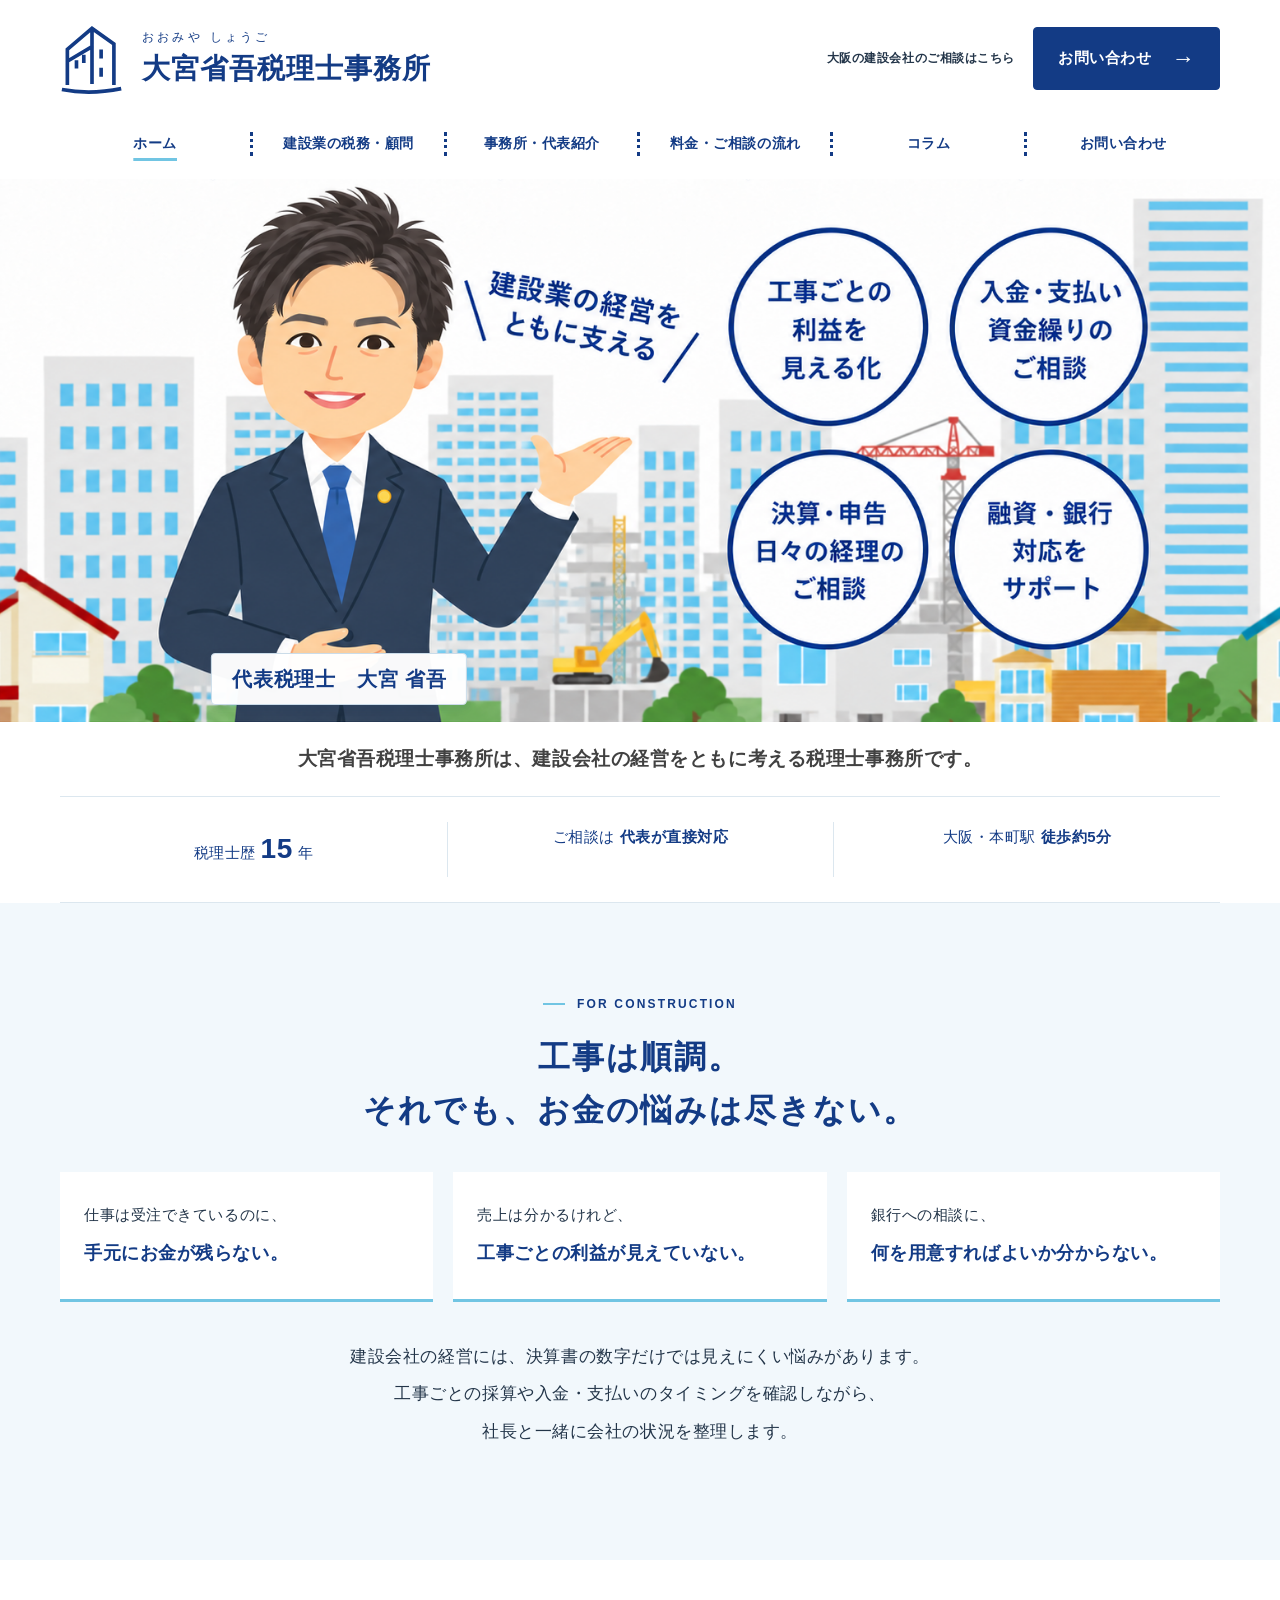
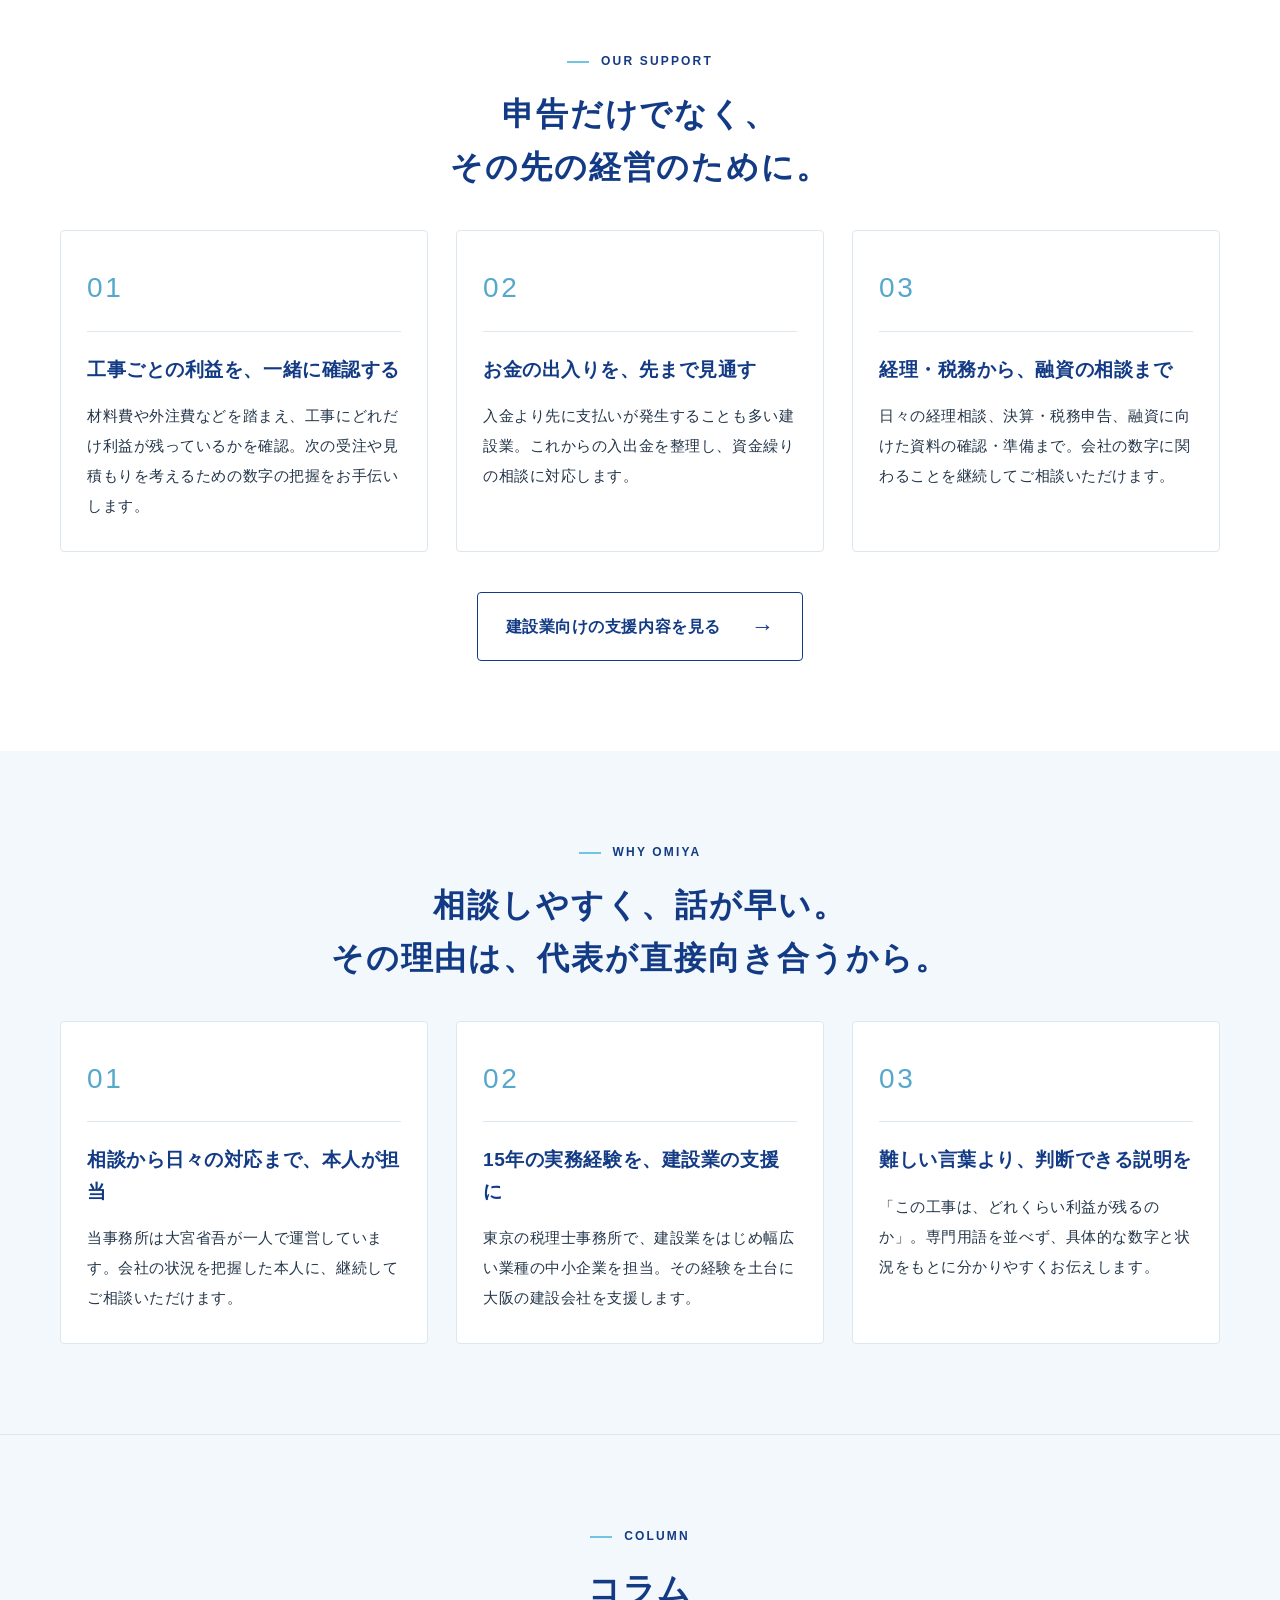
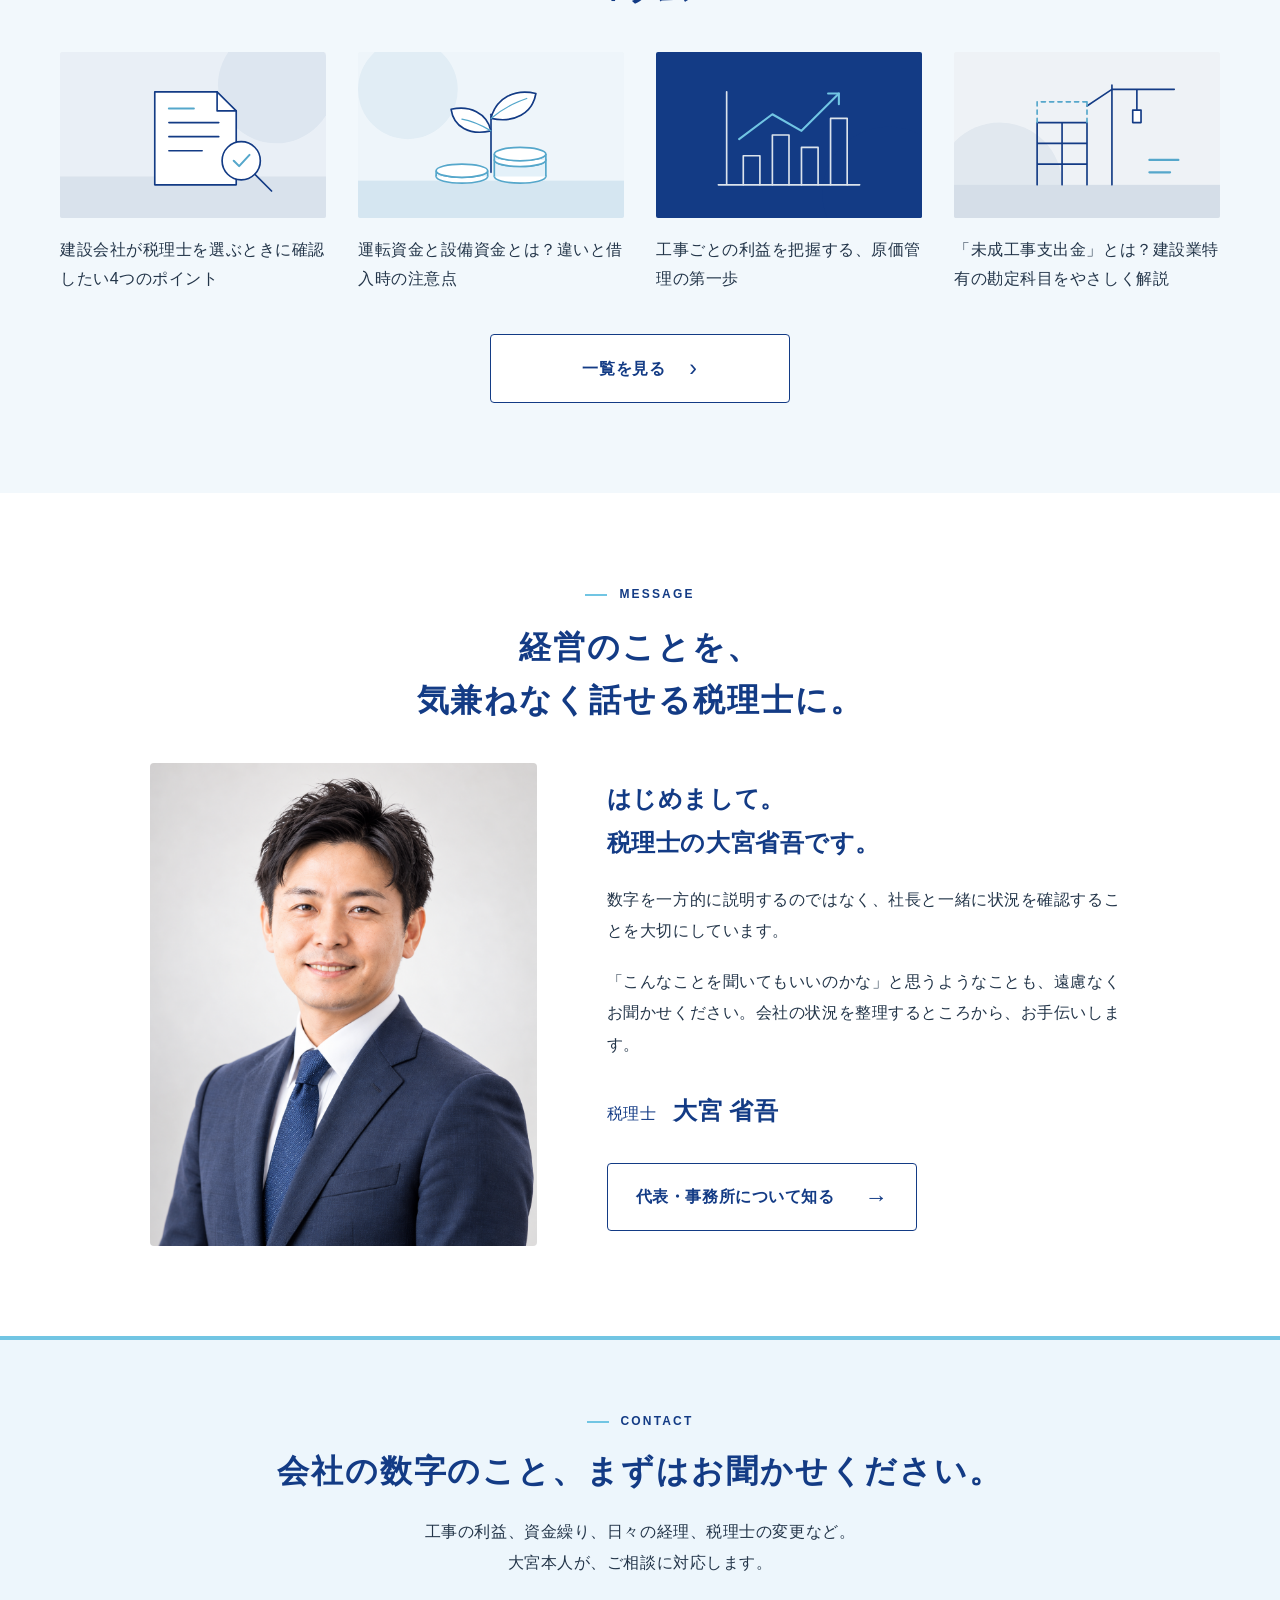
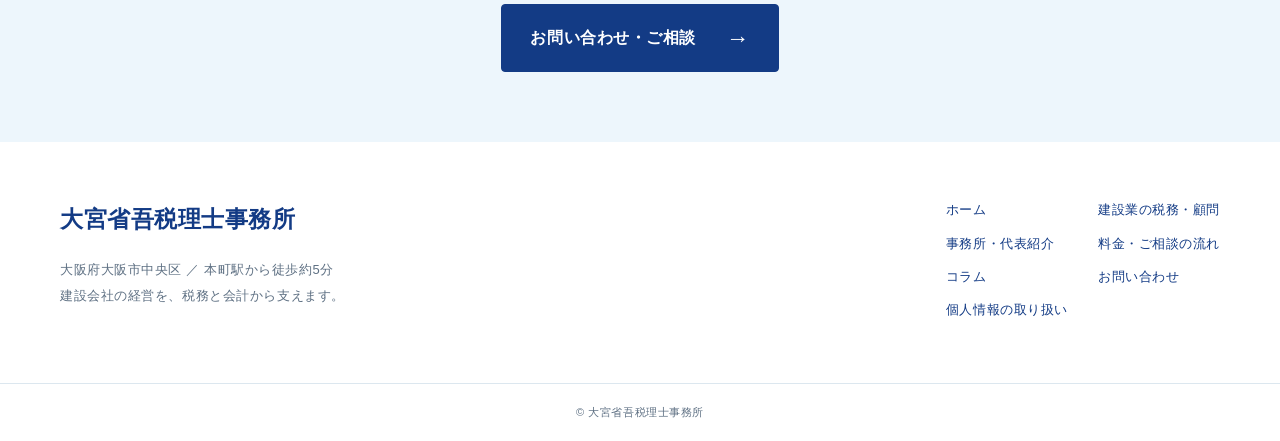
<file: index.html>
<!doctype html><html lang="ja"><head><meta charset="utf-8"><meta name="viewport" content="width=device-width,initial-scale=1"><title>大阪・本町の建設業に特化した税理士｜大宮省吾税理士事務所</title><meta name="description" content="大阪市中央区・本町駅徒歩約5分。税理士・大宮省吾が、建設会社の決算申告、工事別利益管理、資金繰り、融資の相談に直接対応します。"><link rel="icon" href="assets/favicon.svg" type="image/svg+xml"><link rel="stylesheet" href="assets/style.css"><script src="assets/site.js" defer></script></head><body><a class="skip" href="#main">本文へ移動</a><header class="site-header"><div class="wrap head"><a class="brand" href="index.html"><svg viewBox="0 0 70 80" aria-hidden="true"><path d="M8 69V30L35 7l24 17v45M35 7v61M8 43l27-16M18 42v9m8-15v9m19-15v10m0 10v10M2 74q31 6 65-1" fill="none" stroke="currentColor" stroke-width="4"/></svg><span><small>おおみや しょうご</small><strong>大宮省吾税理士事務所</strong></span></a><div class="head-contact"><small>大阪の建設会社のご相談はこちら</small><a class="button " href="contact.html">お問い合わせ<span aria-hidden="true">→</span></a></div><button class="menu" aria-label="メニューを開く" aria-expanded="false" aria-controls="navigation">☰</button></div><nav id="navigation" class="wrap nav" aria-label="メインメニュー"><a href="index.html" aria-current=page>ホーム</a><a href="services.html" >建設業の税務・顧問</a><a href="about.html" >事務所・代表紹介</a><a href="fees.html" >料金・ご相談の流れ</a><a href="column.html" >コラム</a><a href="contact.html" >お問い合わせ</a></nav></header><main id="main"><section class="hero" aria-labelledby="hero-title"><h1 class="sr-only" id="hero-title">建設業の経営を、ともに支える。</h1><div class="hero-visual"><div class="hero-art" role="img" aria-label="大宮省吾の似顔絵と大阪の街並み。工事ごとの利益管理、資金繰り、決算申告、融資・銀行対応をサポート。"></div><p class="hero-name">代表税理士　大宮 省吾</p></div><p class="hero-caption">大宮省吾税理士事務所は、<br class="mobile">建設会社の経営をともに考える税理士事務所です。</p></section><div class="mobile-hero-action"><a class="button " href="contact.html">お問い合わせ・ご相談<span aria-hidden="true">→</span></a></div><div class="trust wrap"><span>税理士歴 <b>15</b> 年</span><span>ご相談は <strong>代表が直接対応</strong></span><span>大阪・本町駅 <strong>徒歩約5分</strong></span></div><section class="section pale"><div class="wrap"><p class="eyebrow">FOR CONSTRUCTION</p><h2>工事は順調。<br>それでも、<br class="mobile">お金の悩みは尽きない。</h2><div class="worries"><p>仕事は受注できているのに、<strong>手元にお金が残らない。</strong></p><p>売上は分かるけれど、<strong>工事ごとの利益が見えていない。</strong></p><p>銀行への相談に、<strong>何を用意すればよいか分からない。</strong></p></div><p class="lead center">建設会社の経営には、決算書の数字だけでは見えにくい悩みがあります。<br>工事ごとの採算や入金・支払いのタイミングを確認しながら、<br>社長と一緒に会社の状況を整理します。</p></div></section><section class="section "><div class="wrap"><p class="eyebrow">OUR SUPPORT</p><h2>申告だけでなく、<br>その先の経営のために。</h2><div class="cards"><article class="card"><span class="number">01</span><h3>工事ごとの利益を、一緒に確認する</h3><p>材料費や外注費などを踏まえ、工事にどれだけ利益が残っているかを確認。次の受注や見積もりを考えるための数字の把握をお手伝いします。</p></article><article class="card"><span class="number">02</span><h3>お金の出入りを、先まで見通す</h3><p>入金より先に支払いが発生することも多い建設業。これからの入出金を整理し、資金繰りの相談に対応します。</p></article><article class="card"><span class="number">03</span><h3>経理・税務から、融資の相談まで</h3><p>日々の経理相談、決算・税務申告、融資に向けた資料の確認・準備まで。会社の数字に関わることを継続してご相談いただけます。</p></article></div><div class="center space"><a class="button outline" href="services.html">建設業向けの支援内容を見る<span aria-hidden="true">→</span></a></div></div></section><section class="section pale"><div class="wrap"><p class="eyebrow">WHY OMIYA</p><h2>相談しやすく、話が早い。<br>その理由は、代表が直接向き合うから。</h2><div class="cards"><article class="card"><span class="number">01</span><h3>相談から日々の対応まで、本人が担当</h3><p>当事務所は大宮省吾が一人で運営しています。会社の状況を把握した本人に、継続してご相談いただけます。</p></article><article class="card"><span class="number">02</span><h3>15年の実務経験を、建設業の支援に</h3><p>東京の税理士事務所で、建設業をはじめ幅広い業種の中小企業を担当。その経験を土台に大阪の建設会社を支援します。</p></article><article class="card"><span class="number">03</span><h3>難しい言葉より、判断できる説明を</h3><p>「この工事は、どれくらい利益が残るのか」。専門用語を並べず、具体的な数字と状況をもとに分かりやすくお伝えします。</p></article></div></div></section><section class="section pale home-column"><div class="wrap"><p class="eyebrow">COLUMN</p><h2>コラム</h2><ul class="column-grid"><li class="column-card"><a href="column-tax-accountant-selection.html"><img src="assets/column/tax-accountant.svg" alt="" width="640" height="400" loading="lazy"><h3>建設会社が税理士を選ぶときに確認したい4つのポイント</h3></a></li><li class="column-card"><a href="column-working-and-equipment-funds.html"><img src="assets/column/working-capital.svg" alt="" width="640" height="400" loading="lazy"><h3>運転資金と設備資金とは？違いと借入時の注意点</h3></a></li><li class="column-card"><a href="column-project-cost-management.html"><img src="assets/column/cost-control.svg" alt="" width="640" height="400" loading="lazy"><h3>工事ごとの利益を把握する、原価管理の第一歩</h3></a></li><li class="column-card"><a href="column-work-in-progress.html"><img src="assets/column/work-in-progress.svg" alt="" width="640" height="400" loading="lazy"><h3>「未成工事支出金」とは？建設業特有の勘定科目をやさしく解説</h3></a></li></ul><div class="center space"><a class="button outline column-more" href="column.html">一覧を見る<span aria-hidden="true">›</span></a></div></div></section><section class="section "><div class="wrap"><p class="eyebrow">MESSAGE</p><h2>経営のことを、<br>気兼ねなく話せる税理士に。</h2><div class="split"><img class="portrait" src="assets/representative.png" alt="税理士 大宮省吾の写真" loading="lazy"><div><p class="large">はじめまして。<br>税理士の大宮省吾です。</p><p>数字を一方的に説明するのではなく、社長と一緒に状況を確認することを大切にしています。</p><p>「こんなことを聞いてもいいのかな」と思うようなことも、遠慮なくお聞かせください。会社の状況を整理するところから、お手伝いします。</p><p class="signature">税理士　<strong>大宮 省吾</strong></p><a class="button outline" href="about.html">代表・事務所について知る<span aria-hidden="true">→</span></a></div></div></div></section><section class="cta"><div class="wrap"><p class="eyebrow">CONTACT</p><h2>会社の数字のこと、<br class="mobile">まずはお聞かせください。</h2><p>工事の利益、資金繰り、日々の経理、税理士の変更など。<br>大宮本人が、ご相談に対応します。</p><a class="button " href="contact.html">お問い合わせ・ご相談<span aria-hidden="true">→</span></a></div></section></main><footer><div class="wrap footer"><div><a class="footer-brand" href="index.html">大宮省吾税理士事務所</a><p>大阪府大阪市中央区 ／ 本町駅から徒歩約5分<br>建設会社の経営を、税務と会計から支えます。</p></div><div class="footer-links"><a href="index.html">ホーム</a><a href="services.html">建設業の税務・顧問</a><a href="about.html">事務所・代表紹介</a><a href="fees.html">料金・ご相談の流れ</a><a href="column.html">コラム</a><a href="contact.html">お問い合わせ</a><a href="contact.html#privacy">個人情報の取り扱い</a></div></div><div class="copyright">© 大宮省吾税理士事務所</div></footer></body></html>
</file>
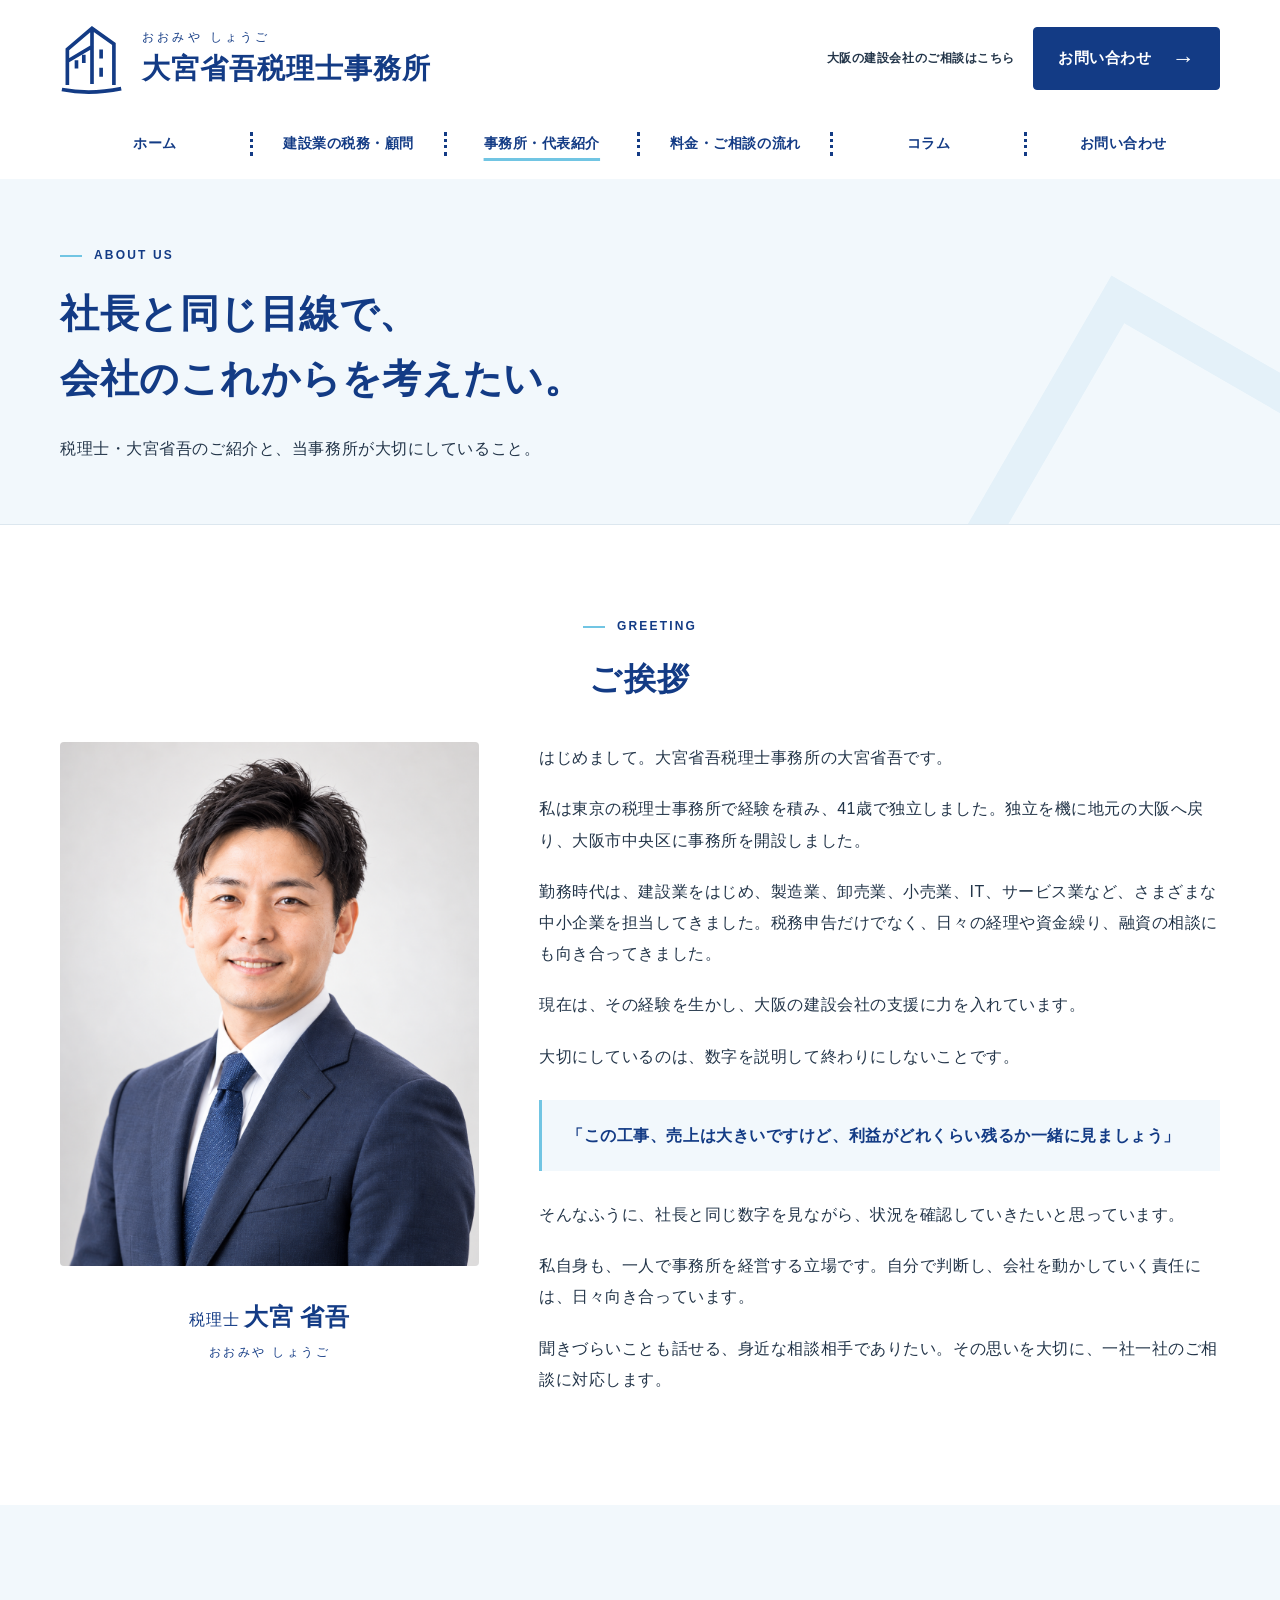
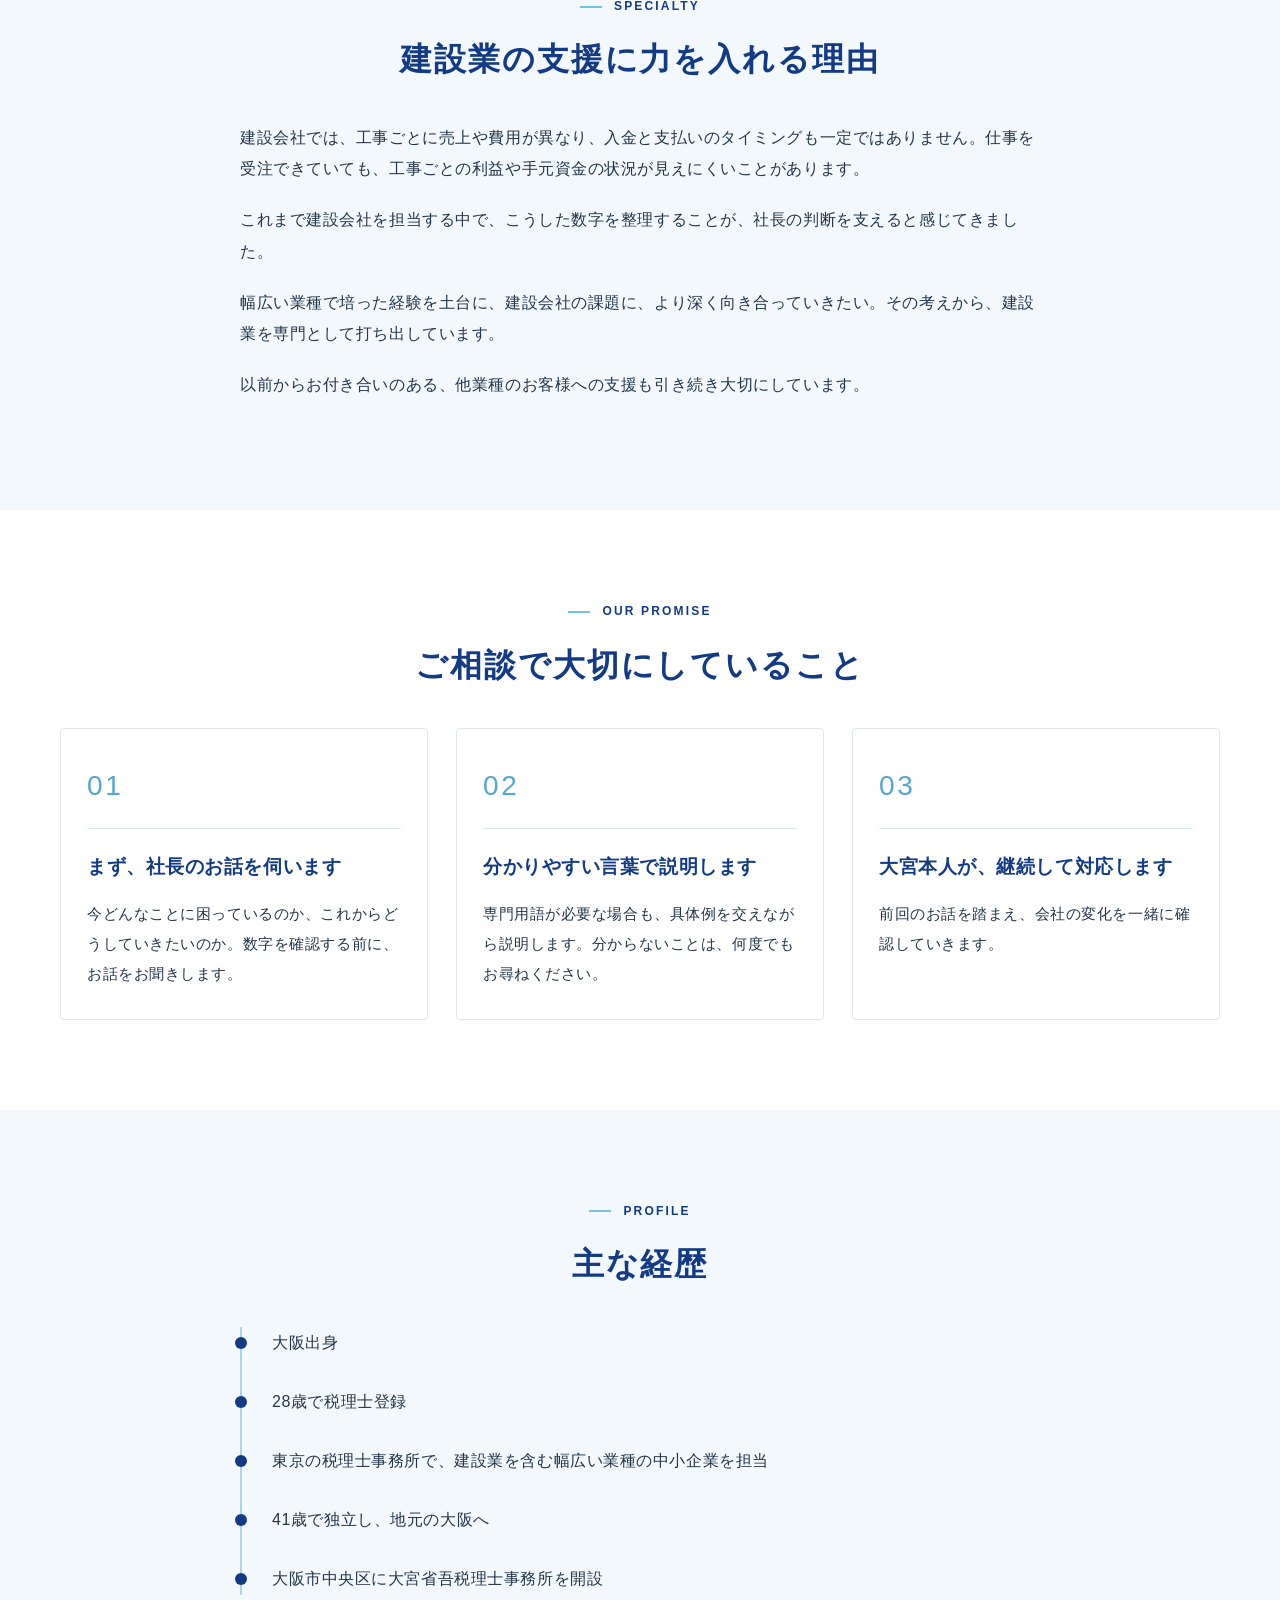
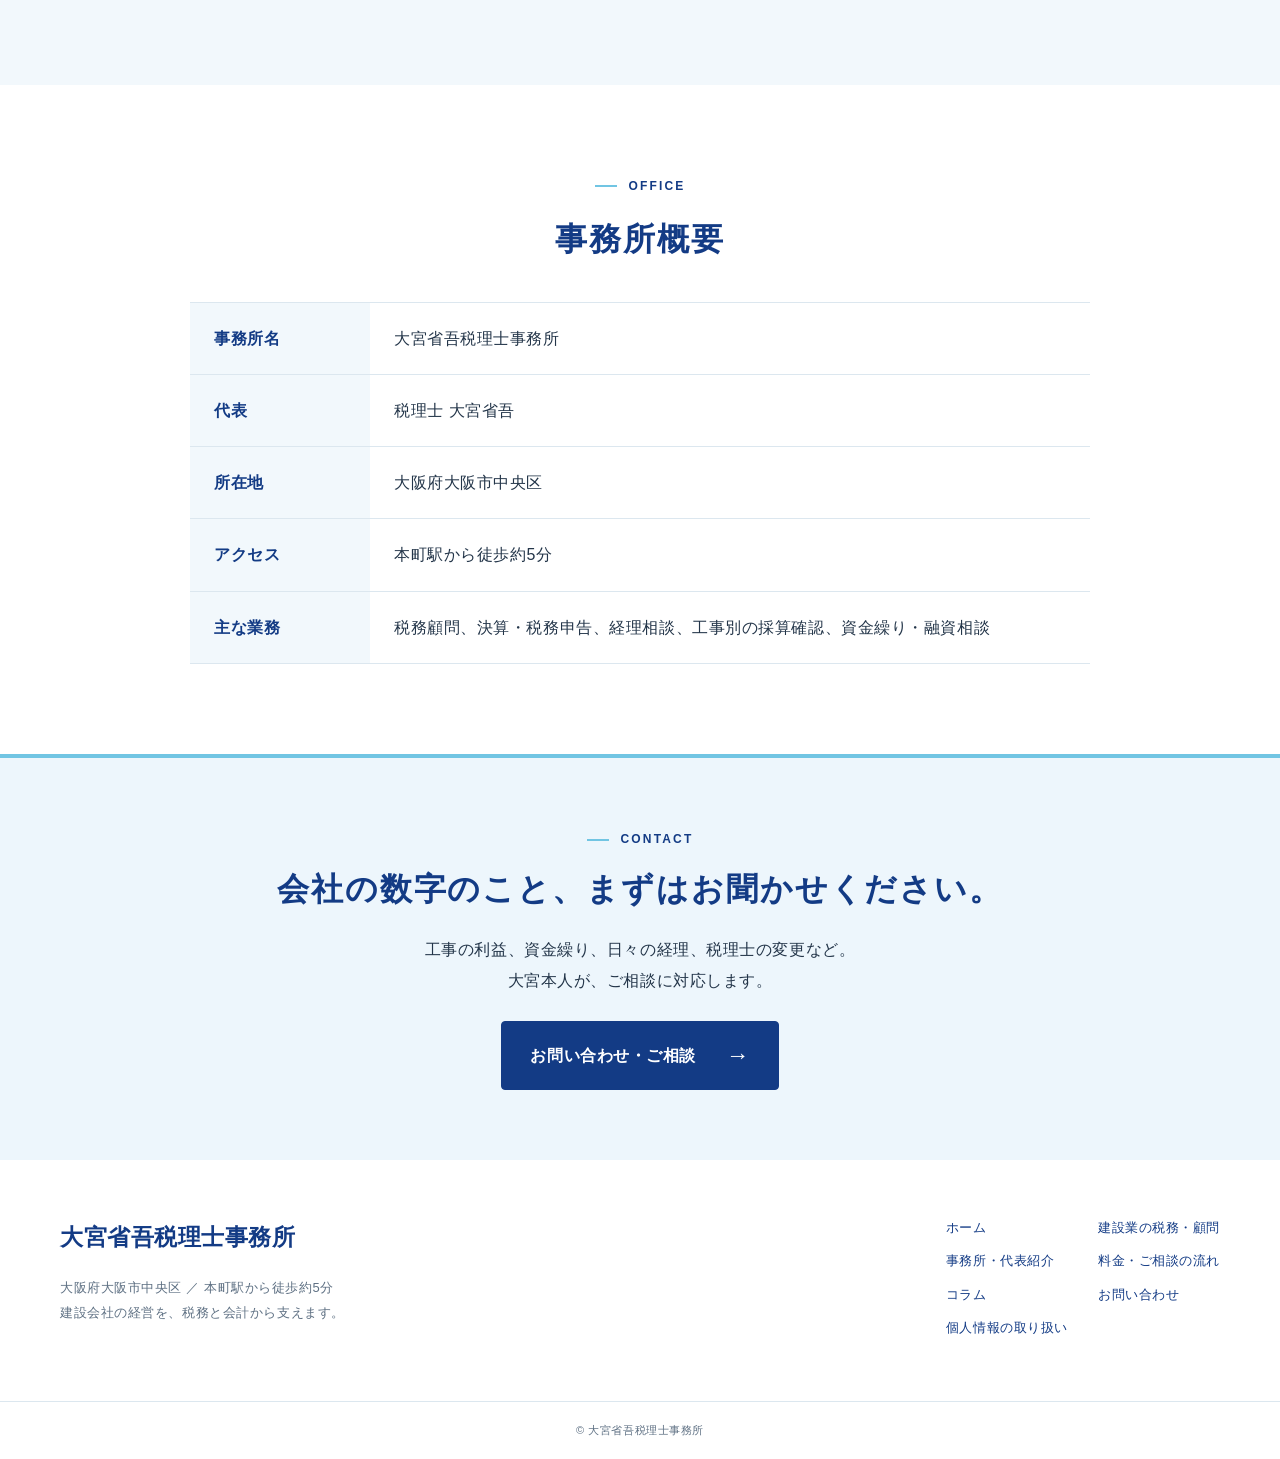
<file: about.html>
<!doctype html><html lang="ja"><head><meta charset="utf-8"><meta name="viewport" content="width=device-width,initial-scale=1"><title>事務所・代表紹介｜大宮省吾税理士事務所</title><meta name="description" content="大阪市中央区・本町駅徒歩約5分。税理士・大宮省吾が、建設会社の決算申告、工事別利益管理、資金繰り、融資の相談に直接対応します。"><link rel="icon" href="assets/favicon.svg" type="image/svg+xml"><link rel="stylesheet" href="assets/style.css"><script src="assets/site.js" defer></script></head><body><a class="skip" href="#main">本文へ移動</a><header class="site-header"><div class="wrap head"><a class="brand" href="index.html"><svg viewBox="0 0 70 80" aria-hidden="true"><path d="M8 69V30L35 7l24 17v45M35 7v61M8 43l27-16M18 42v9m8-15v9m19-15v10m0 10v10M2 74q31 6 65-1" fill="none" stroke="currentColor" stroke-width="4"/></svg><span><small>おおみや しょうご</small><strong>大宮省吾税理士事務所</strong></span></a><div class="head-contact"><small>大阪の建設会社のご相談はこちら</small><a class="button " href="contact.html">お問い合わせ<span aria-hidden="true">→</span></a></div><button class="menu" aria-label="メニューを開く" aria-expanded="false" aria-controls="navigation">☰</button></div><nav id="navigation" class="wrap nav" aria-label="メインメニュー"><a href="index.html" >ホーム</a><a href="services.html" >建設業の税務・顧問</a><a href="about.html" aria-current=page>事務所・代表紹介</a><a href="fees.html" >料金・ご相談の流れ</a><a href="column.html" >コラム</a><a href="contact.html" >お問い合わせ</a></nav></header><main id="main"><header class="page-title"><div class="wrap"><p class="eyebrow">ABOUT US</p><h1>社長と同じ目線で、<br>会社のこれからを考えたい。</h1><p>税理士・大宮省吾のご紹介と、当事務所が大切にしていること。</p></div></header><section class="section "><div class="wrap"><p class="eyebrow">GREETING</p><h2>ご挨拶</h2><div class="split about-split"><div><img class="portrait" src="assets/representative.png" alt="代表税理士 大宮省吾"><p class="signature">税理士 <strong>大宮 省吾</strong><small>おおみや しょうご</small></p></div><div><p>はじめまして。大宮省吾税理士事務所の大宮省吾です。</p><p>私は東京の税理士事務所で経験を積み、41歳で独立しました。独立を機に地元の大阪へ戻り、大阪市中央区に事務所を開設しました。</p><p>勤務時代は、建設業をはじめ、製造業、卸売業、小売業、IT、サービス業など、さまざまな中小企業を担当してきました。税務申告だけでなく、日々の経理や資金繰り、融資の相談にも向き合ってきました。</p><p>現在は、その経験を生かし、大阪の建設会社の支援に力を入れています。</p><p>大切にしているのは、数字を説明して終わりにしないことです。</p><blockquote>「この工事、売上は大きいですけど、利益がどれくらい残るか一緒に見ましょう」</blockquote><p>そんなふうに、社長と同じ数字を見ながら、状況を確認していきたいと思っています。</p><p>私自身も、一人で事務所を経営する立場です。自分で判断し、会社を動かしていく責任には、日々向き合っています。</p><p>聞きづらいことも話せる、身近な相談相手でありたい。その思いを大切に、一社一社のご相談に対応します。</p></div></div></div></section><section class="section pale"><div class="wrap"><p class="eyebrow">SPECIALTY</p><h2>建設業の支援に力を入れる理由</h2><div class="narrow"><p>建設会社では、工事ごとに売上や費用が異なり、入金と支払いのタイミングも一定ではありません。仕事を受注できていても、工事ごとの利益や手元資金の状況が見えにくいことがあります。</p><p>これまで建設会社を担当する中で、こうした数字を整理することが、社長の判断を支えると感じてきました。</p><p>幅広い業種で培った経験を土台に、建設会社の課題に、より深く向き合っていきたい。その考えから、建設業を専門として打ち出しています。</p><p>以前からお付き合いのある、他業種のお客様への支援も引き続き大切にしています。</p></div></div></section><section class="section "><div class="wrap"><p class="eyebrow">OUR PROMISE</p><h2>ご相談で大切にしていること</h2><div class="cards"><article class="card"><span class="number">01</span><h3>まず、社長のお話を伺います</h3><p>今どんなことに困っているのか、これからどうしていきたいのか。数字を確認する前に、お話をお聞きします。</p></article><article class="card"><span class="number">02</span><h3>分かりやすい言葉で説明します</h3><p>専門用語が必要な場合も、具体例を交えながら説明します。分からないことは、何度でもお尋ねください。</p></article><article class="card"><span class="number">03</span><h3>大宮本人が、継続して対応します</h3><p>前回のお話を踏まえ、会社の変化を一緒に確認していきます。</p></article></div></div></section><section class="section pale"><div class="wrap"><p class="eyebrow">PROFILE</p><h2>主な経歴</h2><ol class="timeline"><li>大阪出身</li><li>28歳で税理士登録</li><li>東京の税理士事務所で、建設業を含む幅広い業種の中小企業を担当</li><li>41歳で独立し、地元の大阪へ</li><li>大阪市中央区に大宮省吾税理士事務所を開設</li></ol></div></section><section class="section "><div class="wrap"><p class="eyebrow">OFFICE</p><h2>事務所概要</h2><dl class="info"><dt>事務所名</dt><dd>大宮省吾税理士事務所</dd><dt>代表</dt><dd>税理士 大宮省吾</dd><dt>所在地</dt><dd>大阪府大阪市中央区</dd><dt>アクセス</dt><dd>本町駅から徒歩約5分</dd><dt>主な業務</dt><dd>税務顧問、決算・税務申告、経理相談、工事別の採算確認、資金繰り・融資相談</dd></dl></div></section><section class="cta"><div class="wrap"><p class="eyebrow">CONTACT</p><h2>会社の数字のこと、<br class="mobile">まずはお聞かせください。</h2><p>工事の利益、資金繰り、日々の経理、税理士の変更など。<br>大宮本人が、ご相談に対応します。</p><a class="button " href="contact.html">お問い合わせ・ご相談<span aria-hidden="true">→</span></a></div></section></main><footer><div class="wrap footer"><div><a class="footer-brand" href="index.html">大宮省吾税理士事務所</a><p>大阪府大阪市中央区 ／ 本町駅から徒歩約5分<br>建設会社の経営を、税務と会計から支えます。</p></div><div class="footer-links"><a href="index.html">ホーム</a><a href="services.html">建設業の税務・顧問</a><a href="about.html">事務所・代表紹介</a><a href="fees.html">料金・ご相談の流れ</a><a href="column.html">コラム</a><a href="contact.html">お問い合わせ</a><a href="contact.html#privacy">個人情報の取り扱い</a></div></div><div class="copyright">© 大宮省吾税理士事務所</div></footer></body></html>
</file>
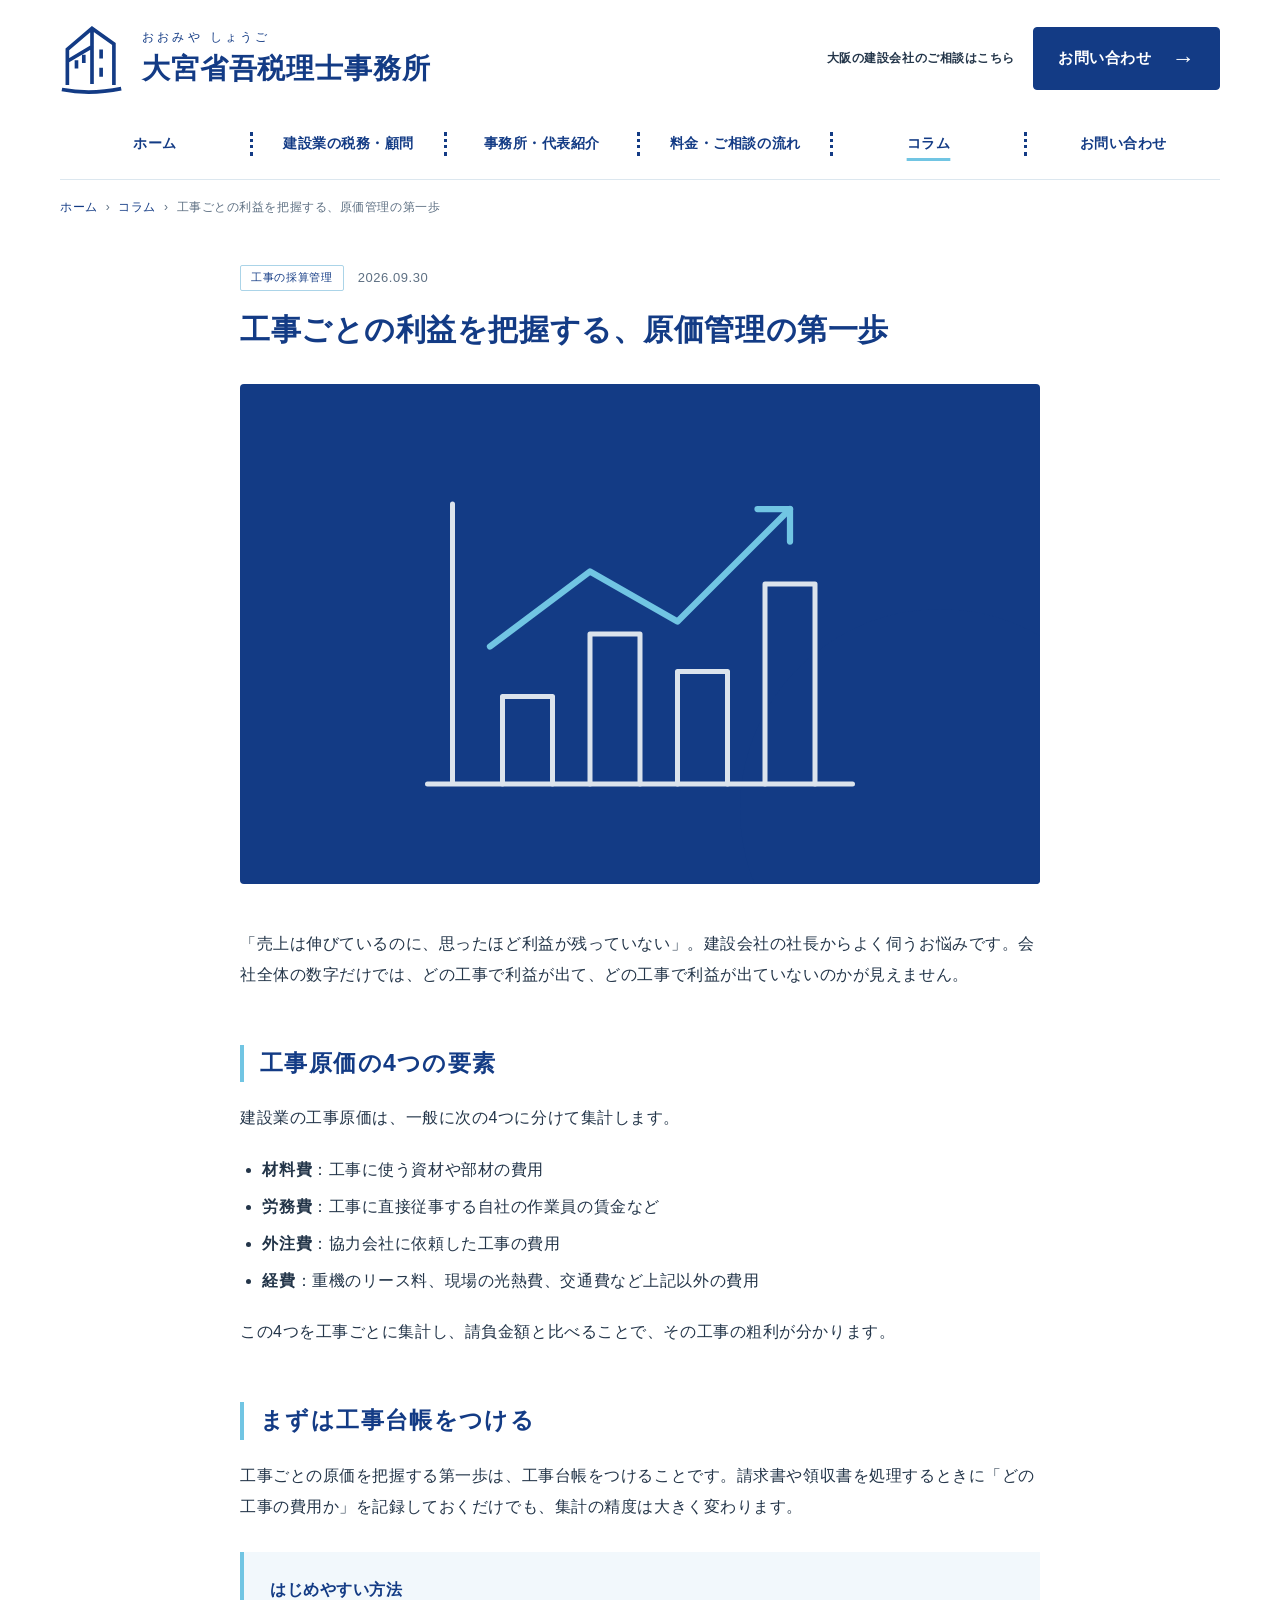
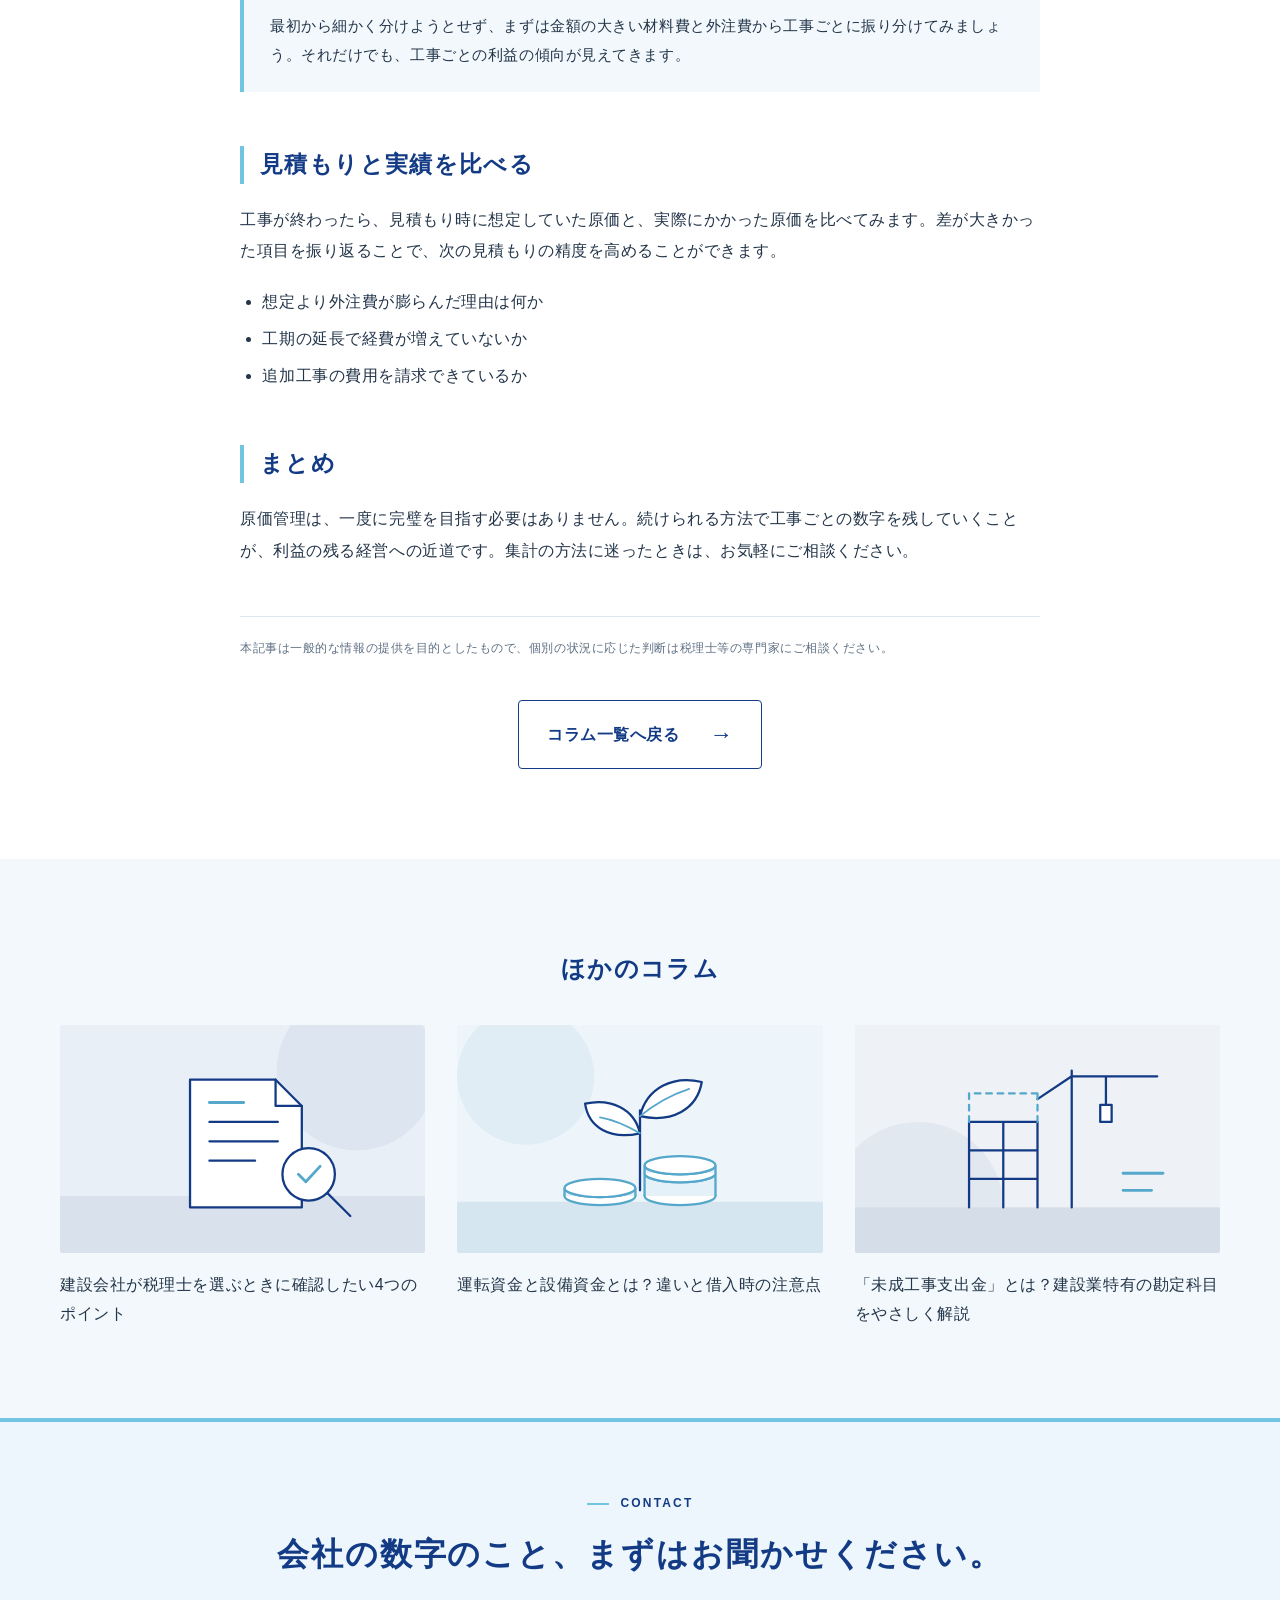
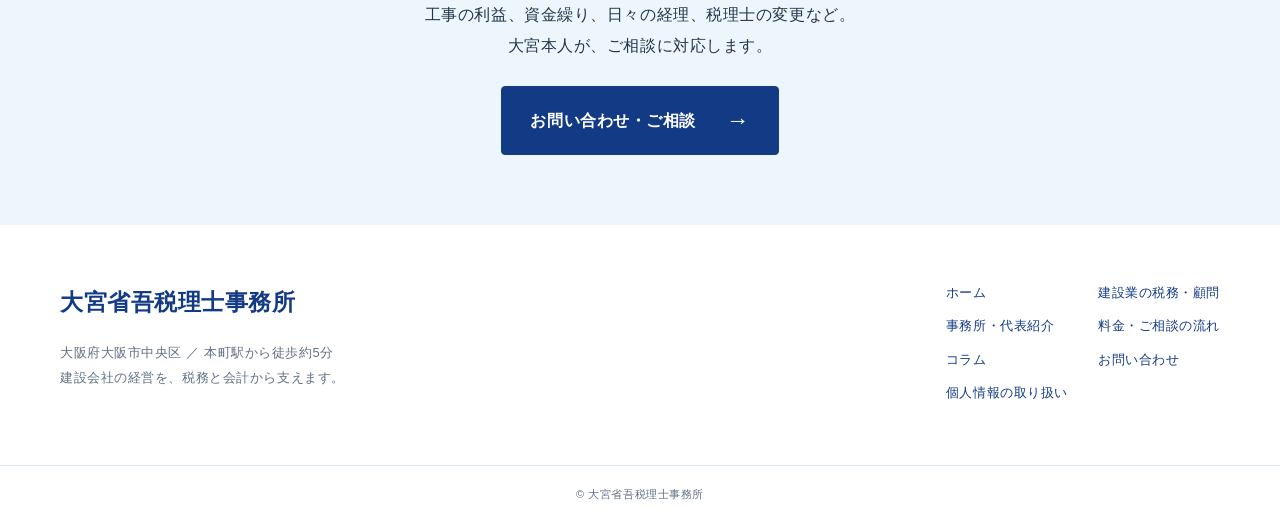
<file: column-project-cost-management.html>
<!doctype html><html lang="ja"><head><meta charset="utf-8"><meta name="viewport" content="width=device-width,initial-scale=1"><title>工事ごとの利益を把握する、原価管理の第一歩｜大宮省吾税理士事務所</title><meta name="description" content="売上は増えているのに手元にお金が残らない。そんなときに見直したい、工事ごとの原価管理の基本を解説します。"><link rel="icon" href="assets/favicon.svg" type="image/svg+xml"><link rel="stylesheet" href="assets/style.css"><script src="assets/site.js" defer></script></head><body><a class="skip" href="#main">本文へ移動</a><header class="site-header"><div class="wrap head"><a class="brand" href="index.html"><svg viewBox="0 0 70 80" aria-hidden="true"><path d="M8 69V30L35 7l24 17v45M35 7v61M8 43l27-16M18 42v9m8-15v9m19-15v10m0 10v10M2 74q31 6 65-1" fill="none" stroke="currentColor" stroke-width="4"/></svg><span><small>おおみや しょうご</small><strong>大宮省吾税理士事務所</strong></span></a><div class="head-contact"><small>大阪の建設会社のご相談はこちら</small><a class="button " href="contact.html">お問い合わせ<span aria-hidden="true">→</span></a></div><button class="menu" aria-label="メニューを開く" aria-expanded="false" aria-controls="navigation">☰</button></div><nav id="navigation" class="wrap nav" aria-label="メインメニュー"><a href="index.html" >ホーム</a><a href="services.html" >建設業の税務・顧問</a><a href="about.html" >事務所・代表紹介</a><a href="fees.html" >料金・ご相談の流れ</a><a href="column.html" aria-current=page>コラム</a><a href="contact.html" >お問い合わせ</a></nav></header><main id="main"><nav class="breadcrumb wrap" aria-label="パンくずリスト"><a href="index.html">ホーム</a><span aria-hidden="true">›</span><a href="column.html">コラム</a><span aria-hidden="true">›</span><span>工事ごとの利益を把握する、原価管理の第一歩</span></nav><article class="article"><div class="wrap narrow"><p class="column-meta"><span class="column-category">工事の採算管理</span><time datetime="2026-09-30">2026.09.30</time></p><h1>工事ごとの利益を把握する、原価管理の第一歩</h1><img class="article-eyecatch" src="assets/column/cost-control.svg" alt="" width="640" height="400"><div class="article-body"><p>「売上は伸びているのに、思ったほど利益が残っていない」。建設会社の社長からよく伺うお悩みです。会社全体の数字だけでは、どの工事で利益が出て、どの工事で利益が出ていないのかが見えません。</p>
<h2>工事原価の4つの要素</h2>
<p>建設業の工事原価は、一般に次の4つに分けて集計します。</p>
<ul><li><strong>材料費</strong>：工事に使う資材や部材の費用</li><li><strong>労務費</strong>：工事に直接従事する自社の作業員の賃金など</li><li><strong>外注費</strong>：協力会社に依頼した工事の費用</li><li><strong>経費</strong>：重機のリース料、現場の光熱費、交通費など上記以外の費用</li></ul>
<p>この4つを工事ごとに集計し、請負金額と比べることで、その工事の粗利が分かります。</p>
<h2>まずは工事台帳をつける</h2>
<p>工事ごとの原価を把握する第一歩は、工事台帳をつけることです。請求書や領収書を処理するときに「どの工事の費用か」を記録しておくだけでも、集計の精度は大きく変わります。</p>
<div class="article-point"><strong>はじめやすい方法</strong><p>最初から細かく分けようとせず、まずは金額の大きい材料費と外注費から工事ごとに振り分けてみましょう。それだけでも、工事ごとの利益の傾向が見えてきます。</p></div>
<h2>見積もりと実績を比べる</h2>
<p>工事が終わったら、見積もり時に想定していた原価と、実際にかかった原価を比べてみます。差が大きかった項目を振り返ることで、次の見積もりの精度を高めることができます。</p>
<ul><li>想定より外注費が膨らんだ理由は何か</li><li>工期の延長で経費が増えていないか</li><li>追加工事の費用を請求できているか</li></ul>
<h2>まとめ</h2>
<p>原価管理は、一度に完璧を目指す必要はありません。続けられる方法で工事ごとの数字を残していくことが、利益の残る経営への近道です。集計の方法に迷ったときは、お気軽にご相談ください。</p></div><p class="article-note">本記事は一般的な情報の提供を目的としたもので、個別の状況に応じた判断は税理士等の専門家にご相談ください。</p><div class="center space"><a class="button outline" href="column.html">コラム一覧へ戻る<span aria-hidden="true">→</span></a></div></div></article><section class="section pale related"><div class="wrap"><h2>ほかのコラム</h2><ul class="column-grid column-grid-related"><li class="column-card"><a href="column-tax-accountant-selection.html"><img src="assets/column/tax-accountant.svg" alt="" width="640" height="400" loading="lazy"><h3>建設会社が税理士を選ぶときに確認したい4つのポイント</h3></a></li><li class="column-card"><a href="column-working-and-equipment-funds.html"><img src="assets/column/working-capital.svg" alt="" width="640" height="400" loading="lazy"><h3>運転資金と設備資金とは？違いと借入時の注意点</h3></a></li><li class="column-card"><a href="column-work-in-progress.html"><img src="assets/column/work-in-progress.svg" alt="" width="640" height="400" loading="lazy"><h3>「未成工事支出金」とは？建設業特有の勘定科目をやさしく解説</h3></a></li></ul></div></section><section class="cta"><div class="wrap"><p class="eyebrow">CONTACT</p><h2>会社の数字のこと、<br class="mobile">まずはお聞かせください。</h2><p>工事の利益、資金繰り、日々の経理、税理士の変更など。<br>大宮本人が、ご相談に対応します。</p><a class="button " href="contact.html">お問い合わせ・ご相談<span aria-hidden="true">→</span></a></div></section></main></main><footer><div class="wrap footer"><div><a class="footer-brand" href="index.html">大宮省吾税理士事務所</a><p>大阪府大阪市中央区 ／ 本町駅から徒歩約5分<br>建設会社の経営を、税務と会計から支えます。</p></div><div class="footer-links"><a href="index.html">ホーム</a><a href="services.html">建設業の税務・顧問</a><a href="about.html">事務所・代表紹介</a><a href="fees.html">料金・ご相談の流れ</a><a href="column.html">コラム</a><a href="contact.html">お問い合わせ</a><a href="contact.html#privacy">個人情報の取り扱い</a></div></div><div class="copyright">© 大宮省吾税理士事務所</div></footer></body></html>
</file>
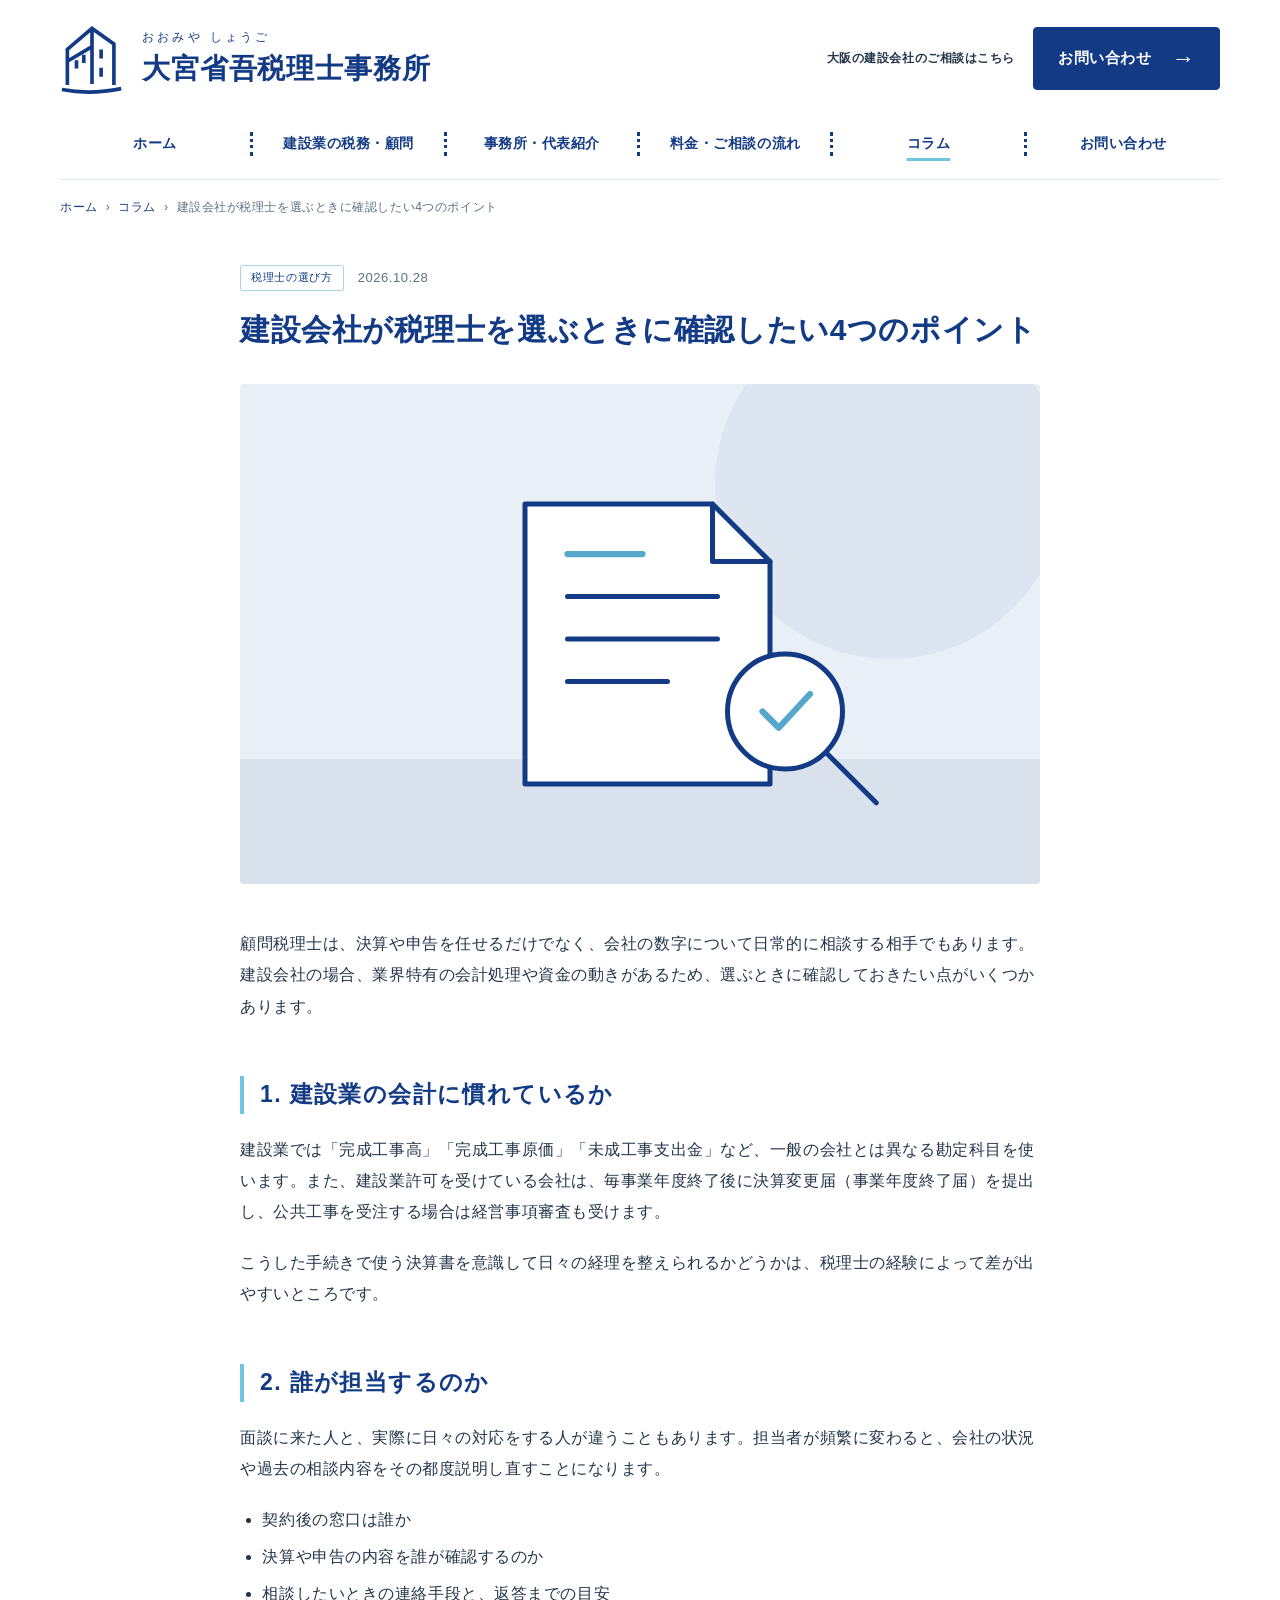
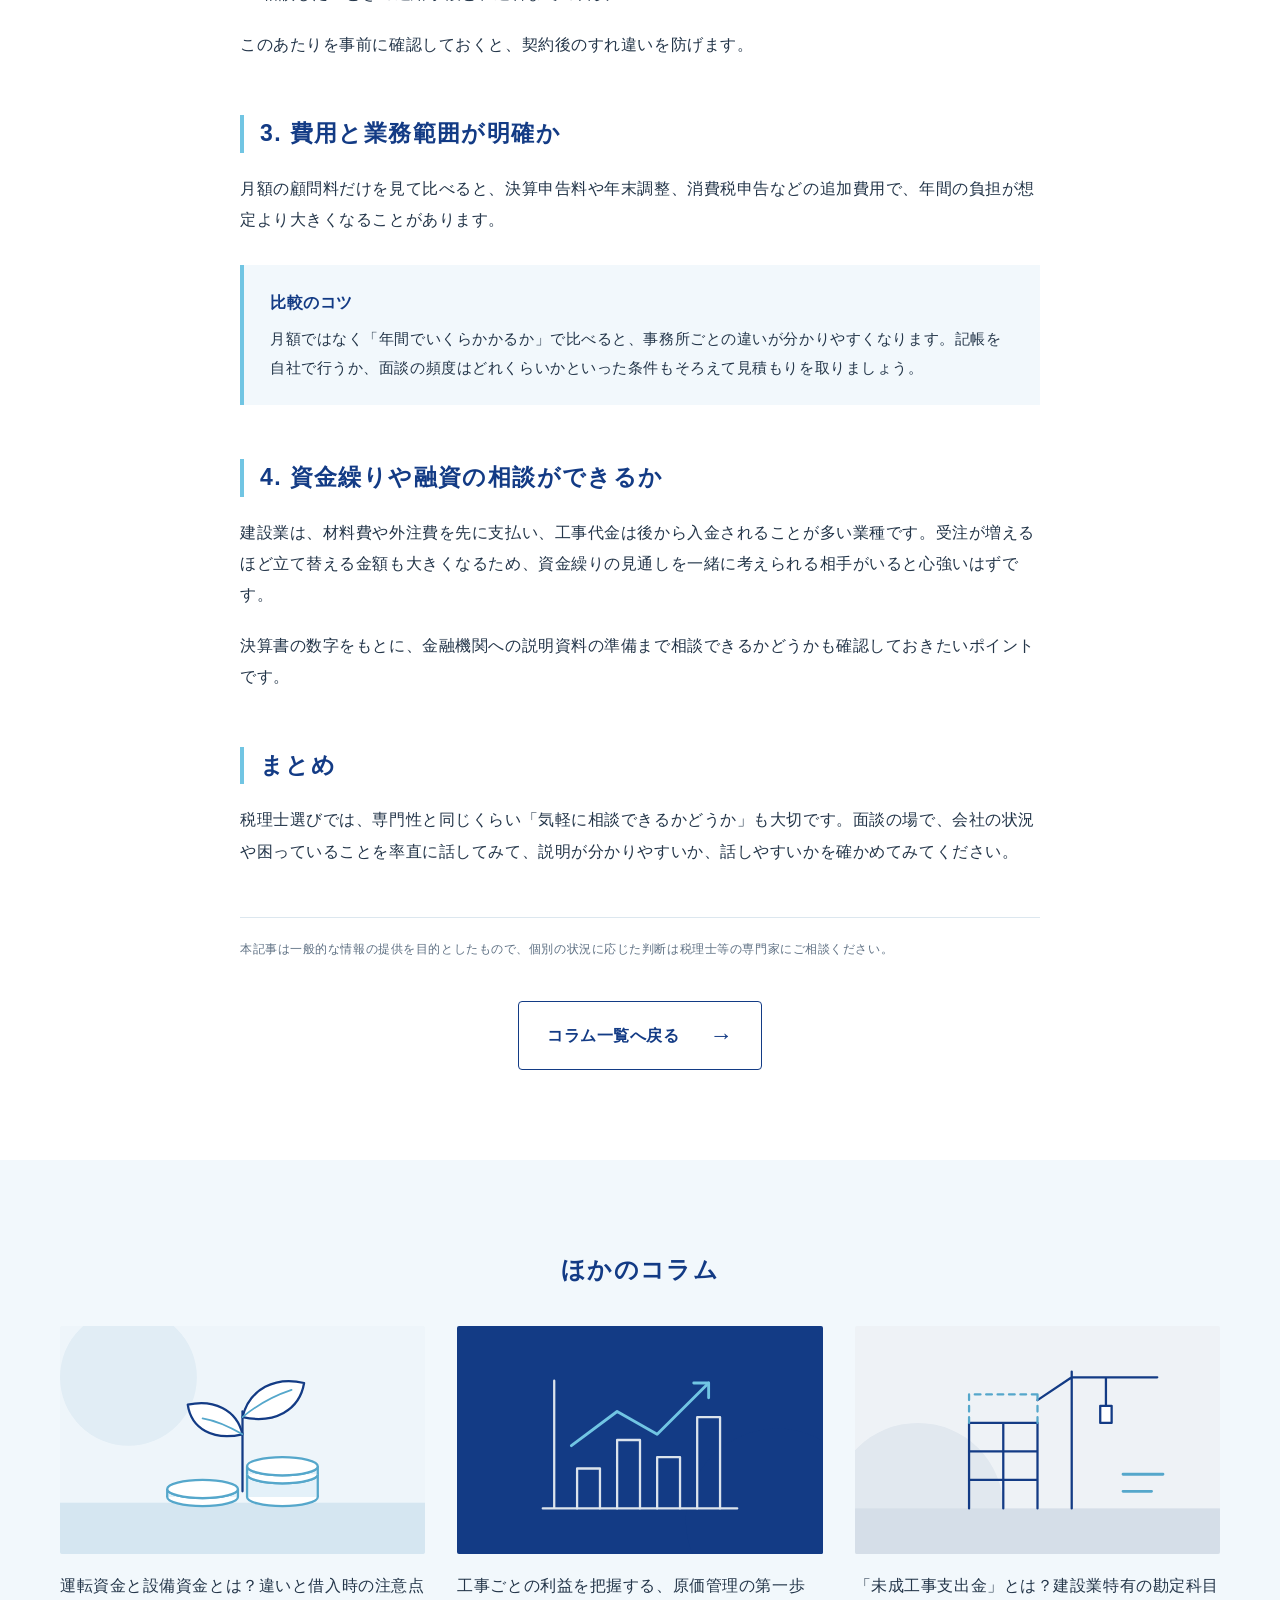
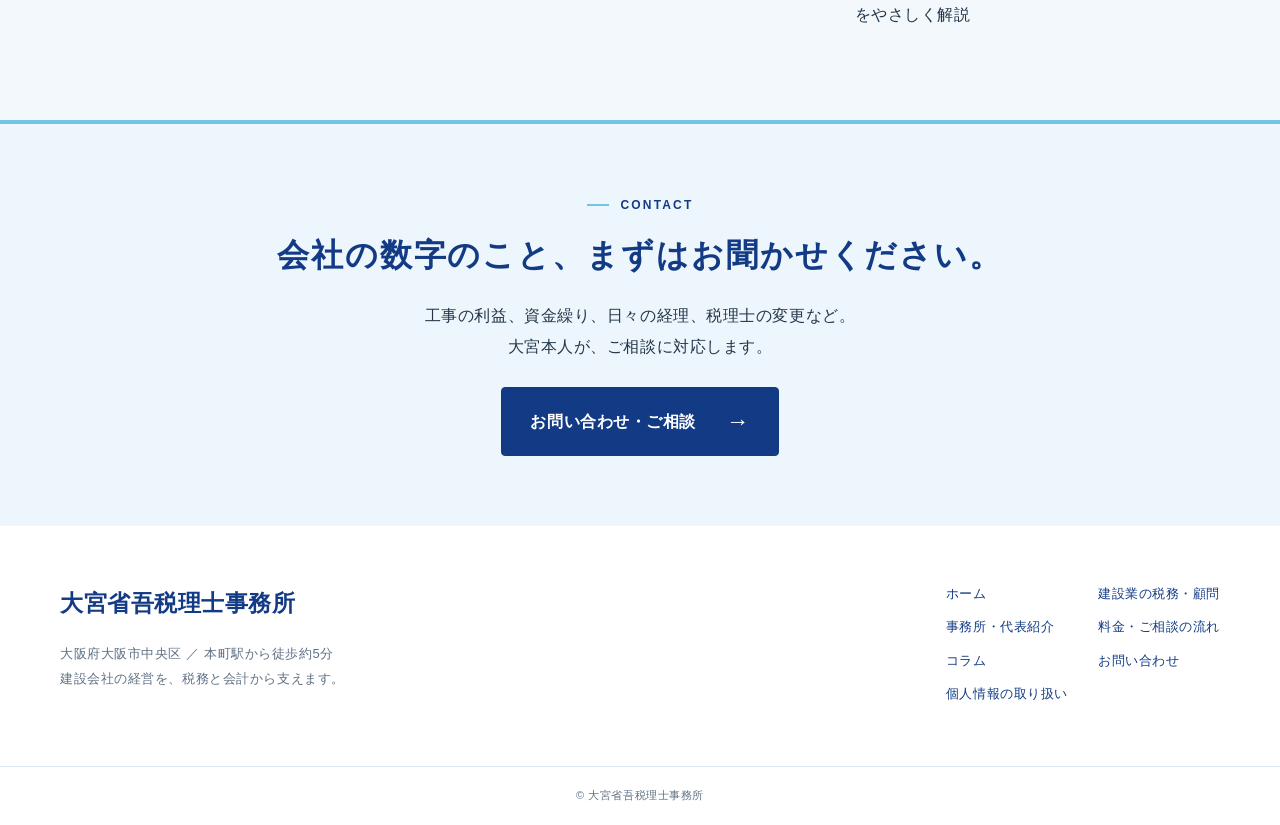
<file: column-tax-accountant-selection.html>
<!doctype html><html lang="ja"><head><meta charset="utf-8"><meta name="viewport" content="width=device-width,initial-scale=1"><title>建設会社が税理士を選ぶときに確認したい4つのポイント｜大宮省吾税理士事務所</title><meta name="description" content="建設会社が顧問税理士を選ぶときに確認したい、建設業会計への理解・担当者・費用・資金繰り相談の4つのポイントを解説します。"><link rel="icon" href="assets/favicon.svg" type="image/svg+xml"><link rel="stylesheet" href="assets/style.css"><script src="assets/site.js" defer></script></head><body><a class="skip" href="#main">本文へ移動</a><header class="site-header"><div class="wrap head"><a class="brand" href="index.html"><svg viewBox="0 0 70 80" aria-hidden="true"><path d="M8 69V30L35 7l24 17v45M35 7v61M8 43l27-16M18 42v9m8-15v9m19-15v10m0 10v10M2 74q31 6 65-1" fill="none" stroke="currentColor" stroke-width="4"/></svg><span><small>おおみや しょうご</small><strong>大宮省吾税理士事務所</strong></span></a><div class="head-contact"><small>大阪の建設会社のご相談はこちら</small><a class="button " href="contact.html">お問い合わせ<span aria-hidden="true">→</span></a></div><button class="menu" aria-label="メニューを開く" aria-expanded="false" aria-controls="navigation">☰</button></div><nav id="navigation" class="wrap nav" aria-label="メインメニュー"><a href="index.html" >ホーム</a><a href="services.html" >建設業の税務・顧問</a><a href="about.html" >事務所・代表紹介</a><a href="fees.html" >料金・ご相談の流れ</a><a href="column.html" aria-current=page>コラム</a><a href="contact.html" >お問い合わせ</a></nav></header><main id="main"><nav class="breadcrumb wrap" aria-label="パンくずリスト"><a href="index.html">ホーム</a><span aria-hidden="true">›</span><a href="column.html">コラム</a><span aria-hidden="true">›</span><span>建設会社が税理士を選ぶときに確認したい4つのポイント</span></nav><article class="article"><div class="wrap narrow"><p class="column-meta"><span class="column-category">税理士の選び方</span><time datetime="2026-10-28">2026.10.28</time></p><h1>建設会社が税理士を選ぶときに確認したい4つのポイント</h1><img class="article-eyecatch" src="assets/column/tax-accountant.svg" alt="" width="640" height="400"><div class="article-body"><p>顧問税理士は、決算や申告を任せるだけでなく、会社の数字について日常的に相談する相手でもあります。建設会社の場合、業界特有の会計処理や資金の動きがあるため、選ぶときに確認しておきたい点がいくつかあります。</p>
<h2>1. 建設業の会計に慣れているか</h2>
<p>建設業では「完成工事高」「完成工事原価」「未成工事支出金」など、一般の会社とは異なる勘定科目を使います。また、建設業許可を受けている会社は、毎事業年度終了後に決算変更届（事業年度終了届）を提出し、公共工事を受注する場合は経営事項審査も受けます。</p>
<p>こうした手続きで使う決算書を意識して日々の経理を整えられるかどうかは、税理士の経験によって差が出やすいところです。</p>
<h2>2. 誰が担当するのか</h2>
<p>面談に来た人と、実際に日々の対応をする人が違うこともあります。担当者が頻繁に変わると、会社の状況や過去の相談内容をその都度説明し直すことになります。</p>
<ul><li>契約後の窓口は誰か</li><li>決算や申告の内容を誰が確認するのか</li><li>相談したいときの連絡手段と、返答までの目安</li></ul>
<p>このあたりを事前に確認しておくと、契約後のすれ違いを防げます。</p>
<h2>3. 費用と業務範囲が明確か</h2>
<p>月額の顧問料だけを見て比べると、決算申告料や年末調整、消費税申告などの追加費用で、年間の負担が想定より大きくなることがあります。</p>
<div class="article-point"><strong>比較のコツ</strong><p>月額ではなく「年間でいくらかかるか」で比べると、事務所ごとの違いが分かりやすくなります。記帳を自社で行うか、面談の頻度はどれくらいかといった条件もそろえて見積もりを取りましょう。</p></div>
<h2>4. 資金繰りや融資の相談ができるか</h2>
<p>建設業は、材料費や外注費を先に支払い、工事代金は後から入金されることが多い業種です。受注が増えるほど立て替える金額も大きくなるため、資金繰りの見通しを一緒に考えられる相手がいると心強いはずです。</p>
<p>決算書の数字をもとに、金融機関への説明資料の準備まで相談できるかどうかも確認しておきたいポイントです。</p>
<h2>まとめ</h2>
<p>税理士選びでは、専門性と同じくらい「気軽に相談できるかどうか」も大切です。面談の場で、会社の状況や困っていることを率直に話してみて、説明が分かりやすいか、話しやすいかを確かめてみてください。</p></div><p class="article-note">本記事は一般的な情報の提供を目的としたもので、個別の状況に応じた判断は税理士等の専門家にご相談ください。</p><div class="center space"><a class="button outline" href="column.html">コラム一覧へ戻る<span aria-hidden="true">→</span></a></div></div></article><section class="section pale related"><div class="wrap"><h2>ほかのコラム</h2><ul class="column-grid column-grid-related"><li class="column-card"><a href="column-working-and-equipment-funds.html"><img src="assets/column/working-capital.svg" alt="" width="640" height="400" loading="lazy"><h3>運転資金と設備資金とは？違いと借入時の注意点</h3></a></li><li class="column-card"><a href="column-project-cost-management.html"><img src="assets/column/cost-control.svg" alt="" width="640" height="400" loading="lazy"><h3>工事ごとの利益を把握する、原価管理の第一歩</h3></a></li><li class="column-card"><a href="column-work-in-progress.html"><img src="assets/column/work-in-progress.svg" alt="" width="640" height="400" loading="lazy"><h3>「未成工事支出金」とは？建設業特有の勘定科目をやさしく解説</h3></a></li></ul></div></section><section class="cta"><div class="wrap"><p class="eyebrow">CONTACT</p><h2>会社の数字のこと、<br class="mobile">まずはお聞かせください。</h2><p>工事の利益、資金繰り、日々の経理、税理士の変更など。<br>大宮本人が、ご相談に対応します。</p><a class="button " href="contact.html">お問い合わせ・ご相談<span aria-hidden="true">→</span></a></div></section></main></main><footer><div class="wrap footer"><div><a class="footer-brand" href="index.html">大宮省吾税理士事務所</a><p>大阪府大阪市中央区 ／ 本町駅から徒歩約5分<br>建設会社の経営を、税務と会計から支えます。</p></div><div class="footer-links"><a href="index.html">ホーム</a><a href="services.html">建設業の税務・顧問</a><a href="about.html">事務所・代表紹介</a><a href="fees.html">料金・ご相談の流れ</a><a href="column.html">コラム</a><a href="contact.html">お問い合わせ</a><a href="contact.html#privacy">個人情報の取り扱い</a></div></div><div class="copyright">© 大宮省吾税理士事務所</div></footer></body></html>
</file>
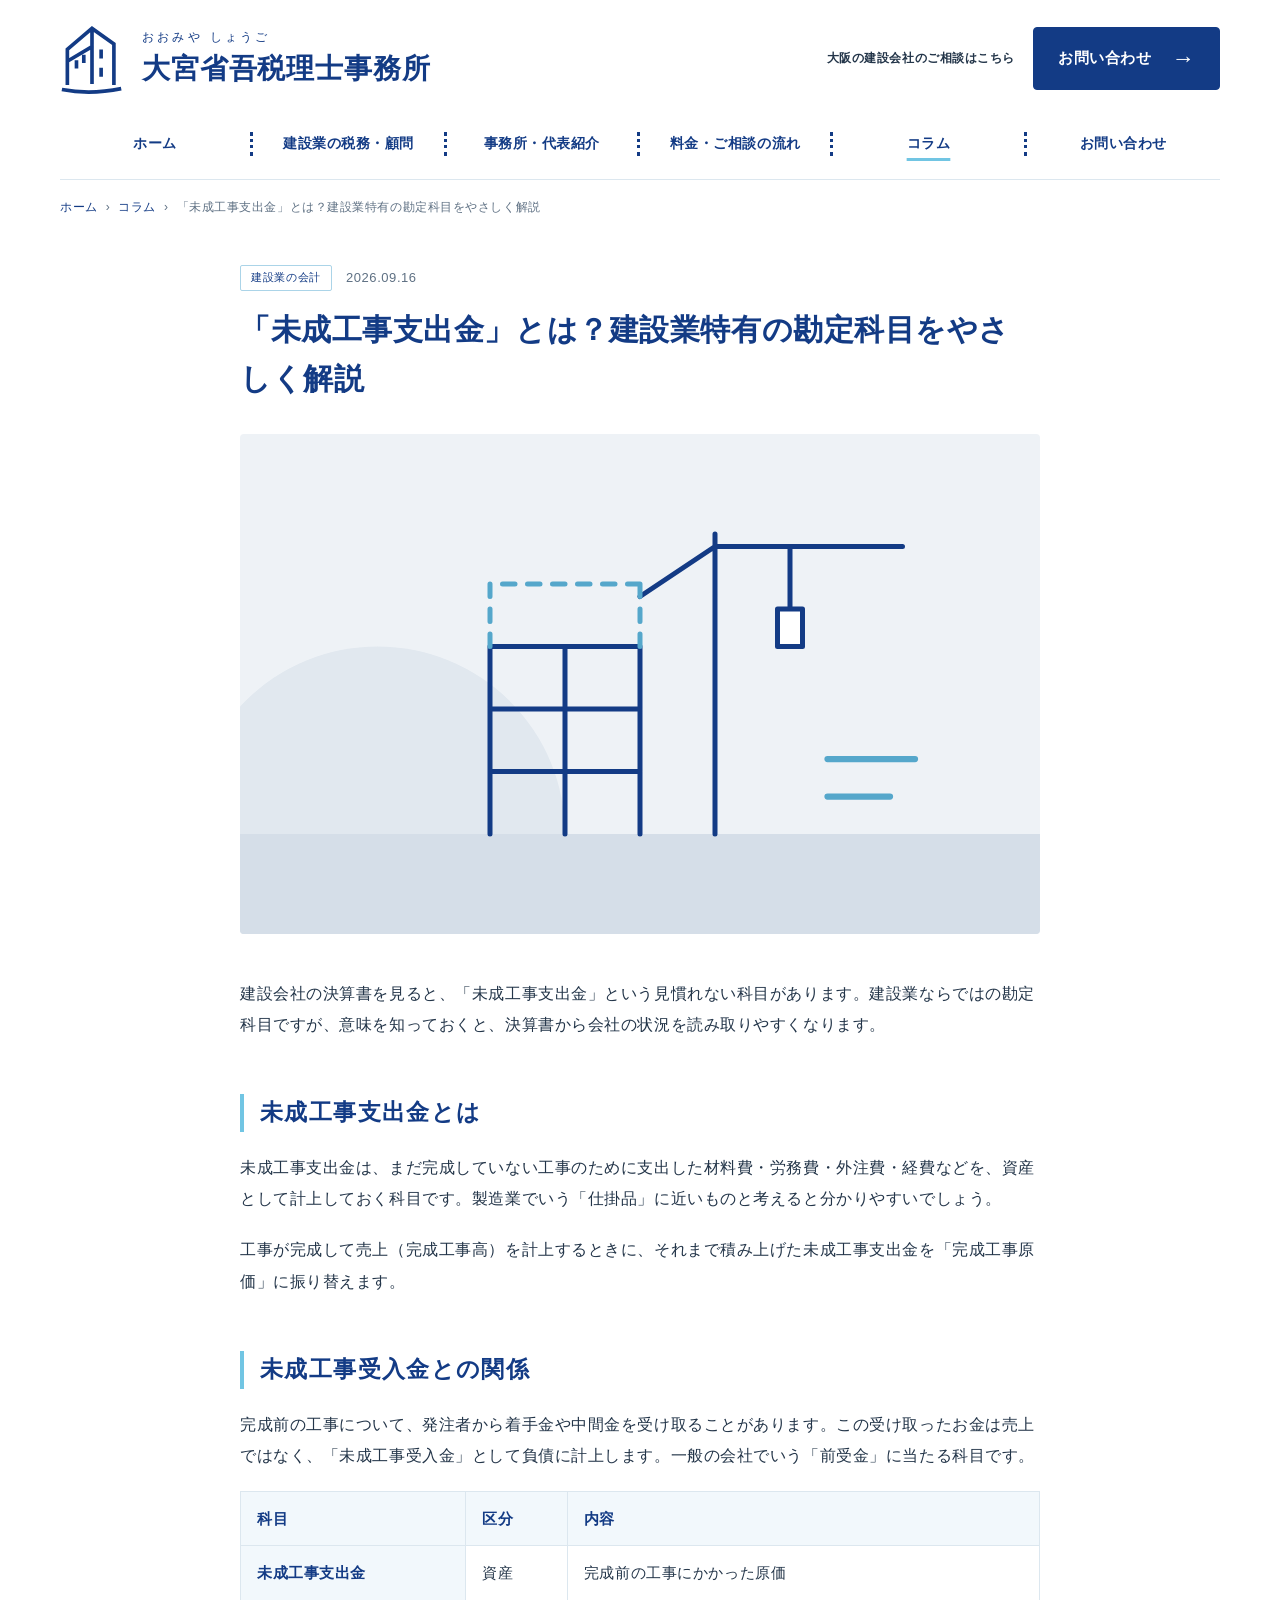
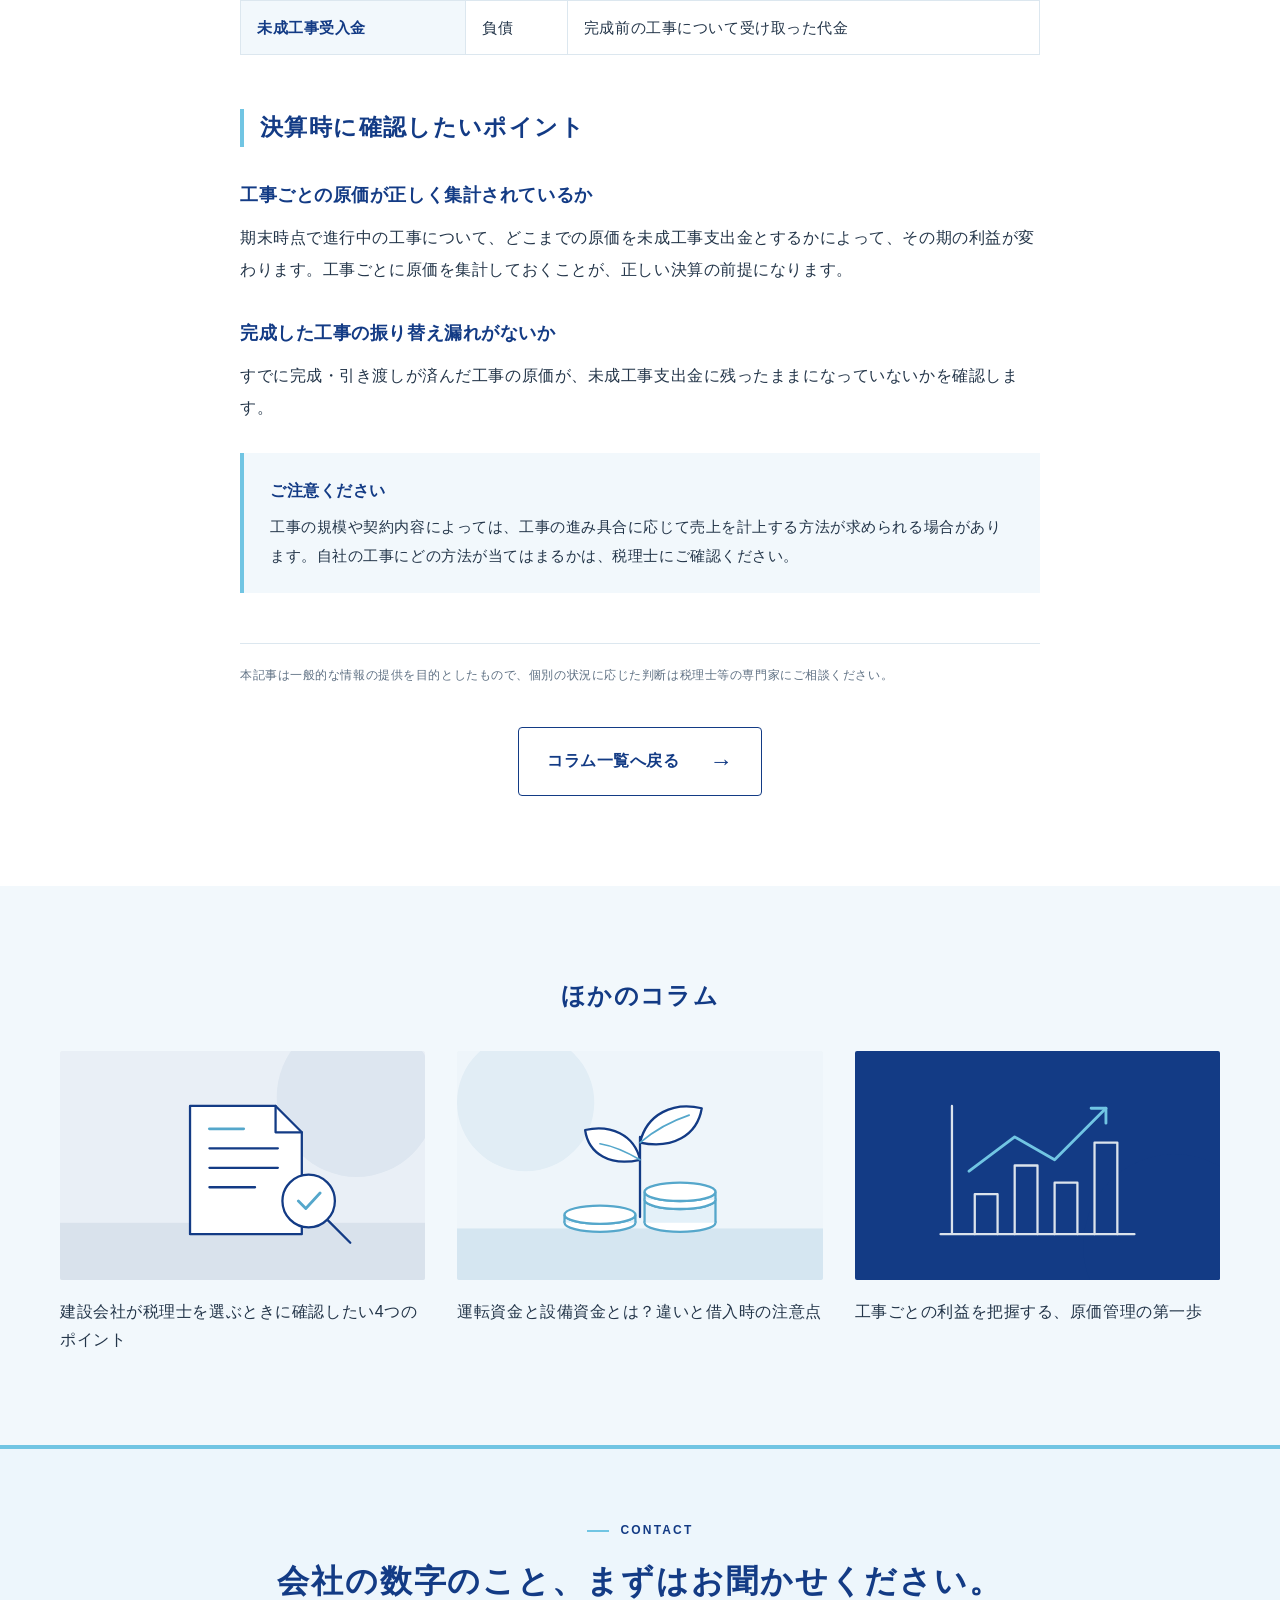
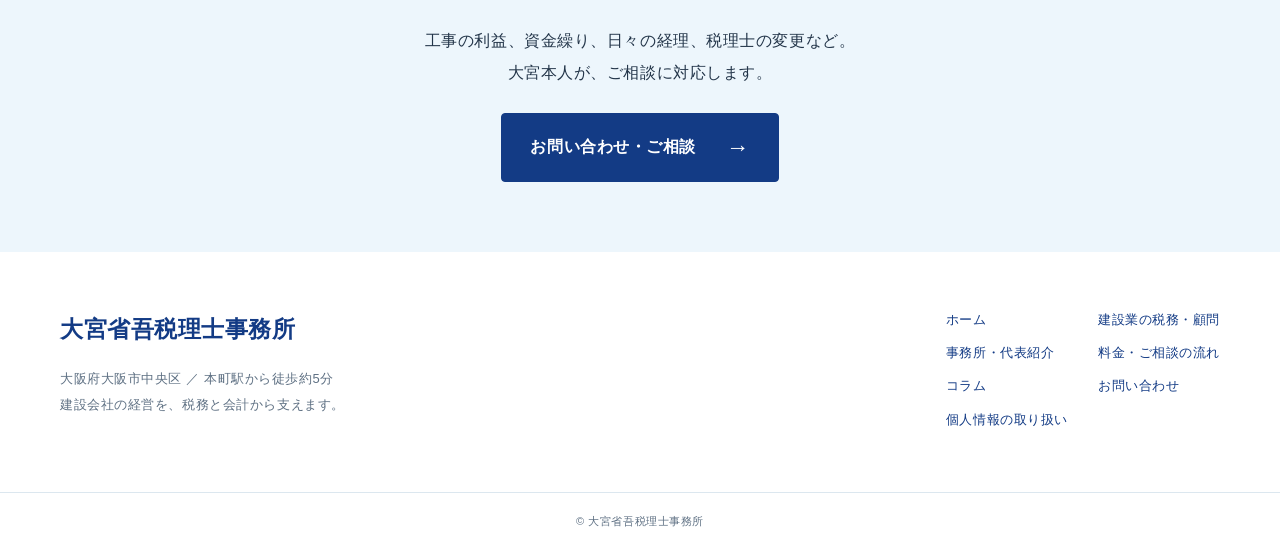
<file: column-work-in-progress.html>
<!doctype html><html lang="ja"><head><meta charset="utf-8"><meta name="viewport" content="width=device-width,initial-scale=1"><title>「未成工事支出金」とは？建設業特有の勘定科目をやさしく解説｜大宮省吾税理士事務所</title><meta name="description" content="建設業の決算書に出てくる「未成工事支出金」「未成工事受入金」の意味と、決算時に確認したいポイントを解説します。"><link rel="icon" href="assets/favicon.svg" type="image/svg+xml"><link rel="stylesheet" href="assets/style.css"><script src="assets/site.js" defer></script></head><body><a class="skip" href="#main">本文へ移動</a><header class="site-header"><div class="wrap head"><a class="brand" href="index.html"><svg viewBox="0 0 70 80" aria-hidden="true"><path d="M8 69V30L35 7l24 17v45M35 7v61M8 43l27-16M18 42v9m8-15v9m19-15v10m0 10v10M2 74q31 6 65-1" fill="none" stroke="currentColor" stroke-width="4"/></svg><span><small>おおみや しょうご</small><strong>大宮省吾税理士事務所</strong></span></a><div class="head-contact"><small>大阪の建設会社のご相談はこちら</small><a class="button " href="contact.html">お問い合わせ<span aria-hidden="true">→</span></a></div><button class="menu" aria-label="メニューを開く" aria-expanded="false" aria-controls="navigation">☰</button></div><nav id="navigation" class="wrap nav" aria-label="メインメニュー"><a href="index.html" >ホーム</a><a href="services.html" >建設業の税務・顧問</a><a href="about.html" >事務所・代表紹介</a><a href="fees.html" >料金・ご相談の流れ</a><a href="column.html" aria-current=page>コラム</a><a href="contact.html" >お問い合わせ</a></nav></header><main id="main"><nav class="breadcrumb wrap" aria-label="パンくずリスト"><a href="index.html">ホーム</a><span aria-hidden="true">›</span><a href="column.html">コラム</a><span aria-hidden="true">›</span><span>「未成工事支出金」とは？建設業特有の勘定科目をやさしく解説</span></nav><article class="article"><div class="wrap narrow"><p class="column-meta"><span class="column-category">建設業の会計</span><time datetime="2026-09-16">2026.09.16</time></p><h1>「未成工事支出金」とは？建設業特有の勘定科目をやさしく解説</h1><img class="article-eyecatch" src="assets/column/work-in-progress.svg" alt="" width="640" height="400"><div class="article-body"><p>建設会社の決算書を見ると、「未成工事支出金」という見慣れない科目があります。建設業ならではの勘定科目ですが、意味を知っておくと、決算書から会社の状況を読み取りやすくなります。</p>
<h2>未成工事支出金とは</h2>
<p>未成工事支出金は、まだ完成していない工事のために支出した材料費・労務費・外注費・経費などを、資産として計上しておく科目です。製造業でいう「仕掛品」に近いものと考えると分かりやすいでしょう。</p>
<p>工事が完成して売上（完成工事高）を計上するときに、それまで積み上げた未成工事支出金を「完成工事原価」に振り替えます。</p>
<h2>未成工事受入金との関係</h2>
<p>完成前の工事について、発注者から着手金や中間金を受け取ることがあります。この受け取ったお金は売上ではなく、「未成工事受入金」として負債に計上します。一般の会社でいう「前受金」に当たる科目です。</p>
<table><thead><tr><th>科目</th><th>区分</th><th>内容</th></tr></thead><tbody><tr><th>未成工事支出金</th><td>資産</td><td>完成前の工事にかかった原価</td></tr><tr><th>未成工事受入金</th><td>負債</td><td>完成前の工事について受け取った代金</td></tr></tbody></table>
<h2>決算時に確認したいポイント</h2>
<h3>工事ごとの原価が正しく集計されているか</h3>
<p>期末時点で進行中の工事について、どこまでの原価を未成工事支出金とするかによって、その期の利益が変わります。工事ごとに原価を集計しておくことが、正しい決算の前提になります。</p>
<h3>完成した工事の振り替え漏れがないか</h3>
<p>すでに完成・引き渡しが済んだ工事の原価が、未成工事支出金に残ったままになっていないかを確認します。</p>
<div class="article-point"><strong>ご注意ください</strong><p>工事の規模や契約内容によっては、工事の進み具合に応じて売上を計上する方法が求められる場合があります。自社の工事にどの方法が当てはまるかは、税理士にご確認ください。</p></div></div><p class="article-note">本記事は一般的な情報の提供を目的としたもので、個別の状況に応じた判断は税理士等の専門家にご相談ください。</p><div class="center space"><a class="button outline" href="column.html">コラム一覧へ戻る<span aria-hidden="true">→</span></a></div></div></article><section class="section pale related"><div class="wrap"><h2>ほかのコラム</h2><ul class="column-grid column-grid-related"><li class="column-card"><a href="column-tax-accountant-selection.html"><img src="assets/column/tax-accountant.svg" alt="" width="640" height="400" loading="lazy"><h3>建設会社が税理士を選ぶときに確認したい4つのポイント</h3></a></li><li class="column-card"><a href="column-working-and-equipment-funds.html"><img src="assets/column/working-capital.svg" alt="" width="640" height="400" loading="lazy"><h3>運転資金と設備資金とは？違いと借入時の注意点</h3></a></li><li class="column-card"><a href="column-project-cost-management.html"><img src="assets/column/cost-control.svg" alt="" width="640" height="400" loading="lazy"><h3>工事ごとの利益を把握する、原価管理の第一歩</h3></a></li></ul></div></section><section class="cta"><div class="wrap"><p class="eyebrow">CONTACT</p><h2>会社の数字のこと、<br class="mobile">まずはお聞かせください。</h2><p>工事の利益、資金繰り、日々の経理、税理士の変更など。<br>大宮本人が、ご相談に対応します。</p><a class="button " href="contact.html">お問い合わせ・ご相談<span aria-hidden="true">→</span></a></div></section></main></main><footer><div class="wrap footer"><div><a class="footer-brand" href="index.html">大宮省吾税理士事務所</a><p>大阪府大阪市中央区 ／ 本町駅から徒歩約5分<br>建設会社の経営を、税務と会計から支えます。</p></div><div class="footer-links"><a href="index.html">ホーム</a><a href="services.html">建設業の税務・顧問</a><a href="about.html">事務所・代表紹介</a><a href="fees.html">料金・ご相談の流れ</a><a href="column.html">コラム</a><a href="contact.html">お問い合わせ</a><a href="contact.html#privacy">個人情報の取り扱い</a></div></div><div class="copyright">© 大宮省吾税理士事務所</div></footer></body></html>
</file>
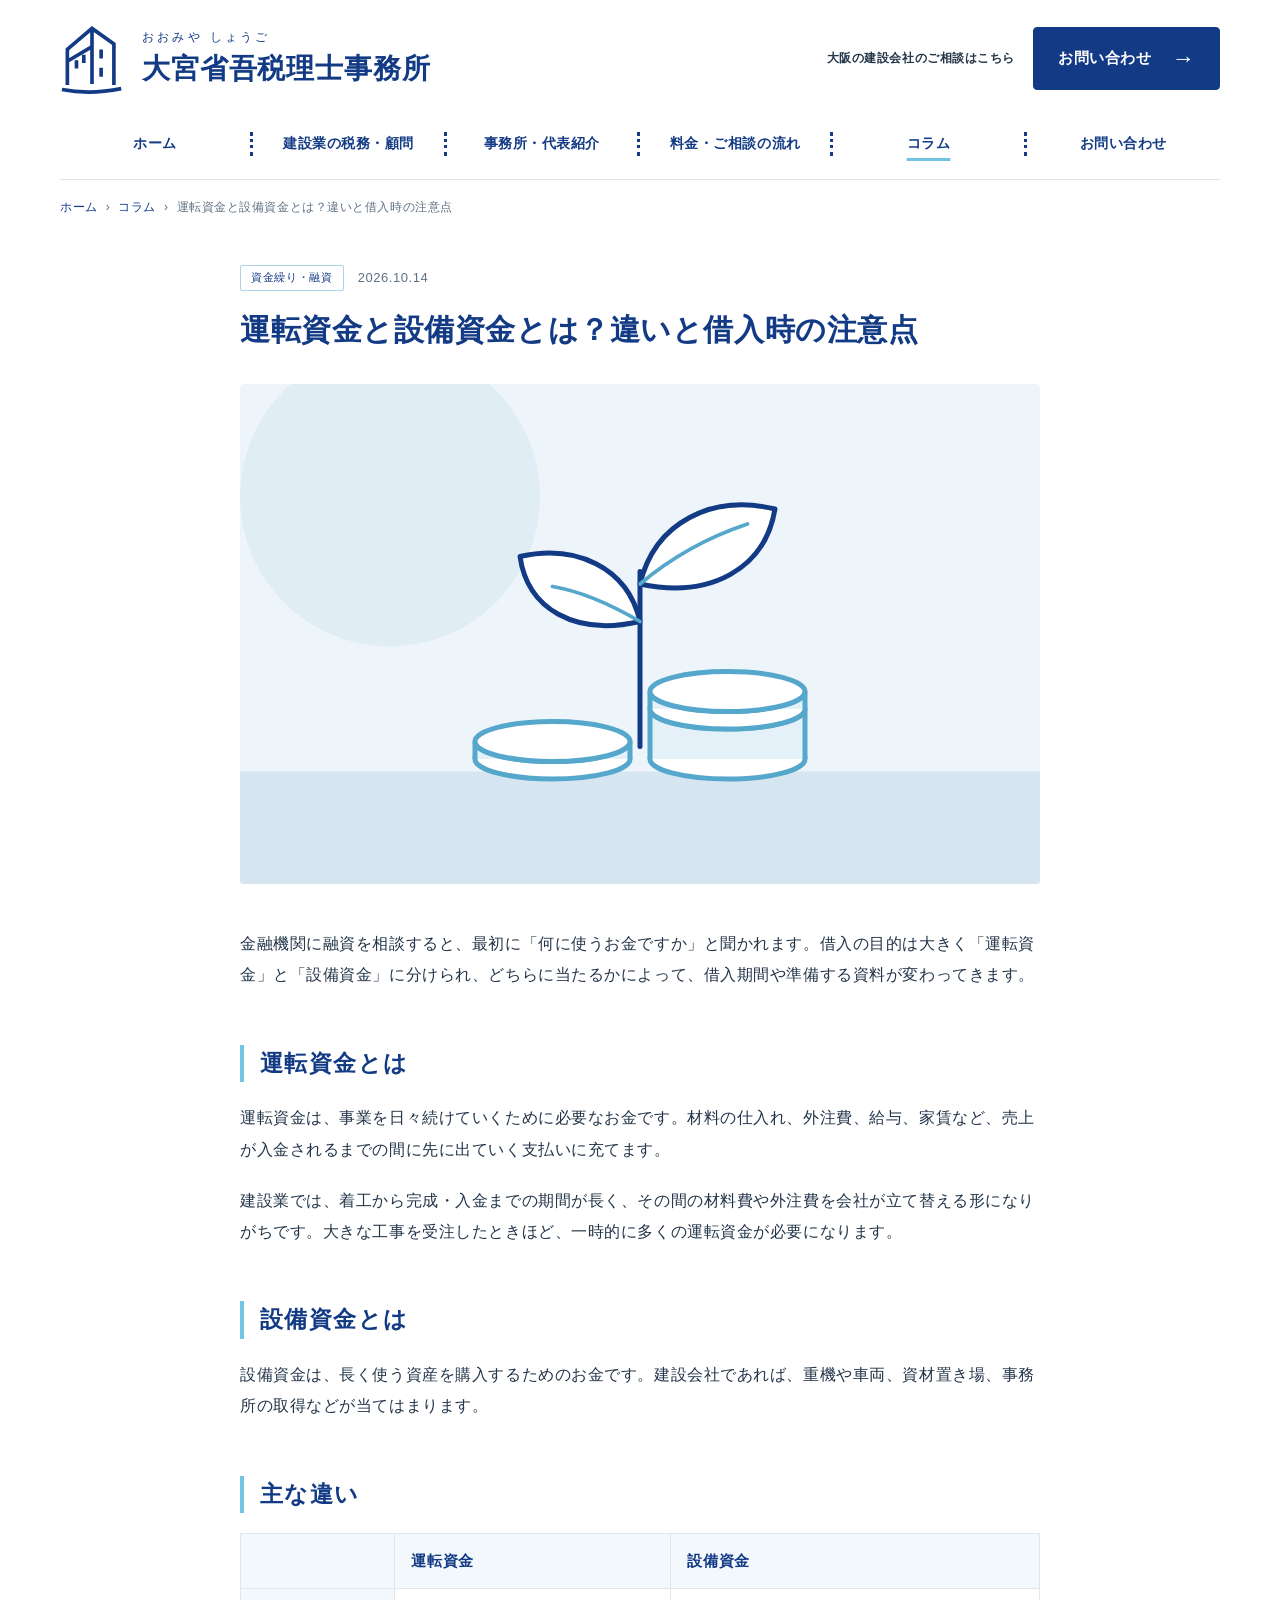
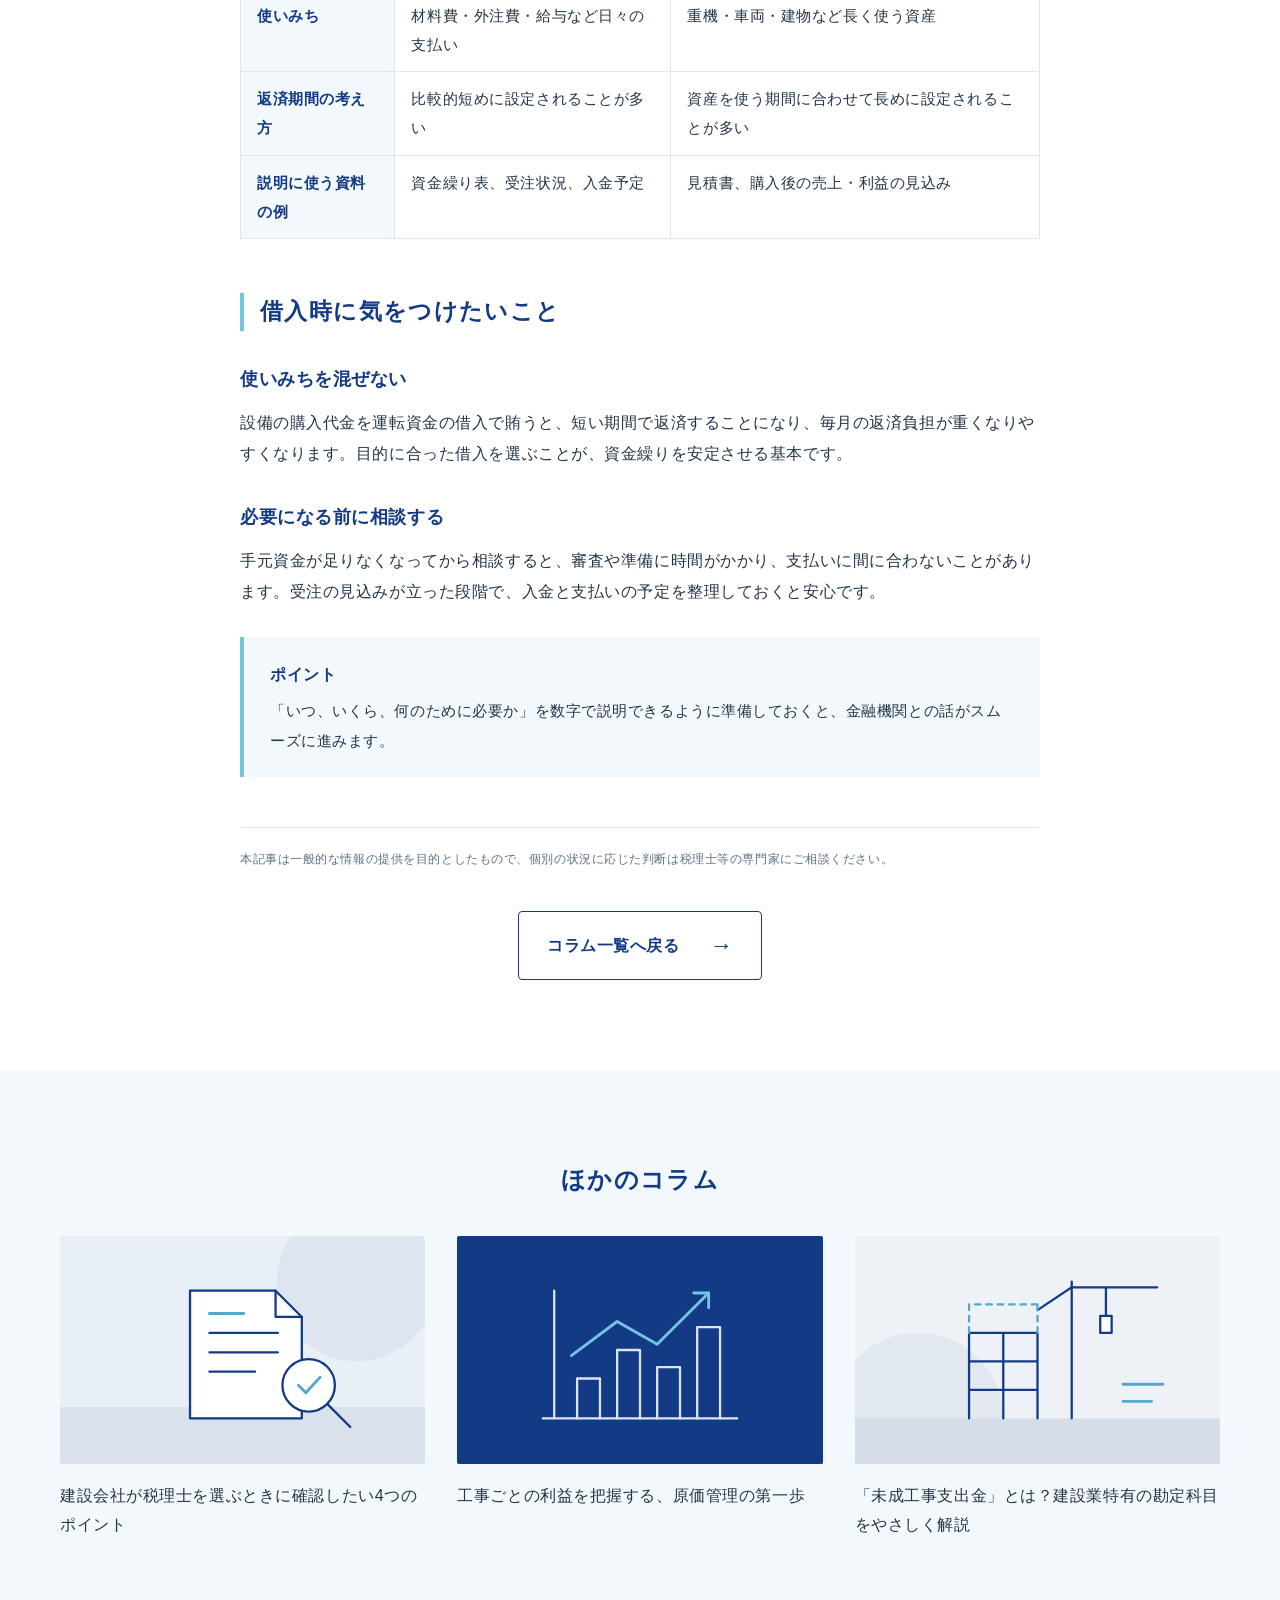
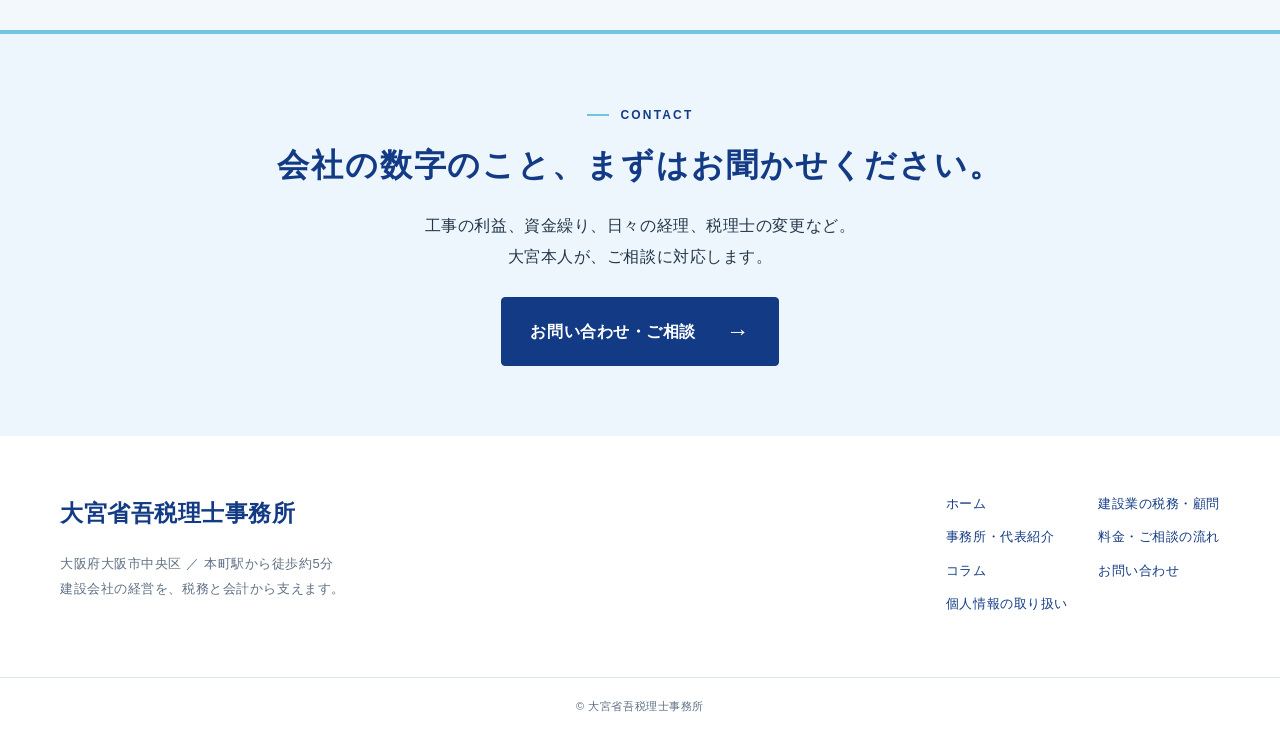
<file: column-working-and-equipment-funds.html>
<!doctype html><html lang="ja"><head><meta charset="utf-8"><meta name="viewport" content="width=device-width,initial-scale=1"><title>運転資金と設備資金とは？違いと借入時の注意点｜大宮省吾税理士事務所</title><meta name="description" content="融資の相談でよく聞く「運転資金」と「設備資金」の違いを、建設会社の例を交えて分かりやすく解説します。"><link rel="icon" href="assets/favicon.svg" type="image/svg+xml"><link rel="stylesheet" href="assets/style.css"><script src="assets/site.js" defer></script></head><body><a class="skip" href="#main">本文へ移動</a><header class="site-header"><div class="wrap head"><a class="brand" href="index.html"><svg viewBox="0 0 70 80" aria-hidden="true"><path d="M8 69V30L35 7l24 17v45M35 7v61M8 43l27-16M18 42v9m8-15v9m19-15v10m0 10v10M2 74q31 6 65-1" fill="none" stroke="currentColor" stroke-width="4"/></svg><span><small>おおみや しょうご</small><strong>大宮省吾税理士事務所</strong></span></a><div class="head-contact"><small>大阪の建設会社のご相談はこちら</small><a class="button " href="contact.html">お問い合わせ<span aria-hidden="true">→</span></a></div><button class="menu" aria-label="メニューを開く" aria-expanded="false" aria-controls="navigation">☰</button></div><nav id="navigation" class="wrap nav" aria-label="メインメニュー"><a href="index.html" >ホーム</a><a href="services.html" >建設業の税務・顧問</a><a href="about.html" >事務所・代表紹介</a><a href="fees.html" >料金・ご相談の流れ</a><a href="column.html" aria-current=page>コラム</a><a href="contact.html" >お問い合わせ</a></nav></header><main id="main"><nav class="breadcrumb wrap" aria-label="パンくずリスト"><a href="index.html">ホーム</a><span aria-hidden="true">›</span><a href="column.html">コラム</a><span aria-hidden="true">›</span><span>運転資金と設備資金とは？違いと借入時の注意点</span></nav><article class="article"><div class="wrap narrow"><p class="column-meta"><span class="column-category">資金繰り・融資</span><time datetime="2026-10-14">2026.10.14</time></p><h1>運転資金と設備資金とは？違いと借入時の注意点</h1><img class="article-eyecatch" src="assets/column/working-capital.svg" alt="" width="640" height="400"><div class="article-body"><p>金融機関に融資を相談すると、最初に「何に使うお金ですか」と聞かれます。借入の目的は大きく「運転資金」と「設備資金」に分けられ、どちらに当たるかによって、借入期間や準備する資料が変わってきます。</p>
<h2>運転資金とは</h2>
<p>運転資金は、事業を日々続けていくために必要なお金です。材料の仕入れ、外注費、給与、家賃など、売上が入金されるまでの間に先に出ていく支払いに充てます。</p>
<p>建設業では、着工から完成・入金までの期間が長く、その間の材料費や外注費を会社が立て替える形になりがちです。大きな工事を受注したときほど、一時的に多くの運転資金が必要になります。</p>
<h2>設備資金とは</h2>
<p>設備資金は、長く使う資産を購入するためのお金です。建設会社であれば、重機や車両、資材置き場、事務所の取得などが当てはまります。</p>
<h2>主な違い</h2>
<table><thead><tr><th></th><th>運転資金</th><th>設備資金</th></tr></thead><tbody><tr><th>使いみち</th><td>材料費・外注費・給与など日々の支払い</td><td>重機・車両・建物など長く使う資産</td></tr><tr><th>返済期間の考え方</th><td>比較的短めに設定されることが多い</td><td>資産を使う期間に合わせて長めに設定されることが多い</td></tr><tr><th>説明に使う資料の例</th><td>資金繰り表、受注状況、入金予定</td><td>見積書、購入後の売上・利益の見込み</td></tr></tbody></table>
<h2>借入時に気をつけたいこと</h2>
<h3>使いみちを混ぜない</h3>
<p>設備の購入代金を運転資金の借入で賄うと、短い期間で返済することになり、毎月の返済負担が重くなりやすくなります。目的に合った借入を選ぶことが、資金繰りを安定させる基本です。</p>
<h3>必要になる前に相談する</h3>
<p>手元資金が足りなくなってから相談すると、審査や準備に時間がかかり、支払いに間に合わないことがあります。受注の見込みが立った段階で、入金と支払いの予定を整理しておくと安心です。</p>
<div class="article-point"><strong>ポイント</strong><p>「いつ、いくら、何のために必要か」を数字で説明できるように準備しておくと、金融機関との話がスムーズに進みます。</p></div></div><p class="article-note">本記事は一般的な情報の提供を目的としたもので、個別の状況に応じた判断は税理士等の専門家にご相談ください。</p><div class="center space"><a class="button outline" href="column.html">コラム一覧へ戻る<span aria-hidden="true">→</span></a></div></div></article><section class="section pale related"><div class="wrap"><h2>ほかのコラム</h2><ul class="column-grid column-grid-related"><li class="column-card"><a href="column-tax-accountant-selection.html"><img src="assets/column/tax-accountant.svg" alt="" width="640" height="400" loading="lazy"><h3>建設会社が税理士を選ぶときに確認したい4つのポイント</h3></a></li><li class="column-card"><a href="column-project-cost-management.html"><img src="assets/column/cost-control.svg" alt="" width="640" height="400" loading="lazy"><h3>工事ごとの利益を把握する、原価管理の第一歩</h3></a></li><li class="column-card"><a href="column-work-in-progress.html"><img src="assets/column/work-in-progress.svg" alt="" width="640" height="400" loading="lazy"><h3>「未成工事支出金」とは？建設業特有の勘定科目をやさしく解説</h3></a></li></ul></div></section><section class="cta"><div class="wrap"><p class="eyebrow">CONTACT</p><h2>会社の数字のこと、<br class="mobile">まずはお聞かせください。</h2><p>工事の利益、資金繰り、日々の経理、税理士の変更など。<br>大宮本人が、ご相談に対応します。</p><a class="button " href="contact.html">お問い合わせ・ご相談<span aria-hidden="true">→</span></a></div></section></main></main><footer><div class="wrap footer"><div><a class="footer-brand" href="index.html">大宮省吾税理士事務所</a><p>大阪府大阪市中央区 ／ 本町駅から徒歩約5分<br>建設会社の経営を、税務と会計から支えます。</p></div><div class="footer-links"><a href="index.html">ホーム</a><a href="services.html">建設業の税務・顧問</a><a href="about.html">事務所・代表紹介</a><a href="fees.html">料金・ご相談の流れ</a><a href="column.html">コラム</a><a href="contact.html">お問い合わせ</a><a href="contact.html#privacy">個人情報の取り扱い</a></div></div><div class="copyright">© 大宮省吾税理士事務所</div></footer></body></html>
</file>
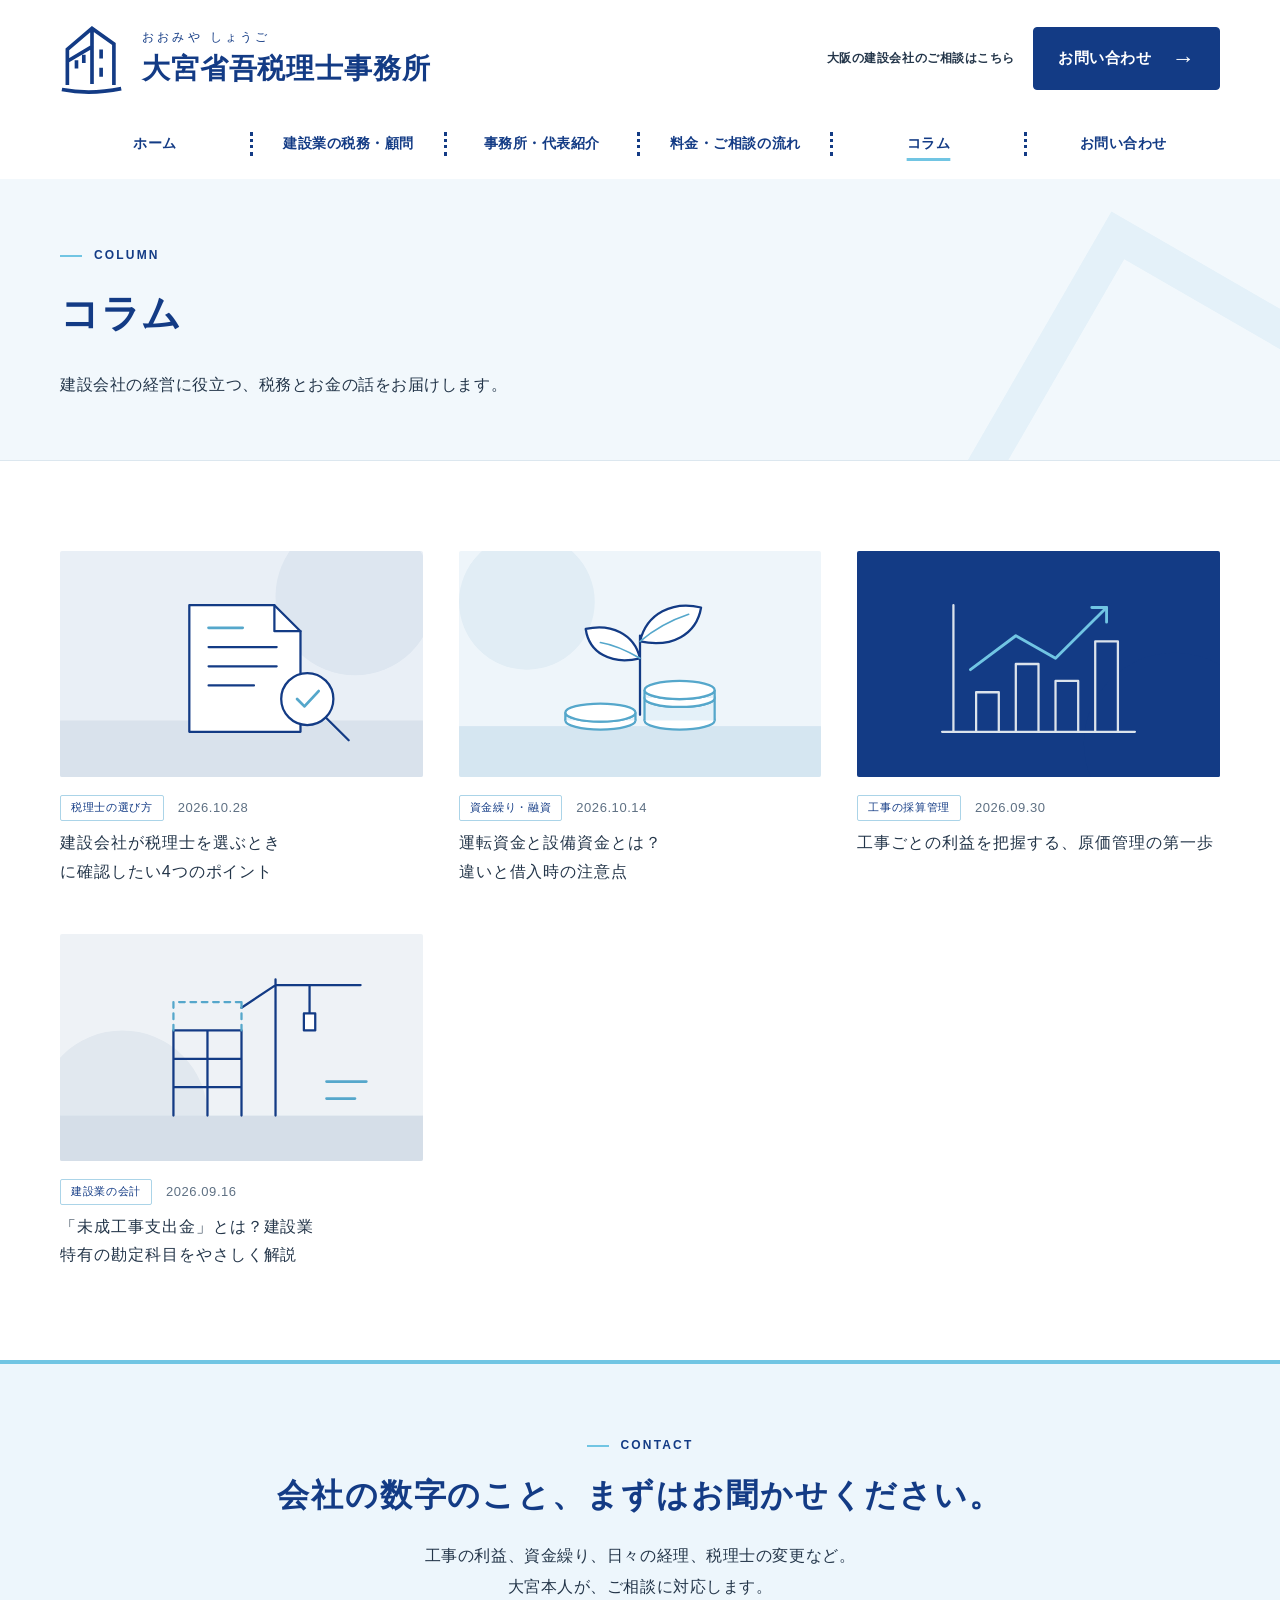
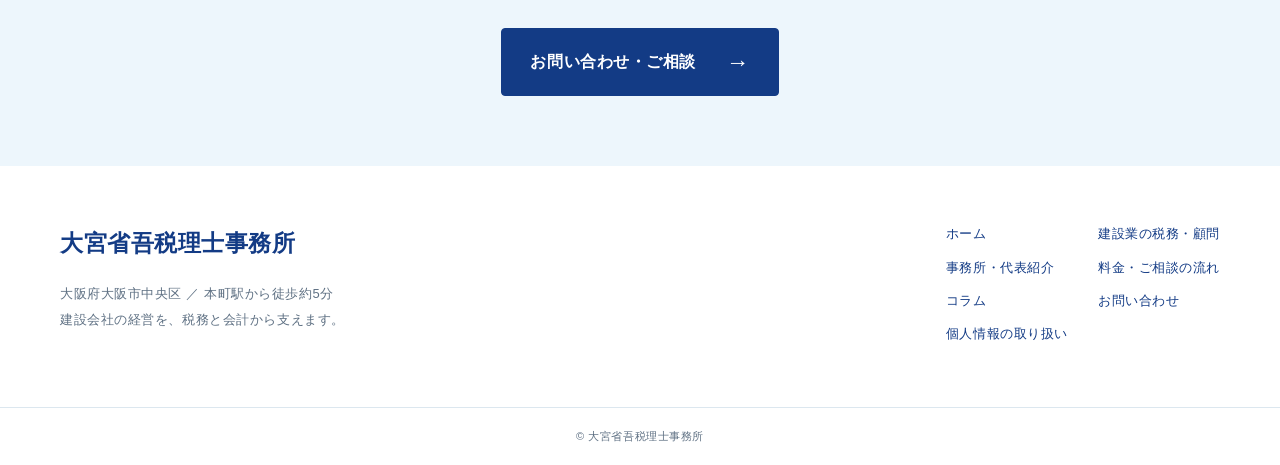
<file: column.html>
<!doctype html><html lang="ja"><head><meta charset="utf-8"><meta name="viewport" content="width=device-width,initial-scale=1"><title>コラム｜大宮省吾税理士事務所</title><meta name="description" content="大阪の建設会社向けに、税務・会計・資金繰りに役立つ情報をお届けする大宮省吾税理士事務所のコラムです。"><link rel="icon" href="assets/favicon.svg" type="image/svg+xml"><link rel="stylesheet" href="assets/style.css"><script src="assets/site.js" defer></script></head><body><a class="skip" href="#main">本文へ移動</a><header class="site-header"><div class="wrap head"><a class="brand" href="index.html"><svg viewBox="0 0 70 80" aria-hidden="true"><path d="M8 69V30L35 7l24 17v45M35 7v61M8 43l27-16M18 42v9m8-15v9m19-15v10m0 10v10M2 74q31 6 65-1" fill="none" stroke="currentColor" stroke-width="4"/></svg><span><small>おおみや しょうご</small><strong>大宮省吾税理士事務所</strong></span></a><div class="head-contact"><small>大阪の建設会社のご相談はこちら</small><a class="button " href="contact.html">お問い合わせ<span aria-hidden="true">→</span></a></div><button class="menu" aria-label="メニューを開く" aria-expanded="false" aria-controls="navigation">☰</button></div><nav id="navigation" class="wrap nav" aria-label="メインメニュー"><a href="index.html" >ホーム</a><a href="services.html" >建設業の税務・顧問</a><a href="about.html" >事務所・代表紹介</a><a href="fees.html" >料金・ご相談の流れ</a><a href="column.html" aria-current=page>コラム</a><a href="contact.html" >お問い合わせ</a></nav></header><main id="main"><header class="page-title"><div class="wrap"><p class="eyebrow">COLUMN</p><h1>コラム</h1><p>建設会社の経営に役立つ、税務とお金の話をお届けします。</p></div></header><section class="section"><div class="wrap"><ul class="column-grid column-grid-list"><li class="column-card"><a href="column-tax-accountant-selection.html"><img src="assets/column/tax-accountant.svg" alt="" width="640" height="400" loading="lazy"><p class="column-meta"><span class="column-category">税理士の選び方</span><time datetime="2026-10-28">2026.10.28</time></p><h2>建設会社が税理士を選ぶときに確認したい4つのポイント</h2></a></li><li class="column-card"><a href="column-working-and-equipment-funds.html"><img src="assets/column/working-capital.svg" alt="" width="640" height="400" loading="lazy"><p class="column-meta"><span class="column-category">資金繰り・融資</span><time datetime="2026-10-14">2026.10.14</time></p><h2>運転資金と設備資金とは？違いと借入時の注意点</h2></a></li><li class="column-card"><a href="column-project-cost-management.html"><img src="assets/column/cost-control.svg" alt="" width="640" height="400" loading="lazy"><p class="column-meta"><span class="column-category">工事の採算管理</span><time datetime="2026-09-30">2026.09.30</time></p><h2>工事ごとの利益を把握する、原価管理の第一歩</h2></a></li><li class="column-card"><a href="column-work-in-progress.html"><img src="assets/column/work-in-progress.svg" alt="" width="640" height="400" loading="lazy"><p class="column-meta"><span class="column-category">建設業の会計</span><time datetime="2026-09-16">2026.09.16</time></p><h2>「未成工事支出金」とは？建設業特有の勘定科目をやさしく解説</h2></a></li></ul></div></section><section class="cta"><div class="wrap"><p class="eyebrow">CONTACT</p><h2>会社の数字のこと、<br class="mobile">まずはお聞かせください。</h2><p>工事の利益、資金繰り、日々の経理、税理士の変更など。<br>大宮本人が、ご相談に対応します。</p><a class="button " href="contact.html">お問い合わせ・ご相談<span aria-hidden="true">→</span></a></div></section></main></main><footer><div class="wrap footer"><div><a class="footer-brand" href="index.html">大宮省吾税理士事務所</a><p>大阪府大阪市中央区 ／ 本町駅から徒歩約5分<br>建設会社の経営を、税務と会計から支えます。</p></div><div class="footer-links"><a href="index.html">ホーム</a><a href="services.html">建設業の税務・顧問</a><a href="about.html">事務所・代表紹介</a><a href="fees.html">料金・ご相談の流れ</a><a href="column.html">コラム</a><a href="contact.html">お問い合わせ</a><a href="contact.html#privacy">個人情報の取り扱い</a></div></div><div class="copyright">© 大宮省吾税理士事務所</div></footer></body></html>
</file>
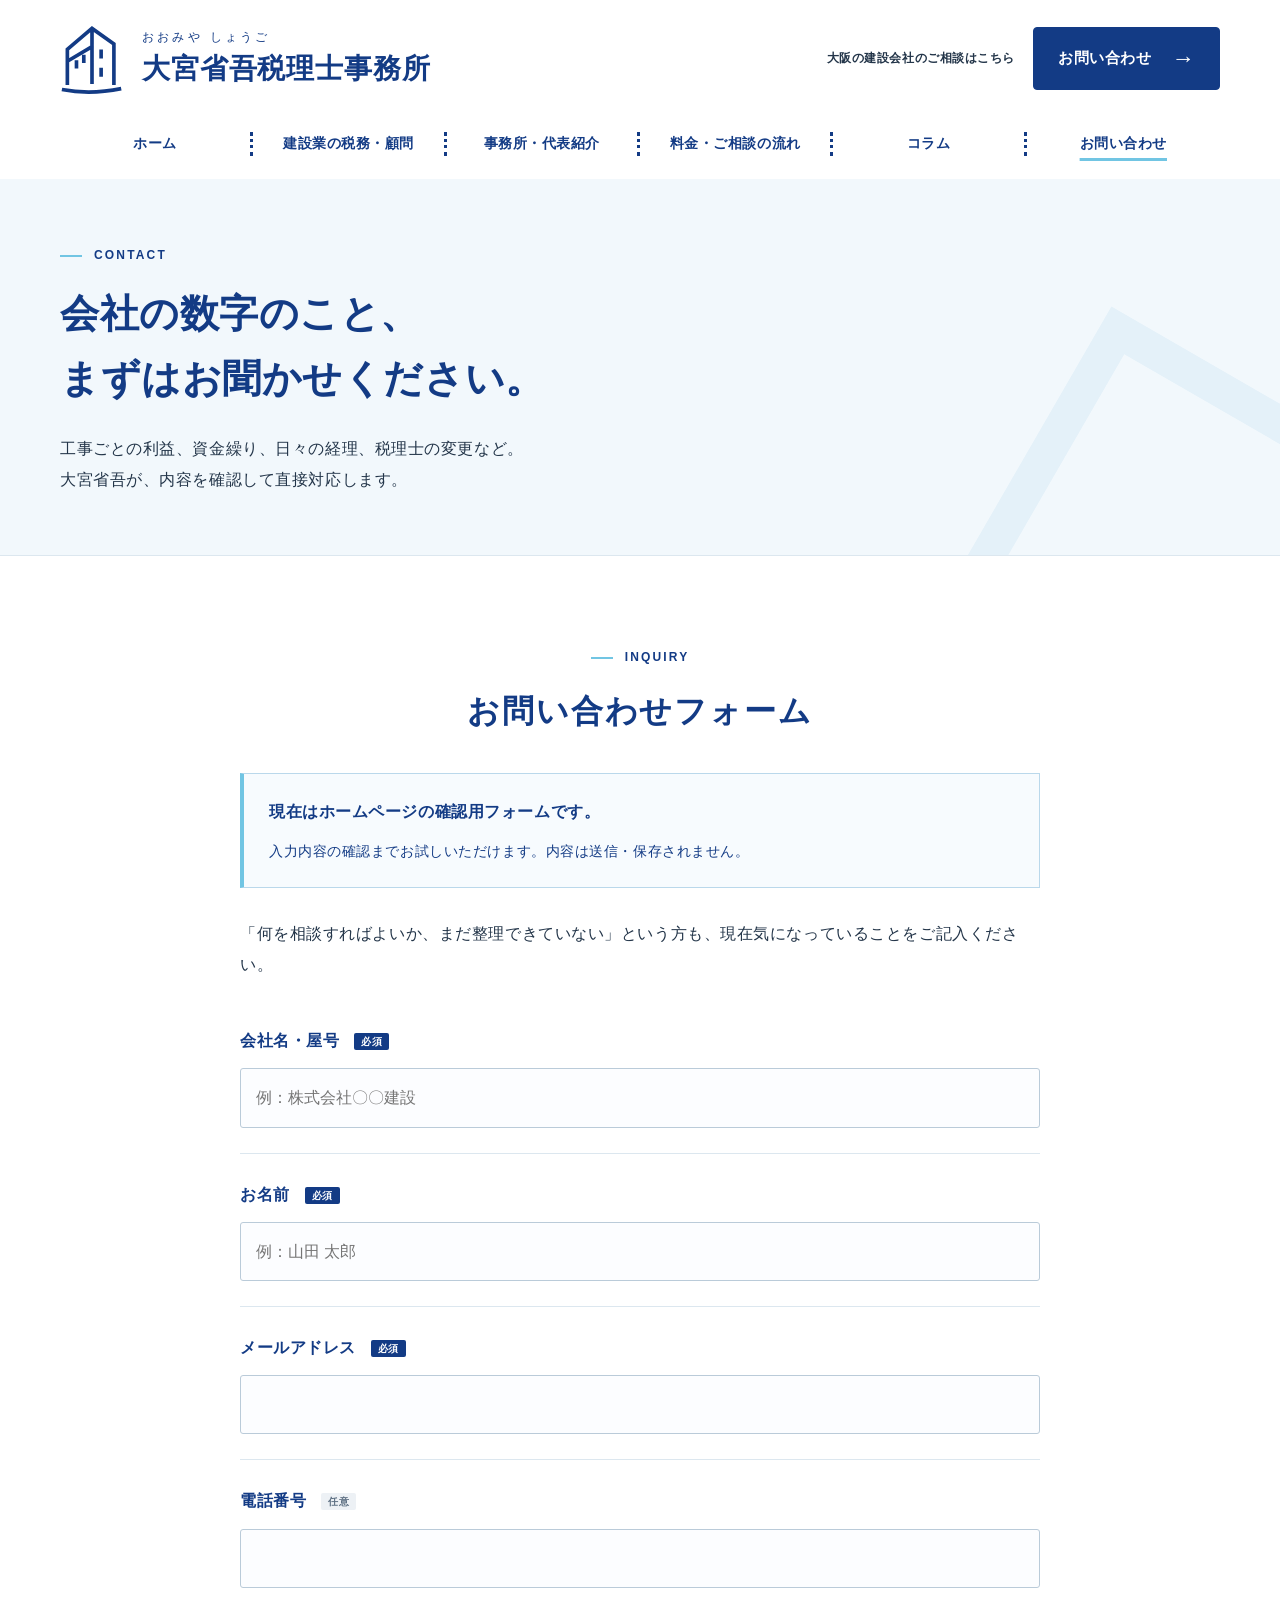
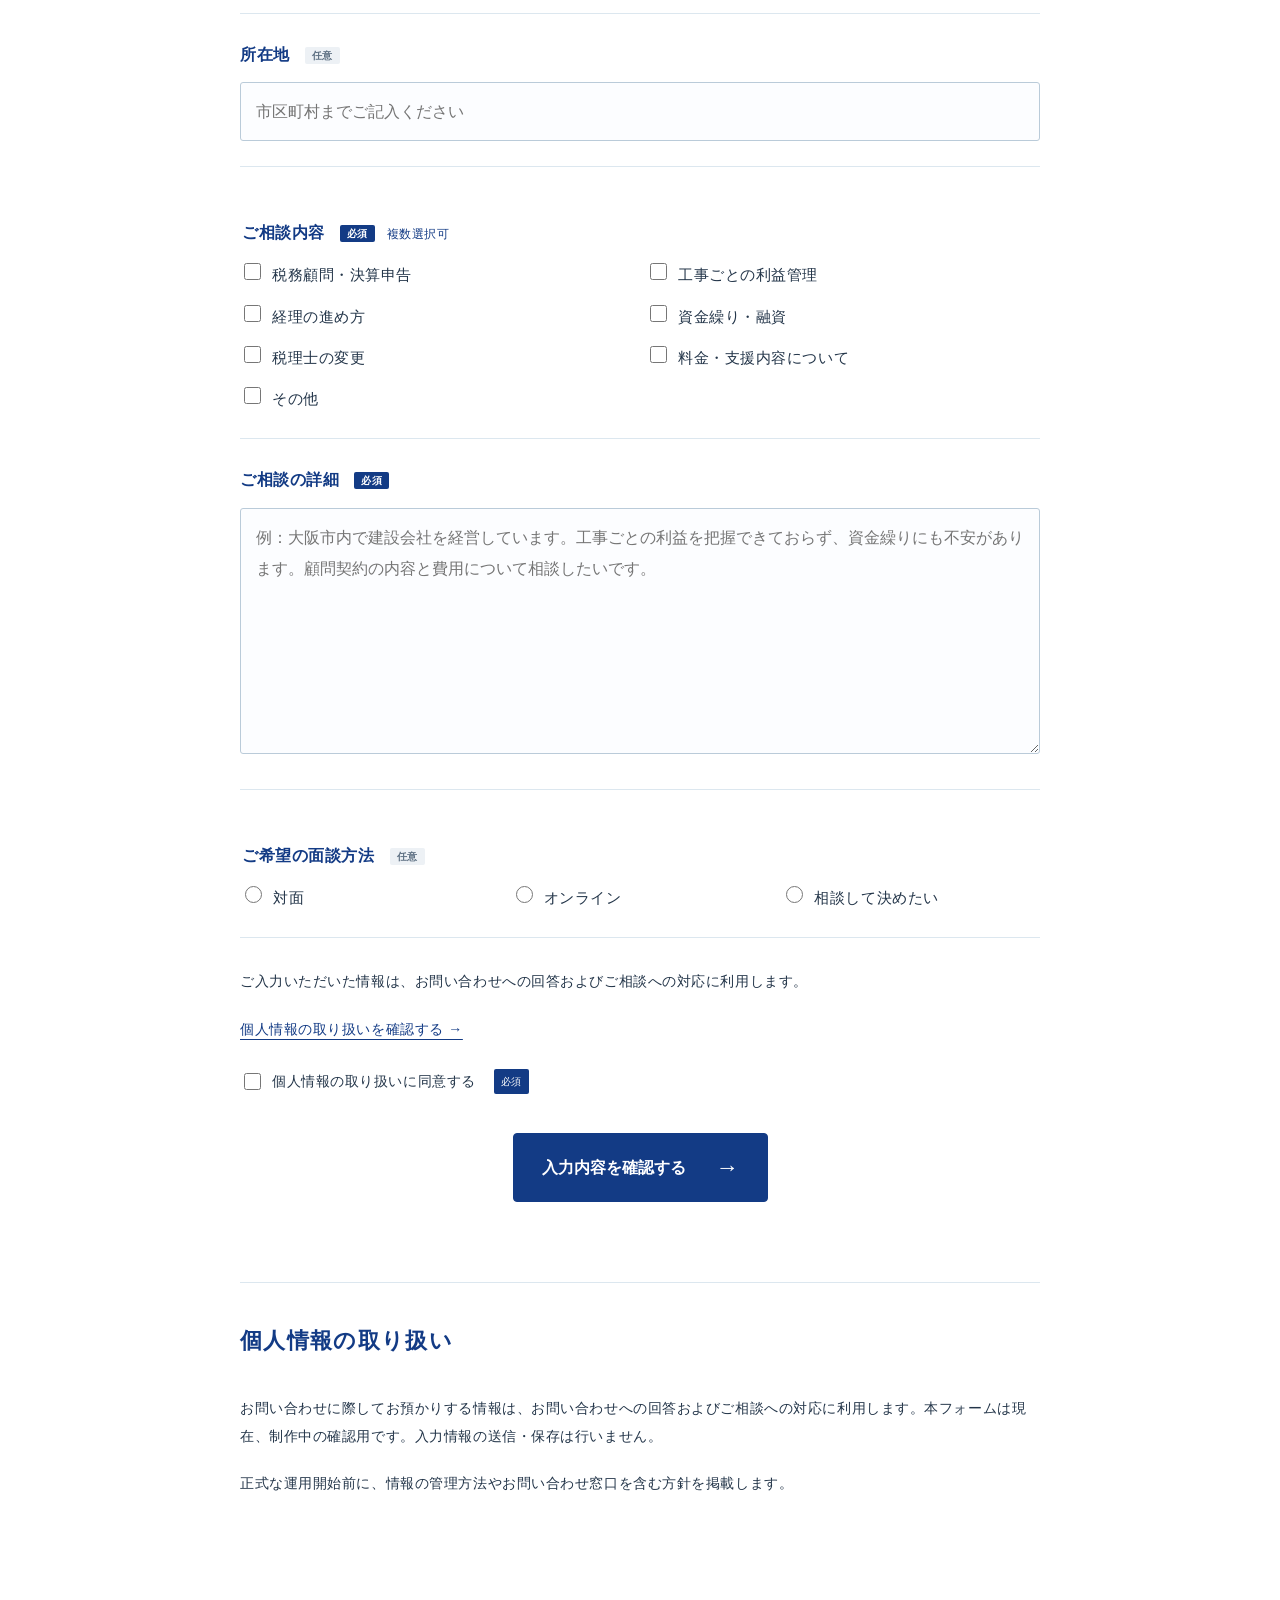
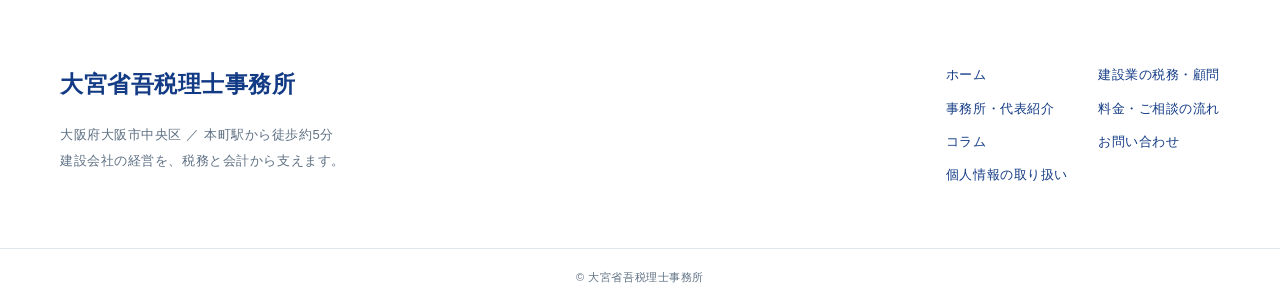
<file: contact.html>
<!doctype html><html lang="ja"><head><meta charset="utf-8"><meta name="viewport" content="width=device-width,initial-scale=1"><title>お問い合わせ｜大宮省吾税理士事務所</title><meta name="description" content="大阪市中央区・本町駅徒歩約5分。税理士・大宮省吾が、建設会社の決算申告、工事別利益管理、資金繰り、融資の相談に直接対応します。"><link rel="icon" href="assets/favicon.svg" type="image/svg+xml"><link rel="stylesheet" href="assets/style.css"><script src="assets/site.js" defer></script></head><body><a class="skip" href="#main">本文へ移動</a><header class="site-header"><div class="wrap head"><a class="brand" href="index.html"><svg viewBox="0 0 70 80" aria-hidden="true"><path d="M8 69V30L35 7l24 17v45M35 7v61M8 43l27-16M18 42v9m8-15v9m19-15v10m0 10v10M2 74q31 6 65-1" fill="none" stroke="currentColor" stroke-width="4"/></svg><span><small>おおみや しょうご</small><strong>大宮省吾税理士事務所</strong></span></a><div class="head-contact"><small>大阪の建設会社のご相談はこちら</small><a class="button " href="contact.html">お問い合わせ<span aria-hidden="true">→</span></a></div><button class="menu" aria-label="メニューを開く" aria-expanded="false" aria-controls="navigation">☰</button></div><nav id="navigation" class="wrap nav" aria-label="メインメニュー"><a href="index.html" >ホーム</a><a href="services.html" >建設業の税務・顧問</a><a href="about.html" >事務所・代表紹介</a><a href="fees.html" >料金・ご相談の流れ</a><a href="column.html" >コラム</a><a href="contact.html" aria-current=page>お問い合わせ</a></nav></header><main id="main"><header class="page-title"><div class="wrap"><p class="eyebrow">CONTACT</p><h1>会社の数字のこと、<br>まずはお聞かせください。</h1><p>工事ごとの利益、資金繰り、日々の経理、税理士の変更など。<br>大宮省吾が、内容を確認して直接対応します。</p></div></header><section class="section "><div class="wrap"><p class="eyebrow">INQUIRY</p><h2>お問い合わせフォーム</h2><div class="narrow"><div class="notice"><strong>現在はホームページの確認用フォームです。</strong><p>入力内容の確認までお試しいただけます。内容は送信・保存されません。</p></div><p>「何を相談すればよいか、まだ整理できていない」という方も、現在気になっていることをご記入ください。</p><form id="contact-form"><div class="field"><label for="company">会社名・屋号 <span class="required">必須</span></label><input id="company" name="会社名・屋号" autocomplete="organization" required maxlength="120" placeholder="例：株式会社〇〇建設"></div><div class="field"><label for="name">お名前 <span class="required">必須</span></label><input id="name" name="お名前" autocomplete="name" required maxlength="80" placeholder="例：山田 太郎"></div><div class="field"><label for="email">メールアドレス <span class="required">必須</span></label><input type="email" id="email" name="メールアドレス" autocomplete="email" required maxlength="200"></div><div class="field"><label for="phone">電話番号 <span class="optional">任意</span></label><input type="tel" id="phone" name="電話番号" autocomplete="tel" maxlength="40"></div><div class="field"><label for="address">所在地 <span class="optional">任意</span></label><input id="address" name="所在地" autocomplete="address-level2" placeholder="市区町村までご記入ください" maxlength="150"></div><fieldset class="field"><legend>ご相談内容 <span class="required">必須</span><small>複数選択可</small></legend><div class="choices"><label><input type="checkbox" name="ご相談内容" value="税務顧問・決算申告">税務顧問・決算申告</label><label><input type="checkbox" name="ご相談内容" value="工事ごとの利益管理">工事ごとの利益管理</label><label><input type="checkbox" name="ご相談内容" value="経理の進め方">経理の進め方</label><label><input type="checkbox" name="ご相談内容" value="資金繰り・融資">資金繰り・融資</label><label><input type="checkbox" name="ご相談内容" value="税理士の変更">税理士の変更</label><label><input type="checkbox" name="ご相談内容" value="料金・支援内容について">料金・支援内容について</label><label><input type="checkbox" name="ご相談内容" value="その他">その他</label></div><p id="topic-error" class="error" hidden>ご相談内容を1つ以上選択してください。</p></fieldset><div class="field"><label for="message">ご相談の詳細 <span class="required">必須</span></label><textarea id="message" name="ご相談の詳細" rows="7" required maxlength="5000" placeholder="例：大阪市内で建設会社を経営しています。工事ごとの利益を把握できておらず、資金繰りにも不安があります。顧問契約の内容と費用について相談したいです。"></textarea></div><fieldset class="field"><legend>ご希望の面談方法 <span class="optional">任意</span></legend><div class="choices inline"><label><input type="radio" name="面談方法" value="対面">対面</label><label><input type="radio" name="面談方法" value="オンライン">オンライン</label><label><input type="radio" name="面談方法" value="相談して決めたい">相談して決めたい</label></div></fieldset><div class="consent"><p>ご入力いただいた情報は、お問い合わせへの回答およびご相談への対応に利用します。</p><a href="#privacy">個人情報の取り扱いを確認する →</a><label><input type="checkbox" name="同意" value="同意する" required>個人情報の取り扱いに同意する <span class="required">必須</span></label></div><div class="center"><button class="button" type="submit">入力内容を確認する <span>→</span></button></div></form><section id="confirmation" class="confirmation" hidden tabindex="-1"><h2>入力内容の確認</h2><p>こちらは確認用です。入力内容は送信・保存されません。</p><dl id="confirmation-data" class="info"></dl><button type="button" id="back-form" class="button outline">入力内容を修正する</button></section><section id="privacy" class="privacy"><h2>個人情報の取り扱い</h2><p>お問い合わせに際してお預かりする情報は、お問い合わせへの回答およびご相談への対応に利用します。本フォームは現在、制作中の確認用です。入力情報の送信・保存は行いません。</p><p>正式な運用開始前に、情報の管理方法やお問い合わせ窓口を含む方針を掲載します。</p></section></div></div></section></main><footer><div class="wrap footer"><div><a class="footer-brand" href="index.html">大宮省吾税理士事務所</a><p>大阪府大阪市中央区 ／ 本町駅から徒歩約5分<br>建設会社の経営を、税務と会計から支えます。</p></div><div class="footer-links"><a href="index.html">ホーム</a><a href="services.html">建設業の税務・顧問</a><a href="about.html">事務所・代表紹介</a><a href="fees.html">料金・ご相談の流れ</a><a href="column.html">コラム</a><a href="contact.html">お問い合わせ</a><a href="contact.html#privacy">個人情報の取り扱い</a></div></div><div class="copyright">© 大宮省吾税理士事務所</div></footer></body></html>
</file>
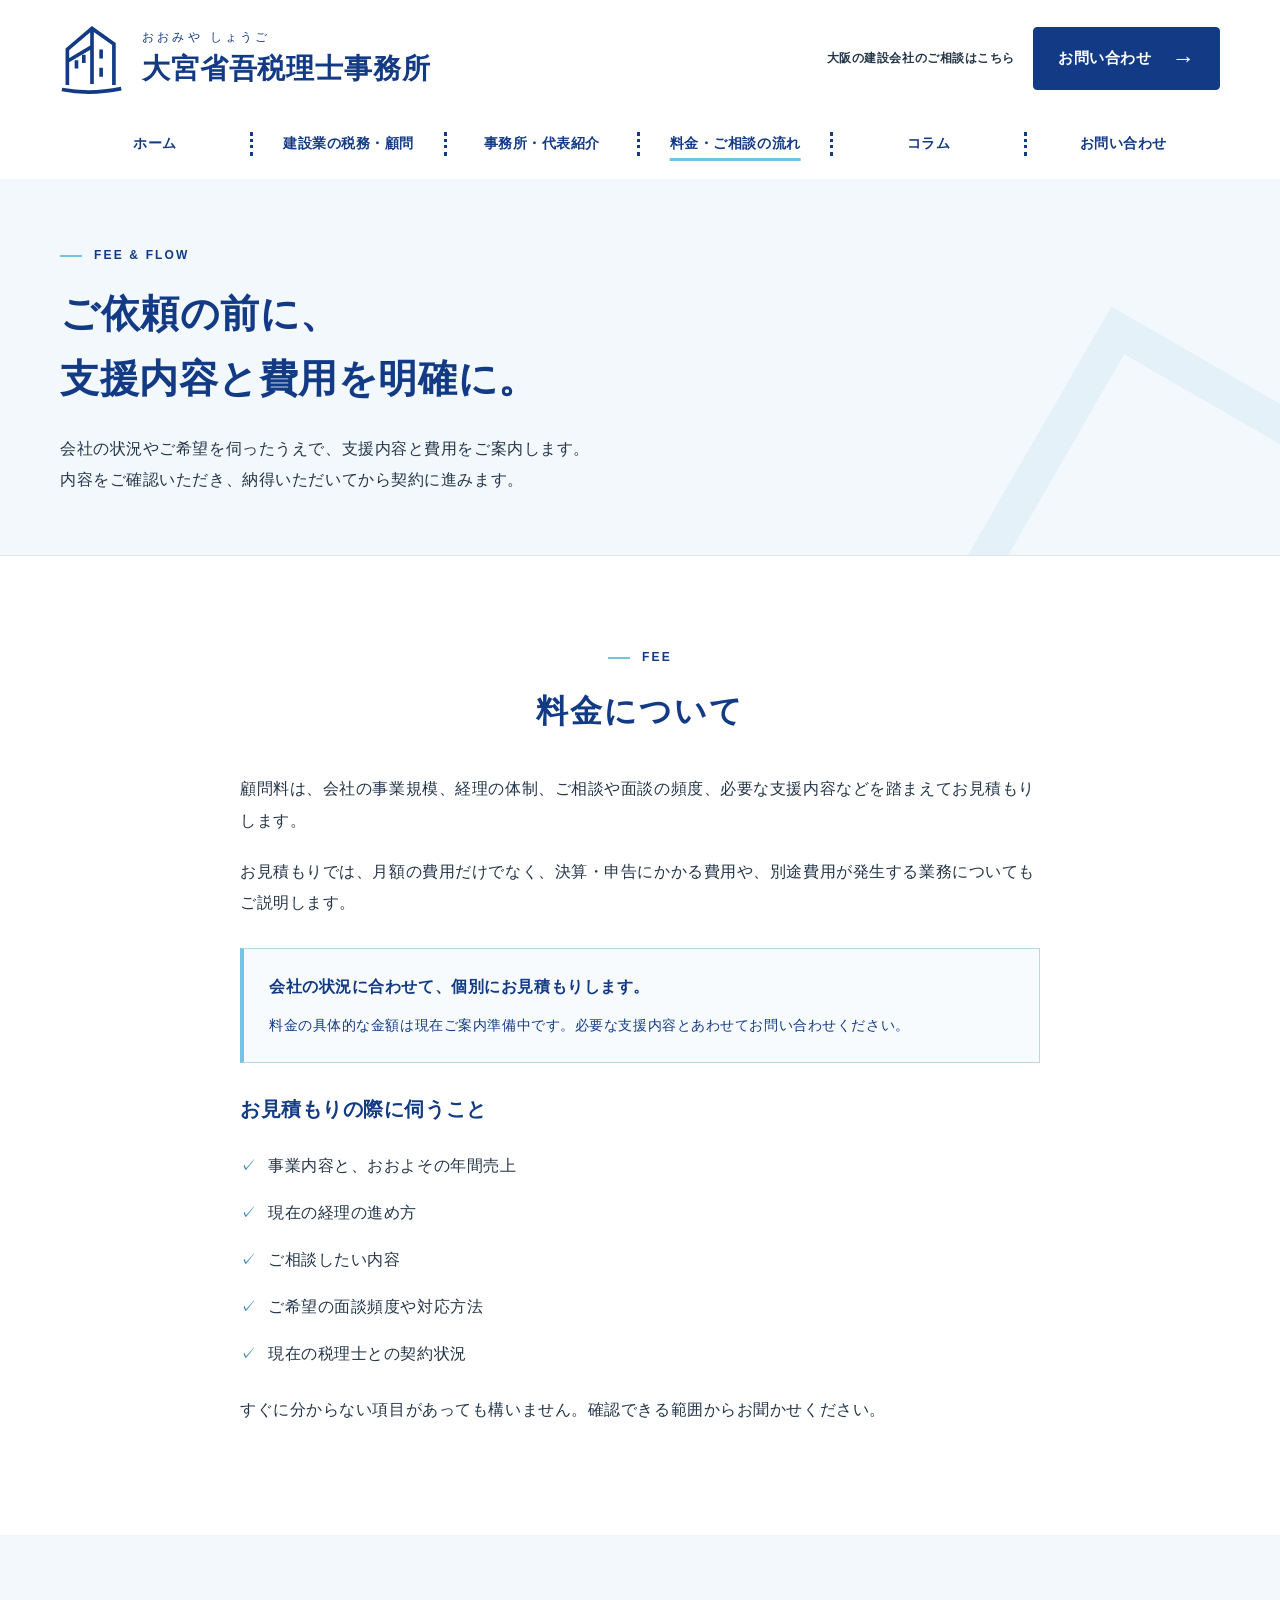
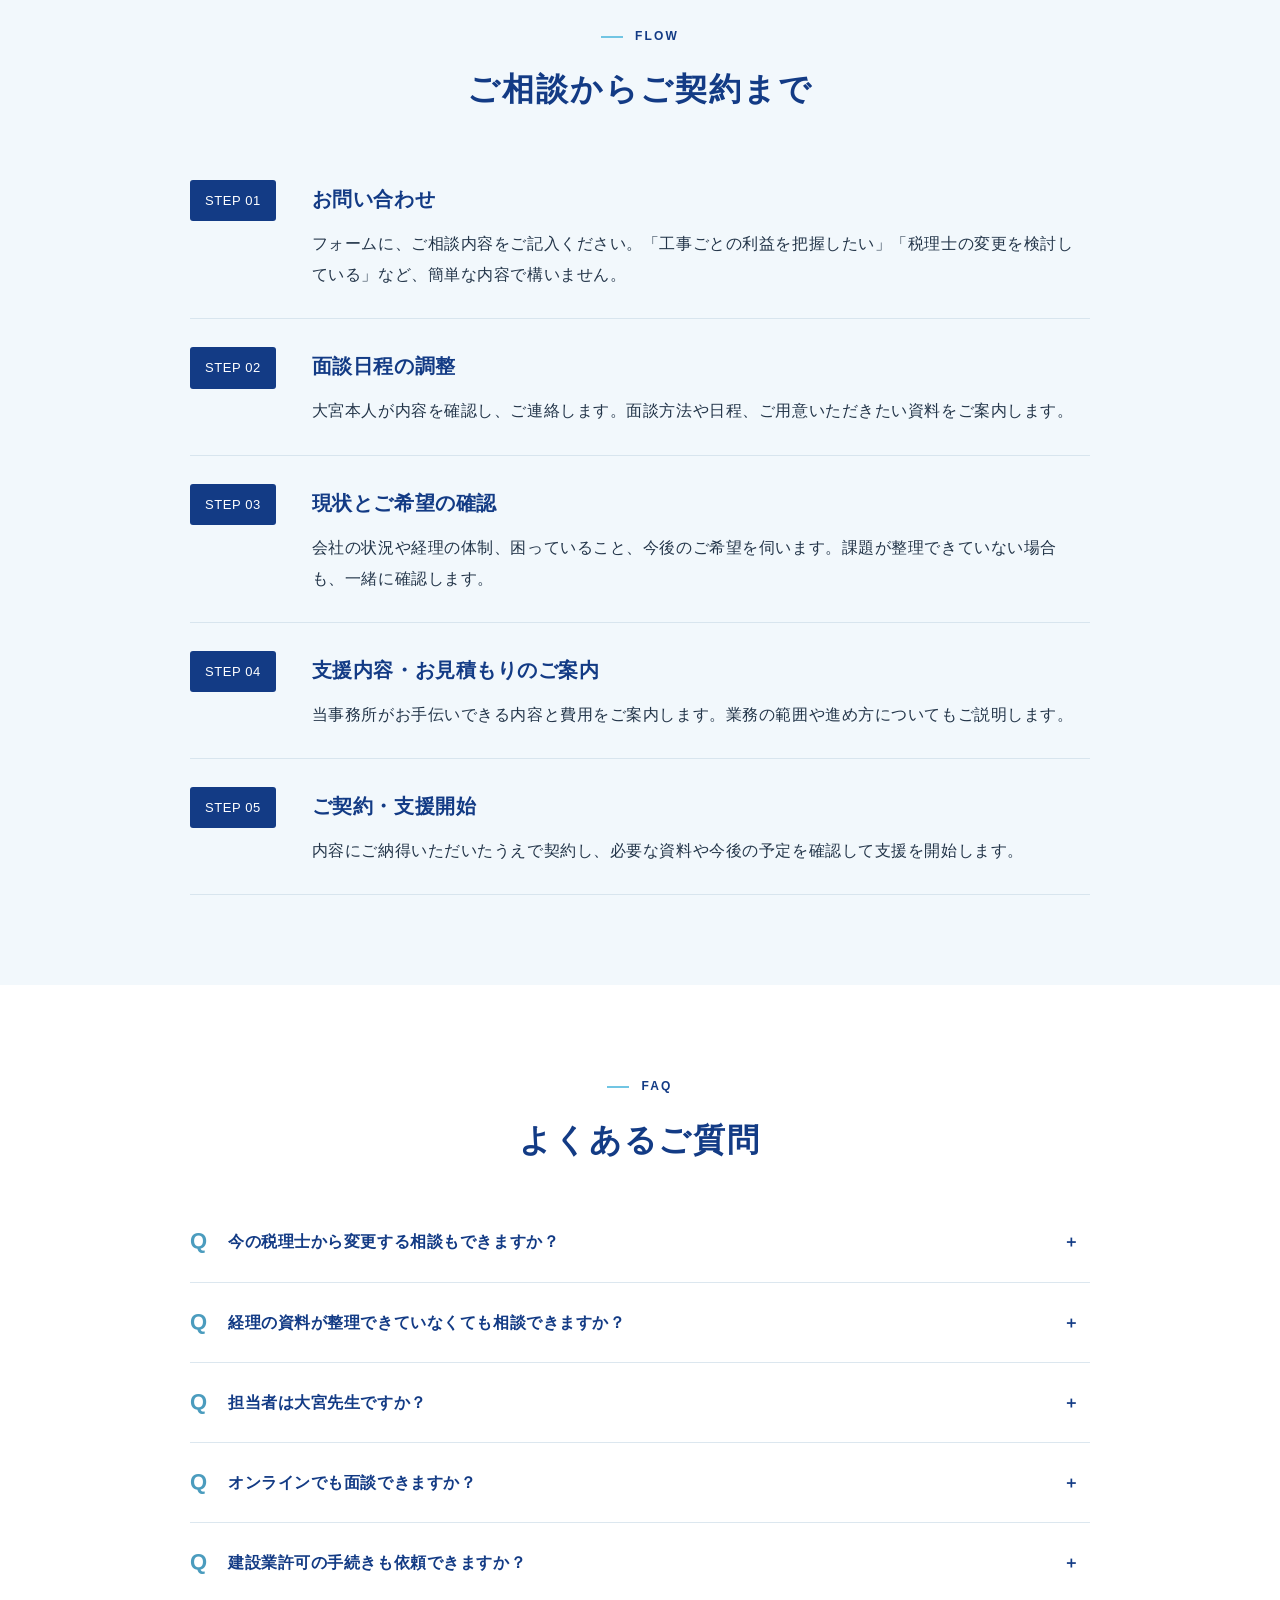
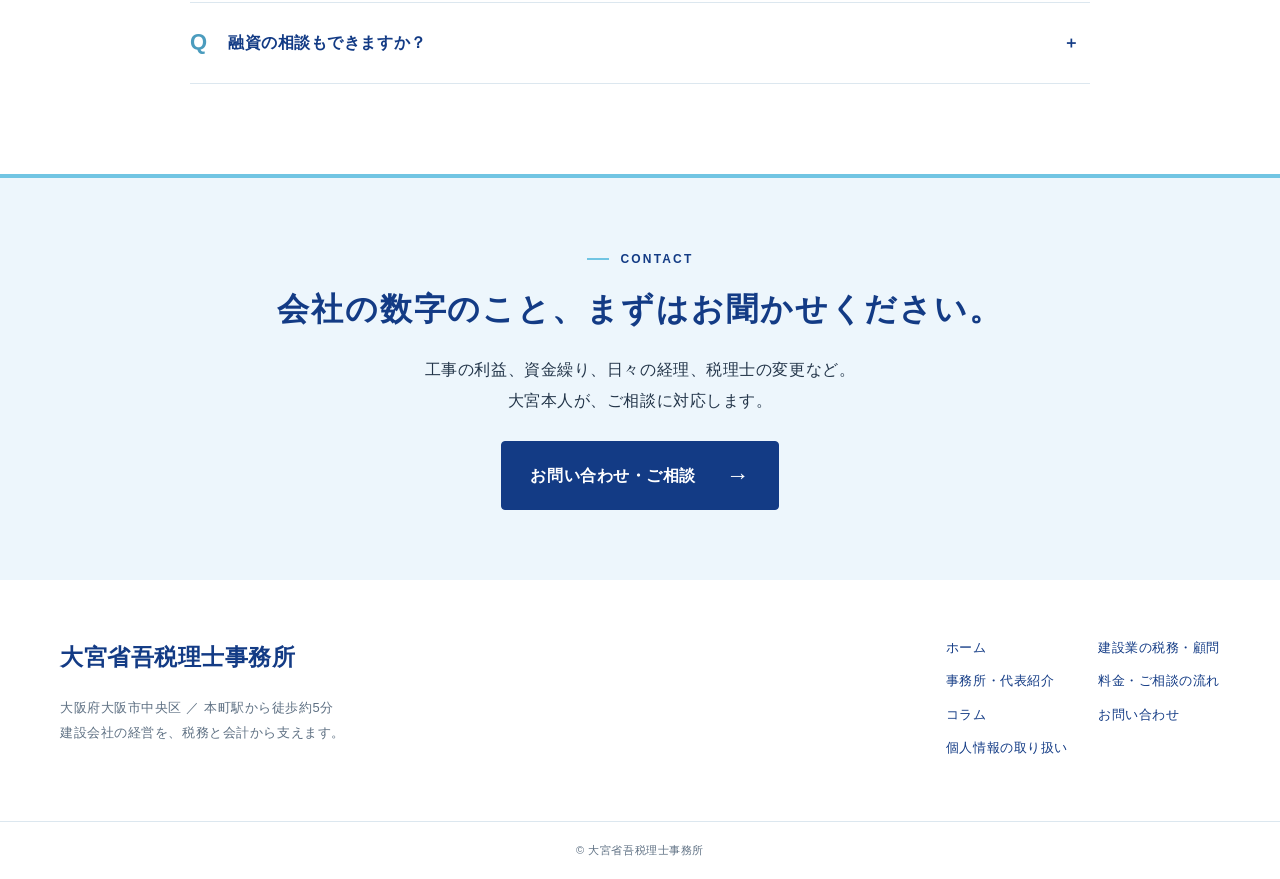
<file: fees.html>
<!doctype html><html lang="ja"><head><meta charset="utf-8"><meta name="viewport" content="width=device-width,initial-scale=1"><title>料金・ご相談の流れ｜大宮省吾税理士事務所</title><meta name="description" content="大阪市中央区・本町駅徒歩約5分。税理士・大宮省吾が、建設会社の決算申告、工事別利益管理、資金繰り、融資の相談に直接対応します。"><link rel="icon" href="assets/favicon.svg" type="image/svg+xml"><link rel="stylesheet" href="assets/style.css"><script src="assets/site.js" defer></script></head><body><a class="skip" href="#main">本文へ移動</a><header class="site-header"><div class="wrap head"><a class="brand" href="index.html"><svg viewBox="0 0 70 80" aria-hidden="true"><path d="M8 69V30L35 7l24 17v45M35 7v61M8 43l27-16M18 42v9m8-15v9m19-15v10m0 10v10M2 74q31 6 65-1" fill="none" stroke="currentColor" stroke-width="4"/></svg><span><small>おおみや しょうご</small><strong>大宮省吾税理士事務所</strong></span></a><div class="head-contact"><small>大阪の建設会社のご相談はこちら</small><a class="button " href="contact.html">お問い合わせ<span aria-hidden="true">→</span></a></div><button class="menu" aria-label="メニューを開く" aria-expanded="false" aria-controls="navigation">☰</button></div><nav id="navigation" class="wrap nav" aria-label="メインメニュー"><a href="index.html" >ホーム</a><a href="services.html" >建設業の税務・顧問</a><a href="about.html" >事務所・代表紹介</a><a href="fees.html" aria-current=page>料金・ご相談の流れ</a><a href="column.html" >コラム</a><a href="contact.html" >お問い合わせ</a></nav></header><main id="main"><header class="page-title"><div class="wrap"><p class="eyebrow">FEE & FLOW</p><h1>ご依頼の前に、<br>支援内容と費用を明確に。</h1><p>会社の状況やご希望を伺ったうえで、支援内容と費用をご案内します。<br>内容をご確認いただき、納得いただいてから契約に進みます。</p></div></header><section class="section "><div class="wrap"><p class="eyebrow">FEE</p><h2>料金について</h2><div class="narrow"><p>顧問料は、会社の事業規模、経理の体制、ご相談や面談の頻度、必要な支援内容などを踏まえてお見積もりします。</p><p>お見積もりでは、月額の費用だけでなく、決算・申告にかかる費用や、別途費用が発生する業務についてもご説明します。</p><div class="notice"><strong>会社の状況に合わせて、個別にお見積もりします。</strong><p>料金の具体的な金額は現在ご案内準備中です。必要な支援内容とあわせてお問い合わせください。</p></div><h3>お見積もりの際に伺うこと</h3><ul class="check-list"><li>事業内容と、おおよその年間売上</li><li>現在の経理の進め方</li><li>ご相談したい内容</li><li>ご希望の面談頻度や対応方法</li><li>現在の税理士との契約状況</li></ul><p>すぐに分からない項目があっても構いません。確認できる範囲からお聞かせください。</p></div></div></section><section class="section pale"><div class="wrap"><p class="eyebrow">FLOW</p><h2>ご相談からご契約まで</h2><ol class="steps"><li><span>STEP 01</span><div><h3>お問い合わせ</h3><p>フォームに、ご相談内容をご記入ください。「工事ごとの利益を把握したい」「税理士の変更を検討している」など、簡単な内容で構いません。</p></div></li><li><span>STEP 02</span><div><h3>面談日程の調整</h3><p>大宮本人が内容を確認し、ご連絡します。面談方法や日程、ご用意いただきたい資料をご案内します。</p></div></li><li><span>STEP 03</span><div><h3>現状とご希望の確認</h3><p>会社の状況や経理の体制、困っていること、今後のご希望を伺います。課題が整理できていない場合も、一緒に確認します。</p></div></li><li><span>STEP 04</span><div><h3>支援内容・お見積もりのご案内</h3><p>当事務所がお手伝いできる内容と費用をご案内します。業務の範囲や進め方についてもご説明します。</p></div></li><li><span>STEP 05</span><div><h3>ご契約・支援開始</h3><p>内容にご納得いただいたうえで契約し、必要な資料や今後の予定を確認して支援を開始します。</p></div></li></ol></div></section><section class="section "><div class="wrap"><p class="eyebrow">FAQ</p><h2>よくあるご質問</h2><div class="faq"><details><summary>今の税理士から変更する相談もできますか？</summary><p>はい。変更を検討している理由や、今後希望する対応をお聞かせください。現在の契約内容や申告の時期などを確認し、引き継ぎの進め方をご相談します。</p></details><details><summary>経理の資料が整理できていなくても相談できますか？</summary><p>はい。どのような資料があり、日々どのように経理を進めているかを伺います。そのうえで、必要な整理や対応を確認します。</p></details><details><summary>担当者は大宮先生ですか？</summary><p>はい。当事務所は大宮省吾が一人で運営しており、ご相談には本人が直接対応します。</p></details><details><summary>オンラインでも面談できますか？</summary><p>はい。オンライン面談にも対応しています。ご希望の方法をお問い合わせ時にお知らせください。</p></details><details><summary>建設業許可の手続きも依頼できますか？</summary><p>建設業許可などの手続きは、提携する行政書士をご紹介します。ご相談内容に応じて、対応できる専門家へおつなぎします。</p></details><details><summary>融資の相談もできますか？</summary><p>はい。資金の使い道や必要な時期、会社の数字を整理し、銀行に提出する資料の確認・準備を支援します。融資の可否は金融機関の審査によります。</p></details></div></div></section><section class="cta"><div class="wrap"><p class="eyebrow">CONTACT</p><h2>会社の数字のこと、<br class="mobile">まずはお聞かせください。</h2><p>工事の利益、資金繰り、日々の経理、税理士の変更など。<br>大宮本人が、ご相談に対応します。</p><a class="button " href="contact.html">お問い合わせ・ご相談<span aria-hidden="true">→</span></a></div></section></main><footer><div class="wrap footer"><div><a class="footer-brand" href="index.html">大宮省吾税理士事務所</a><p>大阪府大阪市中央区 ／ 本町駅から徒歩約5分<br>建設会社の経営を、税務と会計から支えます。</p></div><div class="footer-links"><a href="index.html">ホーム</a><a href="services.html">建設業の税務・顧問</a><a href="about.html">事務所・代表紹介</a><a href="fees.html">料金・ご相談の流れ</a><a href="column.html">コラム</a><a href="contact.html">お問い合わせ</a><a href="contact.html#privacy">個人情報の取り扱い</a></div></div><div class="copyright">© 大宮省吾税理士事務所</div></footer></body></html>
</file>
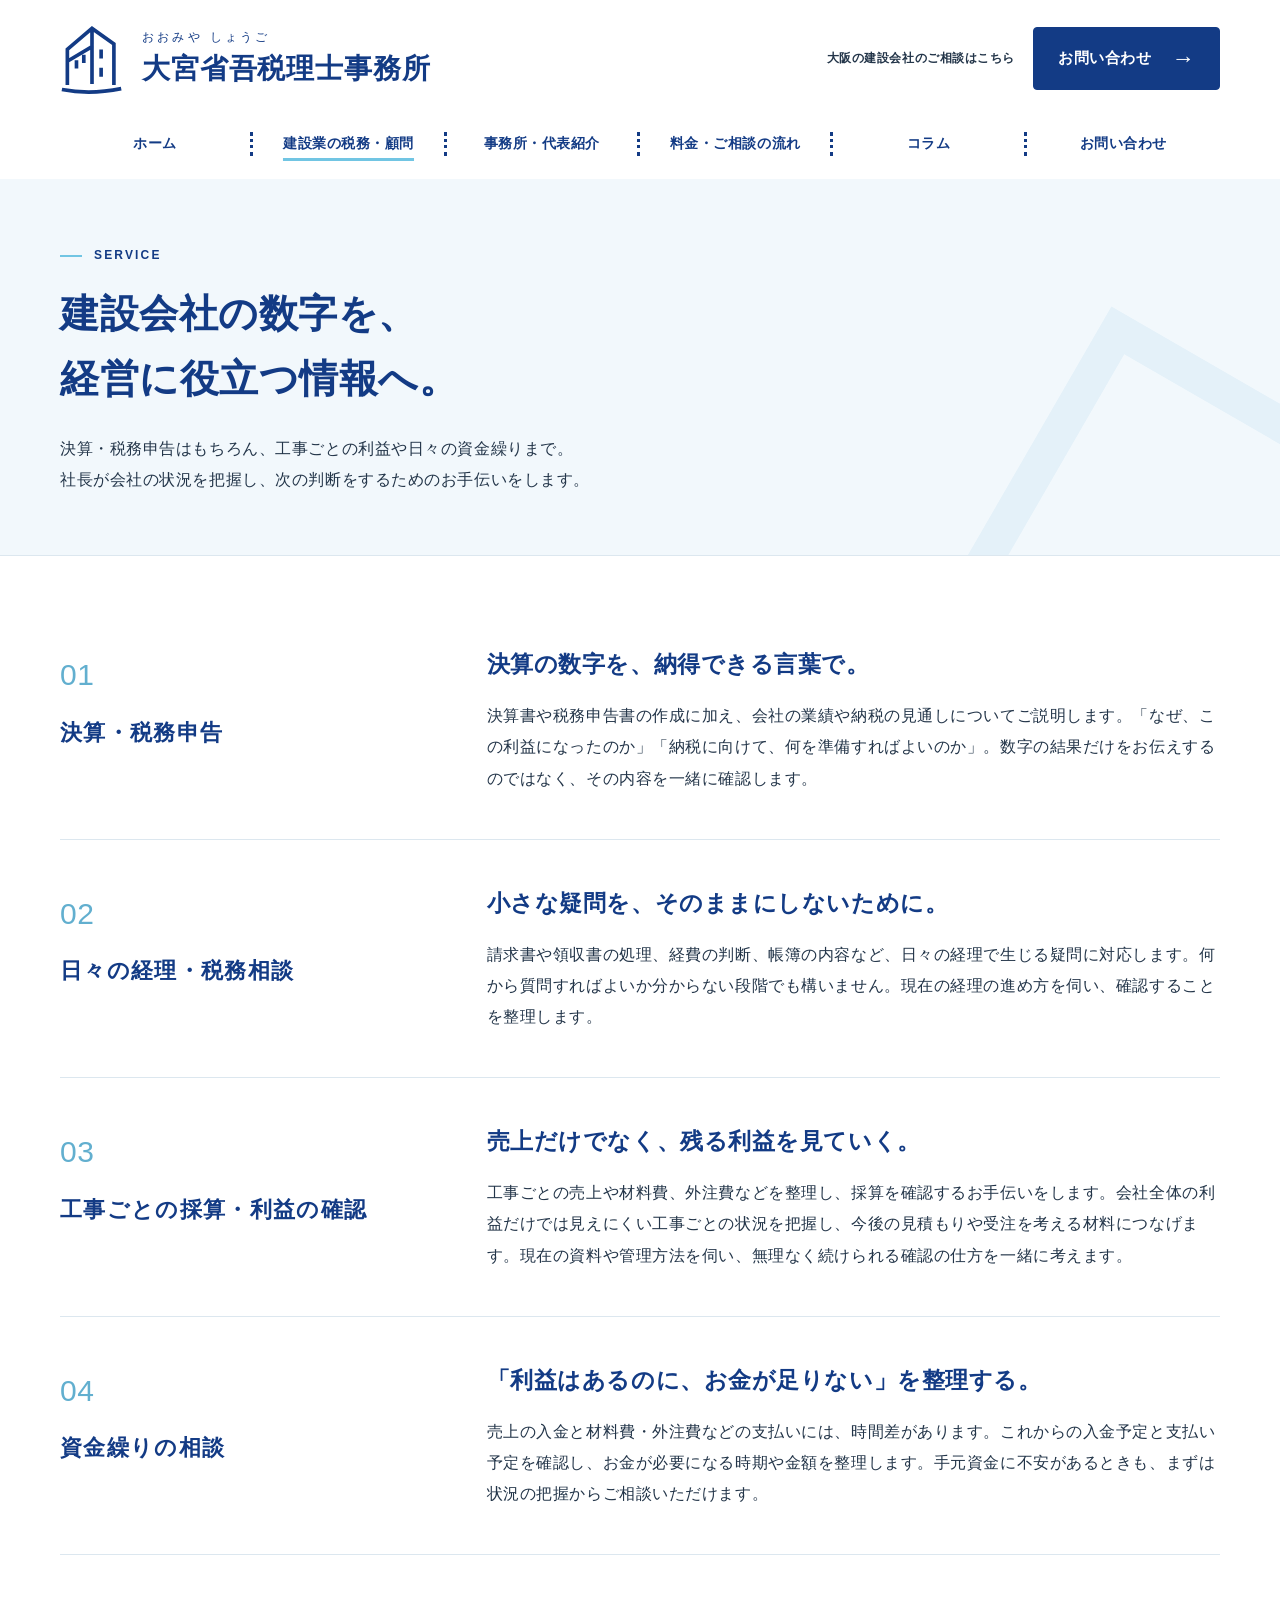
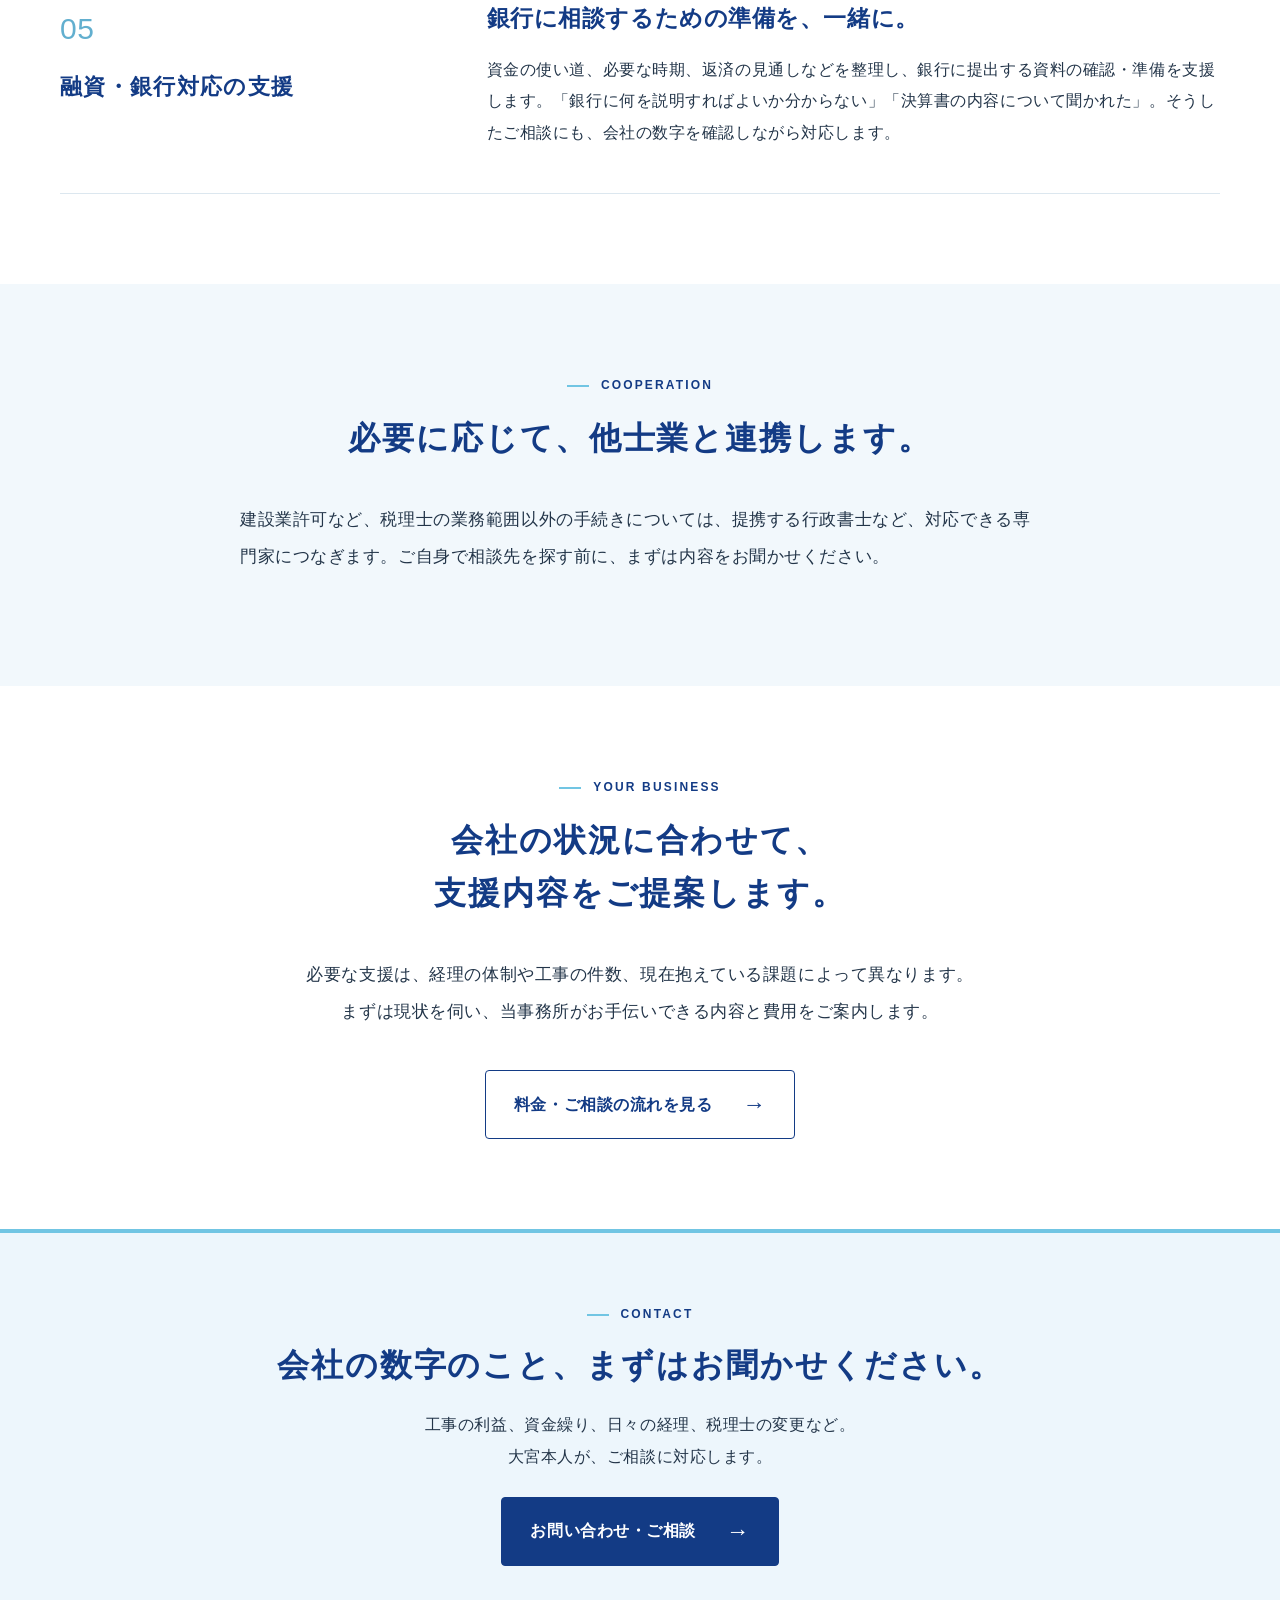
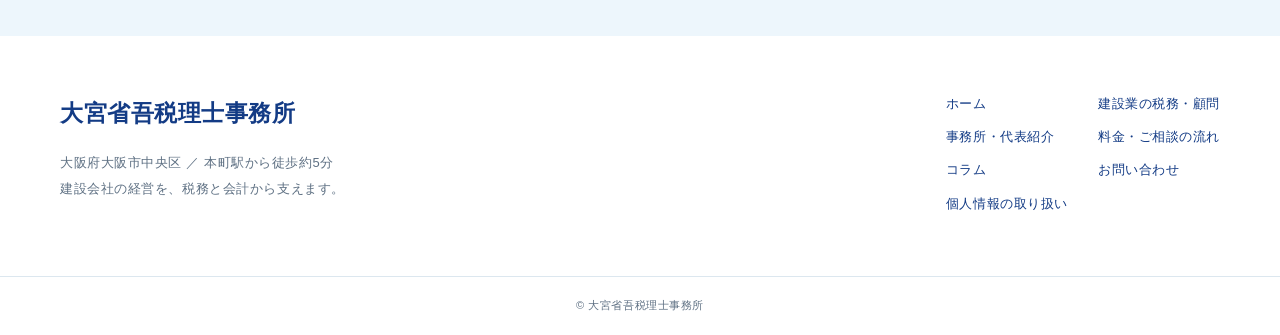
<file: services.html>
<!doctype html><html lang="ja"><head><meta charset="utf-8"><meta name="viewport" content="width=device-width,initial-scale=1"><title>建設業の税務・顧問｜大宮省吾税理士事務所</title><meta name="description" content="大阪市中央区・本町駅徒歩約5分。税理士・大宮省吾が、建設会社の決算申告、工事別利益管理、資金繰り、融資の相談に直接対応します。"><link rel="icon" href="assets/favicon.svg" type="image/svg+xml"><link rel="stylesheet" href="assets/style.css"><script src="assets/site.js" defer></script></head><body><a class="skip" href="#main">本文へ移動</a><header class="site-header"><div class="wrap head"><a class="brand" href="index.html"><svg viewBox="0 0 70 80" aria-hidden="true"><path d="M8 69V30L35 7l24 17v45M35 7v61M8 43l27-16M18 42v9m8-15v9m19-15v10m0 10v10M2 74q31 6 65-1" fill="none" stroke="currentColor" stroke-width="4"/></svg><span><small>おおみや しょうご</small><strong>大宮省吾税理士事務所</strong></span></a><div class="head-contact"><small>大阪の建設会社のご相談はこちら</small><a class="button " href="contact.html">お問い合わせ<span aria-hidden="true">→</span></a></div><button class="menu" aria-label="メニューを開く" aria-expanded="false" aria-controls="navigation">☰</button></div><nav id="navigation" class="wrap nav" aria-label="メインメニュー"><a href="index.html" >ホーム</a><a href="services.html" aria-current=page>建設業の税務・顧問</a><a href="about.html" >事務所・代表紹介</a><a href="fees.html" >料金・ご相談の流れ</a><a href="column.html" >コラム</a><a href="contact.html" >お問い合わせ</a></nav></header><main id="main"><header class="page-title"><div class="wrap"><p class="eyebrow">SERVICE</p><h1>建設会社の数字を、<br>経営に役立つ情報へ。</h1><p>決算・税務申告はもちろん、工事ごとの利益や日々の資金繰りまで。<br>社長が会社の状況を把握し、次の判断をするためのお手伝いをします。</p></div></header><section class="section"><div class="wrap service-list"><article class="service" id="service-1"><div class="service-side"><span>01</span><h2>決算・税務申告</h2></div><div><h3>決算の数字を、納得できる言葉で。</h3><p>決算書や税務申告書の作成に加え、会社の業績や納税の見通しについてご説明します。「なぜ、この利益になったのか」「納税に向けて、何を準備すればよいのか」。数字の結果だけをお伝えするのではなく、その内容を一緒に確認します。</p></div></article><article class="service" id="service-2"><div class="service-side"><span>02</span><h2>日々の経理・税務相談</h2></div><div><h3>小さな疑問を、そのままにしないために。</h3><p>請求書や領収書の処理、経費の判断、帳簿の内容など、日々の経理で生じる疑問に対応します。何から質問すればよいか分からない段階でも構いません。現在の経理の進め方を伺い、確認することを整理します。</p></div></article><article class="service" id="service-3"><div class="service-side"><span>03</span><h2>工事ごとの採算・利益の確認</h2></div><div><h3>売上だけでなく、残る利益を見ていく。</h3><p>工事ごとの売上や材料費、外注費などを整理し、採算を確認するお手伝いをします。会社全体の利益だけでは見えにくい工事ごとの状況を把握し、今後の見積もりや受注を考える材料につなげます。現在の資料や管理方法を伺い、無理なく続けられる確認の仕方を一緒に考えます。</p></div></article><article class="service" id="service-4"><div class="service-side"><span>04</span><h2>資金繰りの相談</h2></div><div><h3>「利益はあるのに、お金が足りない」を整理する。</h3><p>売上の入金と材料費・外注費などの支払いには、時間差があります。これからの入金予定と支払い予定を確認し、お金が必要になる時期や金額を整理します。手元資金に不安があるときも、まずは状況の把握からご相談いただけます。</p></div></article><article class="service" id="service-5"><div class="service-side"><span>05</span><h2>融資・銀行対応の支援</h2></div><div><h3>銀行に相談するための準備を、一緒に。</h3><p>資金の使い道、必要な時期、返済の見通しなどを整理し、銀行に提出する資料の確認・準備を支援します。「銀行に何を説明すればよいか分からない」「決算書の内容について聞かれた」。そうしたご相談にも、会社の数字を確認しながら対応します。</p></div></article></div></section><section class="section pale"><div class="wrap"><p class="eyebrow">COOPERATION</p><h2>必要に応じて、他士業と連携します。</h2><p class="lead narrow">建設業許可など、税理士の業務範囲以外の手続きについては、提携する行政書士など、対応できる専門家につなぎます。ご自身で相談先を探す前に、まずは内容をお聞かせください。</p></div></section><section class="section "><div class="wrap"><p class="eyebrow">YOUR BUSINESS</p><h2>会社の状況に合わせて、<br>支援内容をご提案します。</h2><p class="center lead">必要な支援は、経理の体制や工事の件数、現在抱えている課題によって異なります。<br>まずは現状を伺い、当事務所がお手伝いできる内容と費用をご案内します。</p><div class="center space"><a class="button outline" href="fees.html">料金・ご相談の流れを見る<span aria-hidden="true">→</span></a></div></div></section><section class="cta"><div class="wrap"><p class="eyebrow">CONTACT</p><h2>会社の数字のこと、<br class="mobile">まずはお聞かせください。</h2><p>工事の利益、資金繰り、日々の経理、税理士の変更など。<br>大宮本人が、ご相談に対応します。</p><a class="button " href="contact.html">お問い合わせ・ご相談<span aria-hidden="true">→</span></a></div></section></main><footer><div class="wrap footer"><div><a class="footer-brand" href="index.html">大宮省吾税理士事務所</a><p>大阪府大阪市中央区 ／ 本町駅から徒歩約5分<br>建設会社の経営を、税務と会計から支えます。</p></div><div class="footer-links"><a href="index.html">ホーム</a><a href="services.html">建設業の税務・顧問</a><a href="about.html">事務所・代表紹介</a><a href="fees.html">料金・ご相談の流れ</a><a href="column.html">コラム</a><a href="contact.html">お問い合わせ</a><a href="contact.html#privacy">個人情報の取り扱い</a></div></div><div class="copyright">© 大宮省吾税理士事務所</div></footer></body></html>
</file>
<file: assets/style.css>
:root{--navy:#133b85;--ink:#233549;--muted:#5e7083;--line:#dce7ef;--pale:#f2f8fc;--sky:#71c5e3;--white:#fff}*{box-sizing:border-box}html{scroll-behavior:smooth;scroll-padding-top:20px}body{margin:0;color:var(--ink);background:#fff;font-family:"Noto Sans JP","Hiragino Kaku Gothic ProN","Yu Gothic",Meiryo,sans-serif;font-size:16px;line-height:1.95;letter-spacing:.035em}a{color:var(--navy);text-underline-offset:5px}a,button,input,textarea,summary{touch-action:manipulation}button,input,textarea{font:inherit}button,a{ -webkit-tap-highlight-color:transparent}a:focus-visible,button:focus-visible,input:focus-visible,textarea:focus-visible,summary:focus-visible{outline:3px solid #d09d36;outline-offset:4px}a:hover{opacity:.8}button{cursor:pointer}h1,h2,h3,p{margin-top:0}h1,h2,h3{color:var(--navy);line-height:1.65}h2{font-size:32px;margin-bottom:36px;letter-spacing:.06em}h3{font-size:20px;margin-bottom:16px}p{margin-bottom:20px}img{max-width:100%;display:block}.wrap{max-width:1160px;margin:0 auto;width:calc(100% - 80px)}.narrow{max-width:800px;margin-left:auto;margin-right:auto}.site-header{background:white}.head{display:flex;align-items:center;justify-content:space-between;gap:24px;padding:22px 0}.brand{display:flex;align-items:center;gap:18px;color:var(--navy);text-decoration:none;white-space:nowrap;line-height:1.3}.brand svg{width:64px;height:73px}.brand small{font-size:12px;letter-spacing:.27em;display:block;margin-bottom:5px}.brand strong{font-size:28px;letter-spacing:.03em}.head-contact{display:flex;align-items:center;gap:18px}.head-contact>small{font-weight:bold;font-size:12px}.button{display:inline-flex;align-items:center;justify-content:center;gap:30px;padding:15px 28px;background:var(--navy);color:#fff;text-decoration:none;font-weight:700;border:1px solid var(--navy);border-radius:4px;font-size:16px;line-height:1.6;transition:background .2s,transform .2s;max-width:100%}.button:hover{background:#20539c;color:white;opacity:1;transform:translateY(-2px)}.button span{font-weight:400;font-size:23px}.button.outline{color:var(--navy);background:white}.button.outline:hover{background:var(--pale)}.head .button{padding:12px 24px;gap:20px;font-size:15px}.nav{display:grid;grid-template-columns:repeat(6,1fr);padding:15px 0 23px}.nav a{text-align:center;font-weight:700;font-size:14px;text-decoration:none;padding:0 10px;border-right:3px dotted var(--navy);line-height:1.7}.nav a:last-child{border:0}.nav a[aria-current]{text-decoration:underline;text-decoration-color:var(--sky);text-decoration-thickness:3px;text-underline-offset:10px}.menu{display:none}.hero{max-width:1556px;margin:0 auto}.hero-art{aspect-ratio:1556/660;background:url('keyvisual.png') no-repeat;background-size:100% auto;background-position:center 64.1%}.hero-caption{font-weight:700;text-align:center;padding:20px 24px;margin:0;font-size:19px;color:#414141;line-height:1.8}.trust{display:grid;grid-template-columns:repeat(3,1fr);text-align:center;padding:25px 0;border-top:1px solid var(--line);border-bottom:1px solid var(--line);color:var(--navy);font-size:15px}.trust span+span{border-left:1px solid var(--line)}.trust b{font-size:28px}.section{padding:90px 0}.section>.wrap>.eyebrow,.section>.wrap>h2{text-align:center}.eyebrow{color:var(--navy);font-size:12px;letter-spacing:.18em;font-weight:bold;margin:0 0 15px;display:block}.eyebrow:before{content:'';display:inline-block;width:22px;height:2px;background:var(--sky);vertical-align:middle;margin-right:12px}.pale{background:var(--pale)}.center{text-align:center}.space{margin-top:40px}.lead{font-size:17px;line-height:2.2}.worries{display:grid;grid-template-columns:repeat(3,1fr);gap:20px;margin:36px 0}.worries p{background:white;border-bottom:3px solid var(--sky);padding:28px 24px;margin:0;font-size:15px}.worries strong{display:block;color:var(--navy);font-size:18px;margin-top:6px}.cards{display:grid;grid-template-columns:repeat(3,1fr);gap:28px}.card{padding:30px 26px;background:white;border:1px solid var(--line);border-radius:4px}.number{display:block;color:#55a7cb;letter-spacing:.1em;font-size:28px;font-weight:500;border-bottom:1px solid var(--line);padding-bottom:15px;margin-bottom:22px}.card h3{font-size:19px}.card p{font-size:15px;margin:0;line-height:2}.split{display:grid;grid-template-columns:.85fr 1.15fr;gap:70px;align-items:center;max-width:980px;margin:auto}.portrait{width:100%;max-height:500px;object-fit:cover;object-position:center 30%;border-radius:4px}.split .large{font-size:24px;color:var(--navy);font-weight:700;line-height:1.8}.signature{color:var(--navy);margin:28px 0}.signature strong{font-size:24px}.signature small{display:block;font-size:12px;letter-spacing:.2em}.cta{padding:70px 0;text-align:center;background:#edf6fc;border-top:4px solid var(--sky)}.cta h2{margin-bottom:18px}.cta p{margin-bottom:25px}.cta .eyebrow{margin-bottom:12px}footer{background:#fff}.footer{display:flex;justify-content:space-between;gap:50px;padding:55px 0}.footer-brand{font-size:23px;text-decoration:none;font-weight:700}.footer p{font-size:13px;color:var(--muted);margin-top:15px}.footer-links{display:grid;grid-template-columns:1fr 1fr;gap:8px 30px;align-content:start;font-size:13px}.footer-links a{text-decoration:none}.copyright{text-align:center;font-size:11px;color:var(--muted);border-top:1px solid var(--line);padding:18px}.page-title{background:var(--pale);padding:65px 0 60px;border-bottom:1px solid var(--line);position:relative;overflow:hidden}.page-title:after{content:'';position:absolute;width:250px;height:250px;border:35px solid #e4f1f9;right:-50px;bottom:-130px;transform:rotate(30deg);pointer-events:none}.page-title h1{font-size:39px;margin:0 0 22px}.page-title p:last-child{font-size:16px;position:relative;z-index:1;margin-bottom:0}.service{display:grid;grid-template-columns:.8fr 1.6fr;gap:60px;padding:45px 0;border-bottom:1px solid var(--line)}.service:first-child{padding-top:0}.service-side span{font-size:30px;color:#62afcf}.service-side h2{font-size:22px;margin-top:10px}.service h3{font-size:23px}.service p{margin:0}.about-split{align-items:start;grid-template-columns:.8fr 1.3fr;gap:60px;max-width:none}.about-split .portrait{max-height:none}.about-split .signature{text-align:center}blockquote{margin:28px 0;padding:20px 25px;border-left:3px solid var(--sky);background:var(--pale);color:var(--navy);font-weight:bold}.timeline{list-style:none;margin:0 auto;padding:0;max-width:800px}.timeline li{border-left:2px solid #abd4e8;position:relative;padding:0 0 28px 30px}.timeline li:before{content:'';width:12px;height:12px;border-radius:50%;background:var(--navy);position:absolute;left:-7px;top:10px}.timeline li:last-child{padding-bottom:0}.info{display:grid;grid-template-columns:180px 1fr;margin:0 auto;max-width:900px;border-top:1px solid var(--line)}.info dt,.info dd{margin:0;padding:20px 24px;border-bottom:1px solid var(--line)}.info dt{background:var(--pale);color:var(--navy);font-weight:bold}.notice{border:1px solid #bad8eb;border-left:4px solid var(--sky);padding:22px 25px;margin:30px 0;color:var(--navy);background:#f7fbfe}.notice p{font-size:14px;margin:10px 0 0}.check-list{list-style:none;padding:0}.check-list li{padding:8px 0 8px 28px;position:relative}.check-list li:before{content:'✓';color:#3889b8;position:absolute;left:0}.steps{list-style:none;padding:0;max-width:900px;margin:0 auto}.steps li{display:flex;align-items:start;gap:36px;padding:28px 0;border-bottom:1px solid #d8e5ee}.steps li>span{background:var(--navy);color:white;white-space:nowrap;font-size:13px;padding:8px 15px;border-radius:3px}.steps h3{margin:3px 0 12px}.steps p{margin:0}.faq{max-width:900px;margin:0 auto}.faq details{border-bottom:1px solid var(--line)}.faq summary{padding:24px 40px 24px 38px;position:relative;font-weight:bold;color:var(--navy);cursor:pointer;list-style:none}.faq summary::-webkit-details-marker{display:none}.faq summary:before{content:'Q';position:absolute;left:0;color:#4b9cbe;font-size:22px;line-height:1.4}.faq summary:after{content:'＋';position:absolute;right:10px}.faq details[open] summary:after{content:'−'}.faq details p{padding:0 38px 22px;margin:0}.field{padding:25px 0;border:0;border-bottom:1px solid var(--line);margin:0;min-width:0}.field>label,.field legend{display:block;font-weight:700;color:var(--navy);margin-bottom:12px}.field legend{padding-top:25px;float:left;width:100%}.field legend+.choices{clear:both}.required,.optional{font-size:10px;letter-spacing:.05em;padding:3px 7px;margin-left:10px;vertical-align:middle;border-radius:2px}.required{background:var(--navy);color:#fff}.optional{background:#edf1f5;color:var(--muted)}.field small{font-weight:400;font-size:12px;margin-left:12px}.field input:not([type=checkbox]):not([type=radio]),textarea{width:100%;padding:13px 15px;border:1px solid #bacbd9;border-radius:3px;background:#fcfdff;color:var(--ink)}textarea{resize:vertical}.choices{display:grid;grid-template-columns:1fr 1fr;gap:12px}.choices label{font-size:15px;display:flex;align-items:baseline;gap:8px}.choices input,.consent input{accent-color:var(--navy);width:17px;height:17px;flex-shrink:0}.inline{grid-template-columns:repeat(3,1fr)}.consent{margin:30px 0 38px;font-size:14px}.consent label{display:flex;align-items:center;gap:8px;margin-top:25px;flex-wrap:wrap}.privacy{border-top:1px solid var(--line);margin-top:80px;padding-top:40px}.privacy h2{font-size:22px}.privacy p{font-size:14px}.confirmation .info{grid-template-columns:170px 1fr;margin:30px 0}.confirmation dd{overflow-wrap:anywhere;white-space:pre-wrap}.error{color:#a62929;font-size:14px}.mobile{display:none}.sr-only{position:absolute;width:1px;height:1px;padding:0;margin:-1px;overflow:hidden;clip:rect(0,0,0,0);white-space:nowrap;border:0}.skip{position:fixed;top:-60px;left:10px;background:var(--navy);color:white;padding:10px;z-index:100}.skip:focus{top:10px}[hidden]{display:none!important}
@media(min-width:1500px){.hero{border-left:1px solid #f1f4f7;border-right:1px solid #f1f4f7}}@media(max-width:1100px){.head-contact>small{display:none}.brand strong{font-size:24px}.head{gap:15px}.cards{gap:18px}.card{padding:25px 20px}.worries{gap:16px}.split{gap:35px}.hero-caption{font-size:17px}.head .button{font-size:14px;padding:10px 20px}.service{gap:35px}.about-split{gap:35px}}
@media(max-width:760px){body{font-size:15px;line-height:1.95}.wrap{width:calc(100% - 36px)}.head{padding:17px 0;gap:10px}.brand{gap:10px}.brand svg{width:37px;height:44px}.brand strong{font-size:clamp(16px,4.5vw,22px);letter-spacing:0}.brand small{font-size:9px;margin-bottom:3px;letter-spacing:.18em}.head-contact{display:none}.menu{display:block;background:none;border:1px solid var(--line);color:var(--navy);font-size:23px;line-height:1;padding:10px;border-radius:3px}.nav{display:none;padding:0 0 18px;grid-template-columns:1fr;gap:0}.nav.open{display:grid}.nav a{padding:13px 8px;border:0;border-top:1px solid var(--line);font-size:14px;text-align:left}.nav a[aria-current]{text-underline-offset:5px}.hero-art{aspect-ratio:1556/680;background-position:center 68%;background-size:100% auto}.hero-caption{padding:16px 18px;font-size:14px;line-height:1.9}.trust{font-size:10px;padding:15px 0;letter-spacing:0;width:calc(100% - 30px)}.trust span{padding:0 5px}.trust span strong{display:block;font-size:11px}.trust b{font-size:21px}.section{padding:55px 0}h2{font-size:25px;margin-bottom:27px}.eyebrow{font-size:10px;margin-bottom:12px}.lead{font-size:15px;line-height:2.1}.cards,.worries{grid-template-columns:1fr;gap:16px}.worries{margin:25px 0}.worries p{padding:18px 22px;font-size:14px}.worries strong{font-size:17px}.card{padding:24px}.card .number{font-size:22px;margin-bottom:16px;padding-bottom:10px}.card h3{font-size:18px}.card p{font-size:14px}.split,.about-split{grid-template-columns:1fr;gap:28px}.portrait{max-height:420px;max-width:340px;margin:auto;object-position:center 25%}.split .large{font-size:22px}.signature{margin:20px 0}.about-split .portrait{max-height:450px;max-width:330px}.cta{padding:50px 0}.cta h2{font-size:24px}.cta p{font-size:14px}.button{font-size:14px;padding:14px 22px;gap:25px}.footer{flex-direction:column;padding:40px 0;gap:22px}.footer-brand{font-size:20px}.footer p{font-size:12px}.footer-links{font-size:12px;gap:10px 18px}.page-title{padding:42px 0}.page-title h1{font-size:28px;line-height:1.7}.page-title p:last-child{font-size:14px}.page-title br:not(.mobile){display:none}.service{grid-template-columns:1fr;gap:12px;padding:30px 0}.service-side{display:flex;align-items:baseline;gap:18px}.service-side span{font-size:25px}.service-side h2{font-size:20px;margin:0}.service h3{font-size:18px}.service p{font-size:14px}.steps li{gap:18px}.steps li>span{font-size:10px;padding:7px 10px}.steps h3{font-size:18px}.steps p{font-size:14px}.info{grid-template-columns:100px 1fr;font-size:13px}.info dt,.info dd{padding:16px 12px}.notice{padding:18px}.notice strong{font-size:15px}.faq summary{font-size:14px;padding:20px 28px}.faq summary:before{font-size:18px}.faq summary:after{right:0}.faq details p{font-size:14px;padding:0 20px 20px}.choices,.inline{grid-template-columns:1fr}.choices label{font-size:14px}.field input:not([type=checkbox]):not([type=radio]),textarea{font-size:16px}.consent{font-size:13px}.confirmation .info{grid-template-columns:105px 1fr}.mobile{display:block}br.mobile{display:initial}.section .center br:not(.mobile){display:none}}@media(prefers-reduced-motion:reduce){html{scroll-behavior:auto}*{transition:none!important}}
.page-title>.wrap{position:relative;z-index:1}.page-title:after{z-index:0}h2{text-wrap:balance}.mobile-hero-action{display:none}@media(max-width:760px){.mobile-hero-action{display:block;text-align:center;padding:0 18px 20px}.mobile-hero-action .button{width:100%;max-width:340px}.page-title h1{font-size:27px}}
.hero-visual{position:relative}.hero-name{position:absolute;left:26.5%;bottom:3%;transform:translateX(-50%);margin:0;padding:9px 20px;color:var(--navy);background:rgba(255,255,255,.97);border:1px solid #cbdce9;border-radius:4px;box-shadow:0 3px 10px rgba(19,59,133,.08);font-size:clamp(10px,1.55vw,24px);font-weight:700;line-height:1.65;white-space:nowrap;letter-spacing:.04em}@media(max-width:760px){.hero-name{padding:4px 7px;border-radius:3px;bottom:2%;font-size:clamp(9px,2.4vw,17px)}}
.home-column{border-top:1px solid var(--line)}
.column-grid{display:grid;grid-template-columns:repeat(4,1fr);gap:32px;list-style:none;margin:0;padding:0}
.column-card a{display:block;color:var(--ink);text-decoration:none}
.column-card a:hover{opacity:1}
.column-card img{width:100%;height:auto;aspect-ratio:16/10;object-fit:cover;border-radius:2px;transition:opacity .2s}
.column-card a:hover img{opacity:.8}
.column-card h2,.column-card h3{color:var(--ink);font-size:16px;font-weight:500;line-height:1.8;margin:18px 0 0}
.column-card a:hover h2,.column-card a:hover h3{text-decoration:underline;text-underline-offset:5px}
.column-more{min-width:300px;gap:24px}
.column-grid-list{grid-template-columns:repeat(3,1fr);gap:48px 36px}
.column-grid-list .column-meta{margin:18px 0 0}
.column-grid-list h2{margin-top:8px}
.column-grid-related{grid-template-columns:repeat(3,1fr)}
.column-meta{display:flex;align-items:center;gap:14px;margin:0 0 14px;font-size:13px;color:var(--muted)}
.column-category{border:1px solid #abd4e8;color:var(--navy);font-size:11px;letter-spacing:.06em;padding:1px 10px;border-radius:2px}
.breadcrumb{display:flex;flex-wrap:wrap;gap:8px;font-size:12px;color:var(--muted);padding:16px 0;border-top:1px solid var(--line)}
.breadcrumb a{text-decoration:none}
.article{padding:30px 0 90px}
.article h1{font-size:30px;margin:0 0 30px}
.article-eyecatch{width:100%;height:auto;aspect-ratio:16/10;object-fit:cover;border-radius:4px;margin-bottom:44px}
.article-body h2{font-size:23px;margin:54px 0 20px;padding-left:16px;border-left:4px solid var(--sky)}
.article-body h3{font-size:18px;margin:34px 0 12px}
.article-body ul{margin:0 0 20px;padding-left:1.4em}
.article-body li{margin-bottom:6px}
.article-body table{width:100%;border-collapse:collapse;margin:0 0 24px;font-size:15px}
.article-body th,.article-body td{border:1px solid var(--line);padding:12px 16px;text-align:left;vertical-align:top}
.article-body th{background:var(--pale);color:var(--navy)}
.article-point{background:var(--pale);border-left:4px solid var(--sky);padding:22px 26px;margin:30px 0}
.article-point strong{color:var(--navy);display:block;margin-bottom:6px}
.article-point p{margin:0;font-size:15px}
.article-note{font-size:12px;color:var(--muted);border-top:1px solid var(--line);padding-top:20px;margin-top:50px}
.related h2{font-size:24px}
@media(max-width:1100px){.column-grid{grid-template-columns:repeat(2,1fr);gap:36px 24px}.column-grid-list,.column-grid-related{grid-template-columns:repeat(2,1fr)}.nav a{padding:0 6px;font-size:13px}}
@media(max-width:760px){.column-grid,.column-grid-list,.column-grid-related{grid-template-columns:1fr 1fr;gap:28px 14px}.column-card h2,.column-card h3{font-size:14px;margin-top:12px}.column-meta{flex-wrap:wrap;gap:6px 10px;font-size:11px}.column-more{min-width:0;width:100%;max-width:320px}.article{padding:20px 0 55px}.article h1{font-size:23px;margin-bottom:22px}.article-eyecatch{margin-bottom:30px}.article-body h2{font-size:19px;margin:40px 0 16px}.article-body h3{font-size:16px}.article-body table{font-size:13px}.article-body th,.article-body td{padding:10px}.article-point{padding:18px 20px}.related h2{font-size:21px}.nav a{padding:13px 8px;font-size:14px}}
</file>
